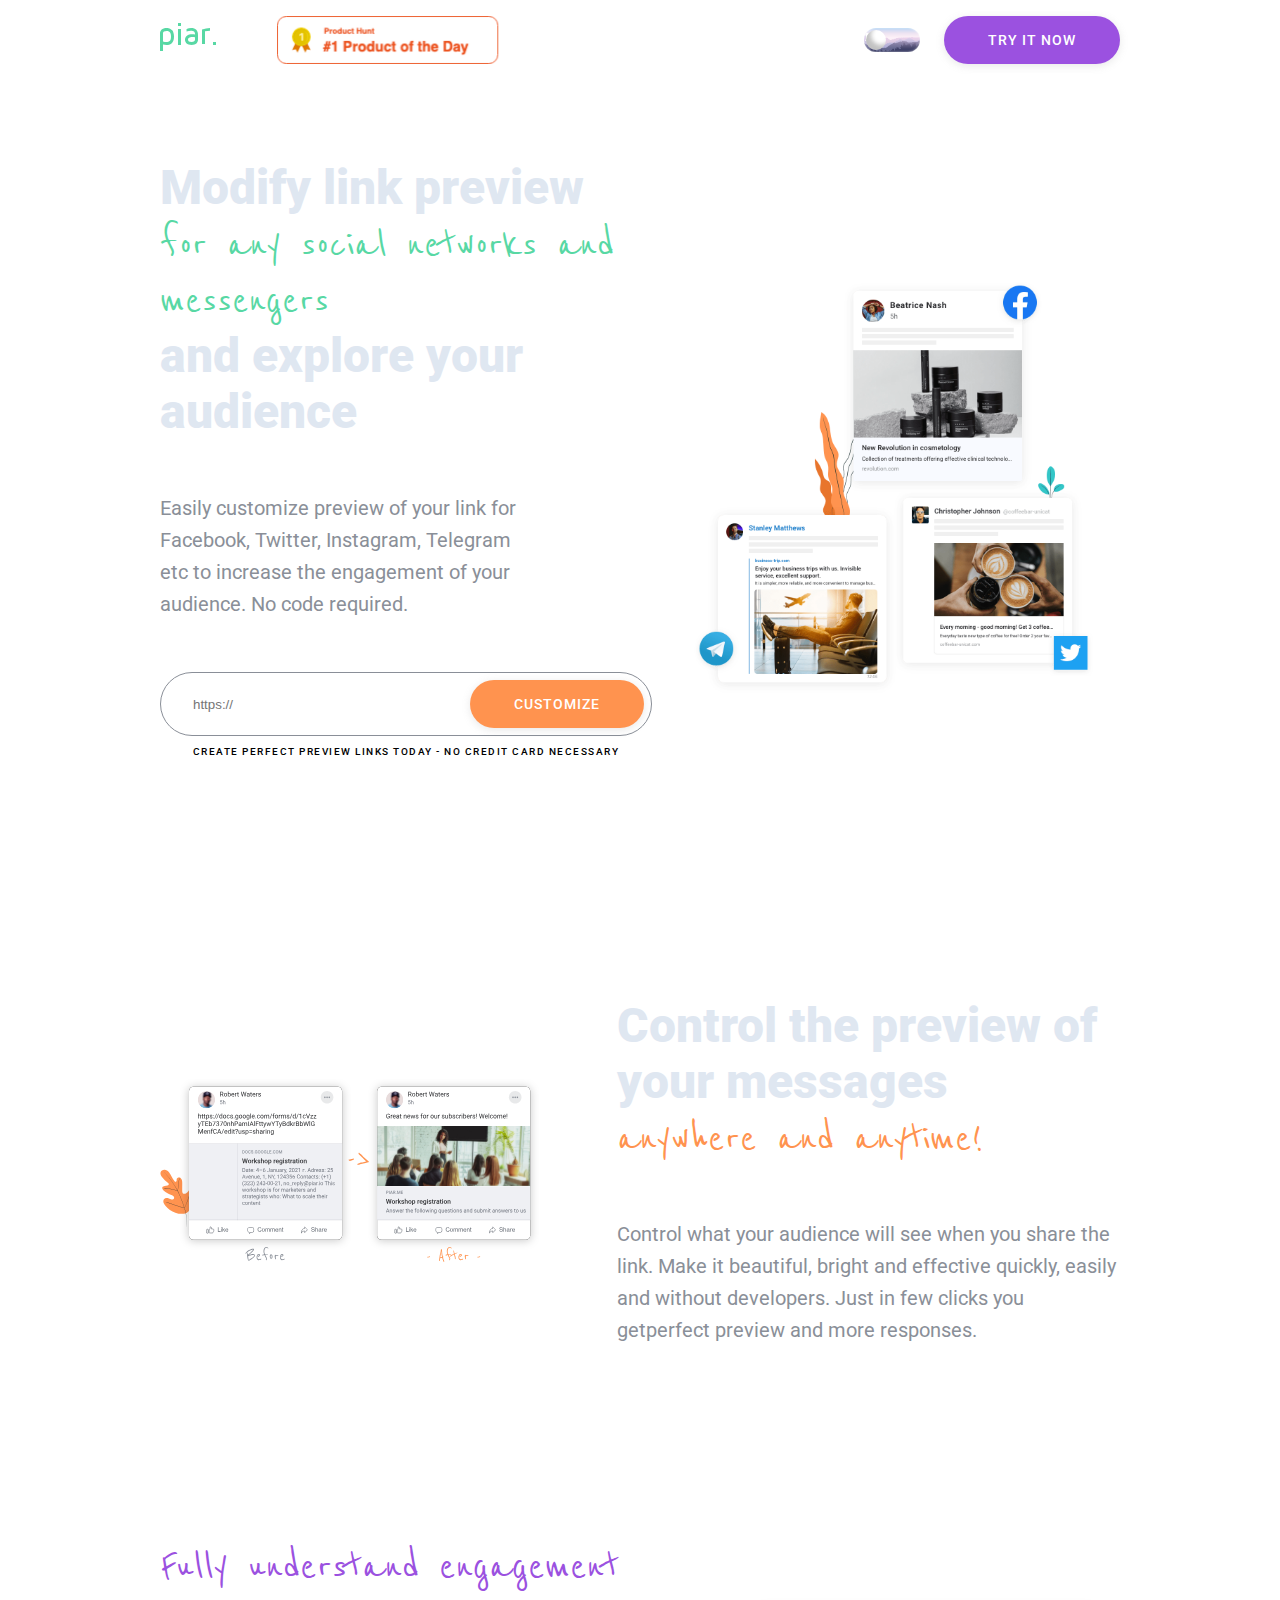
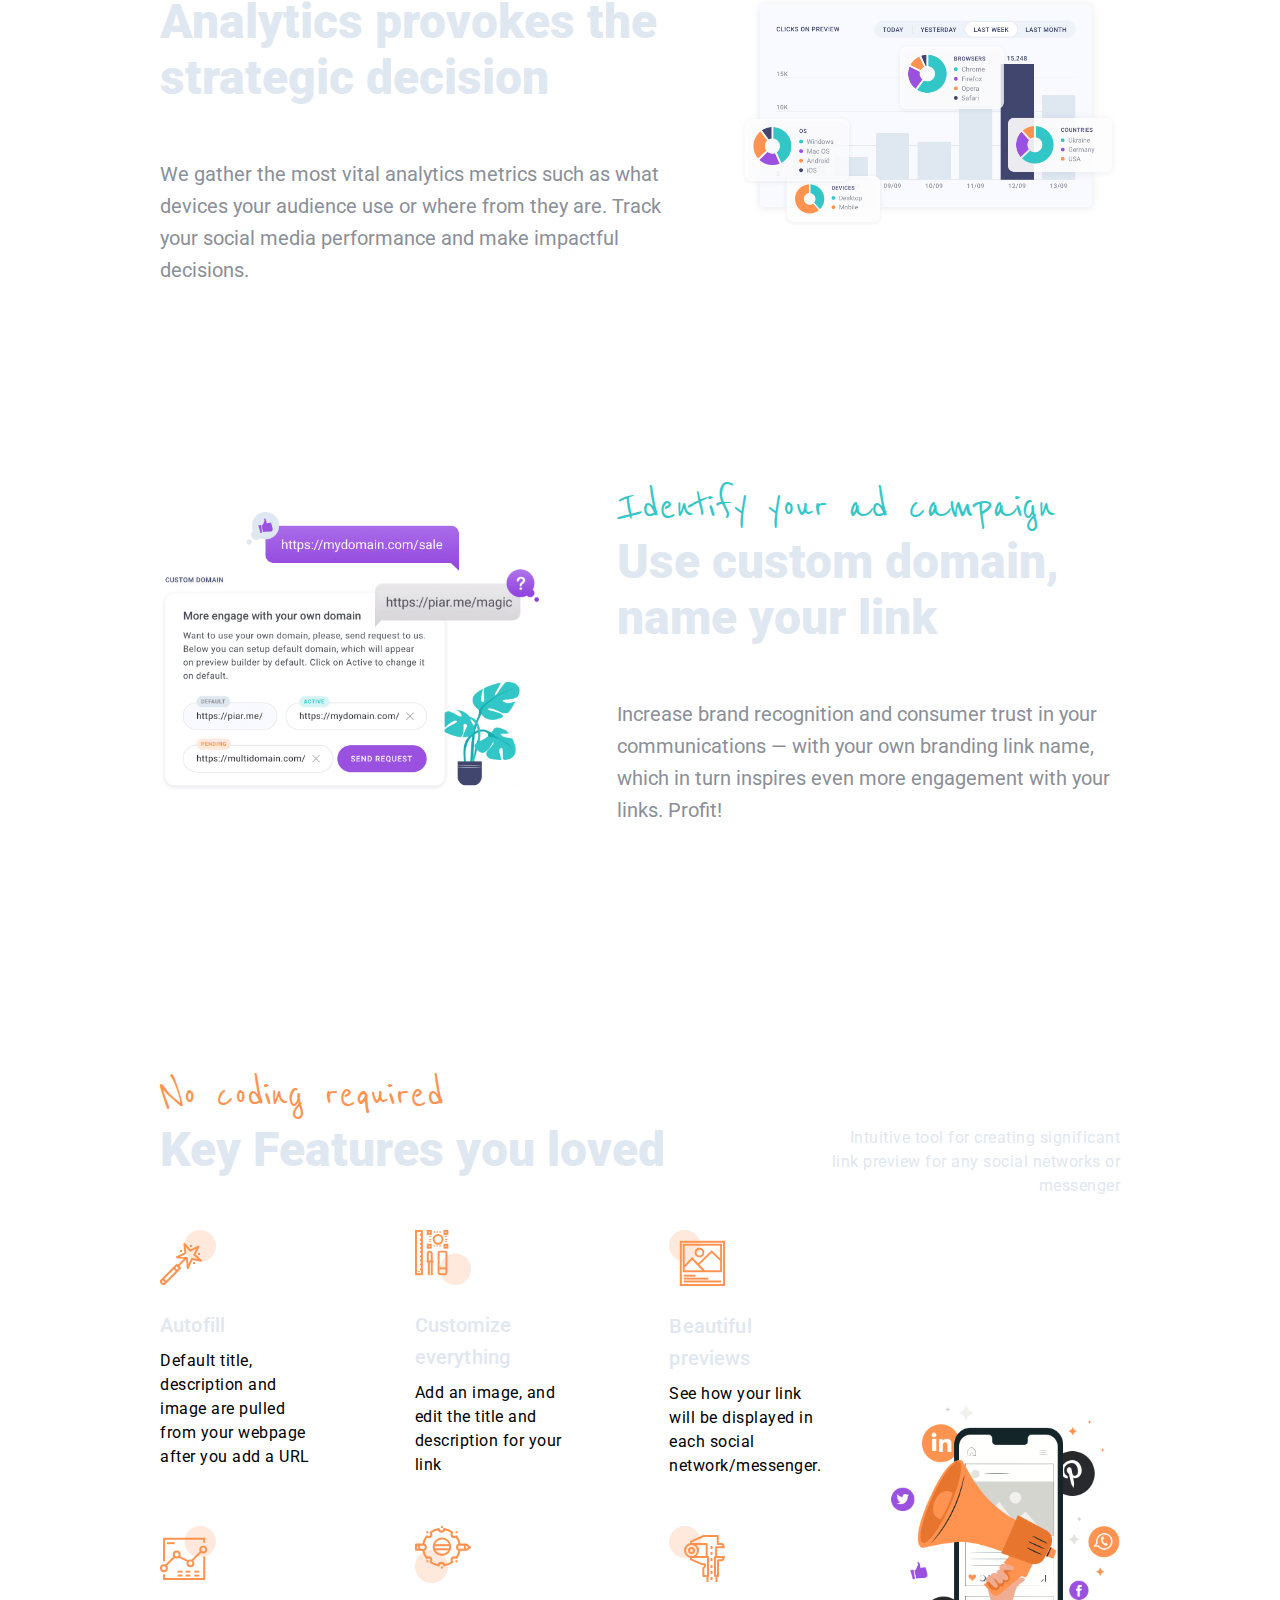
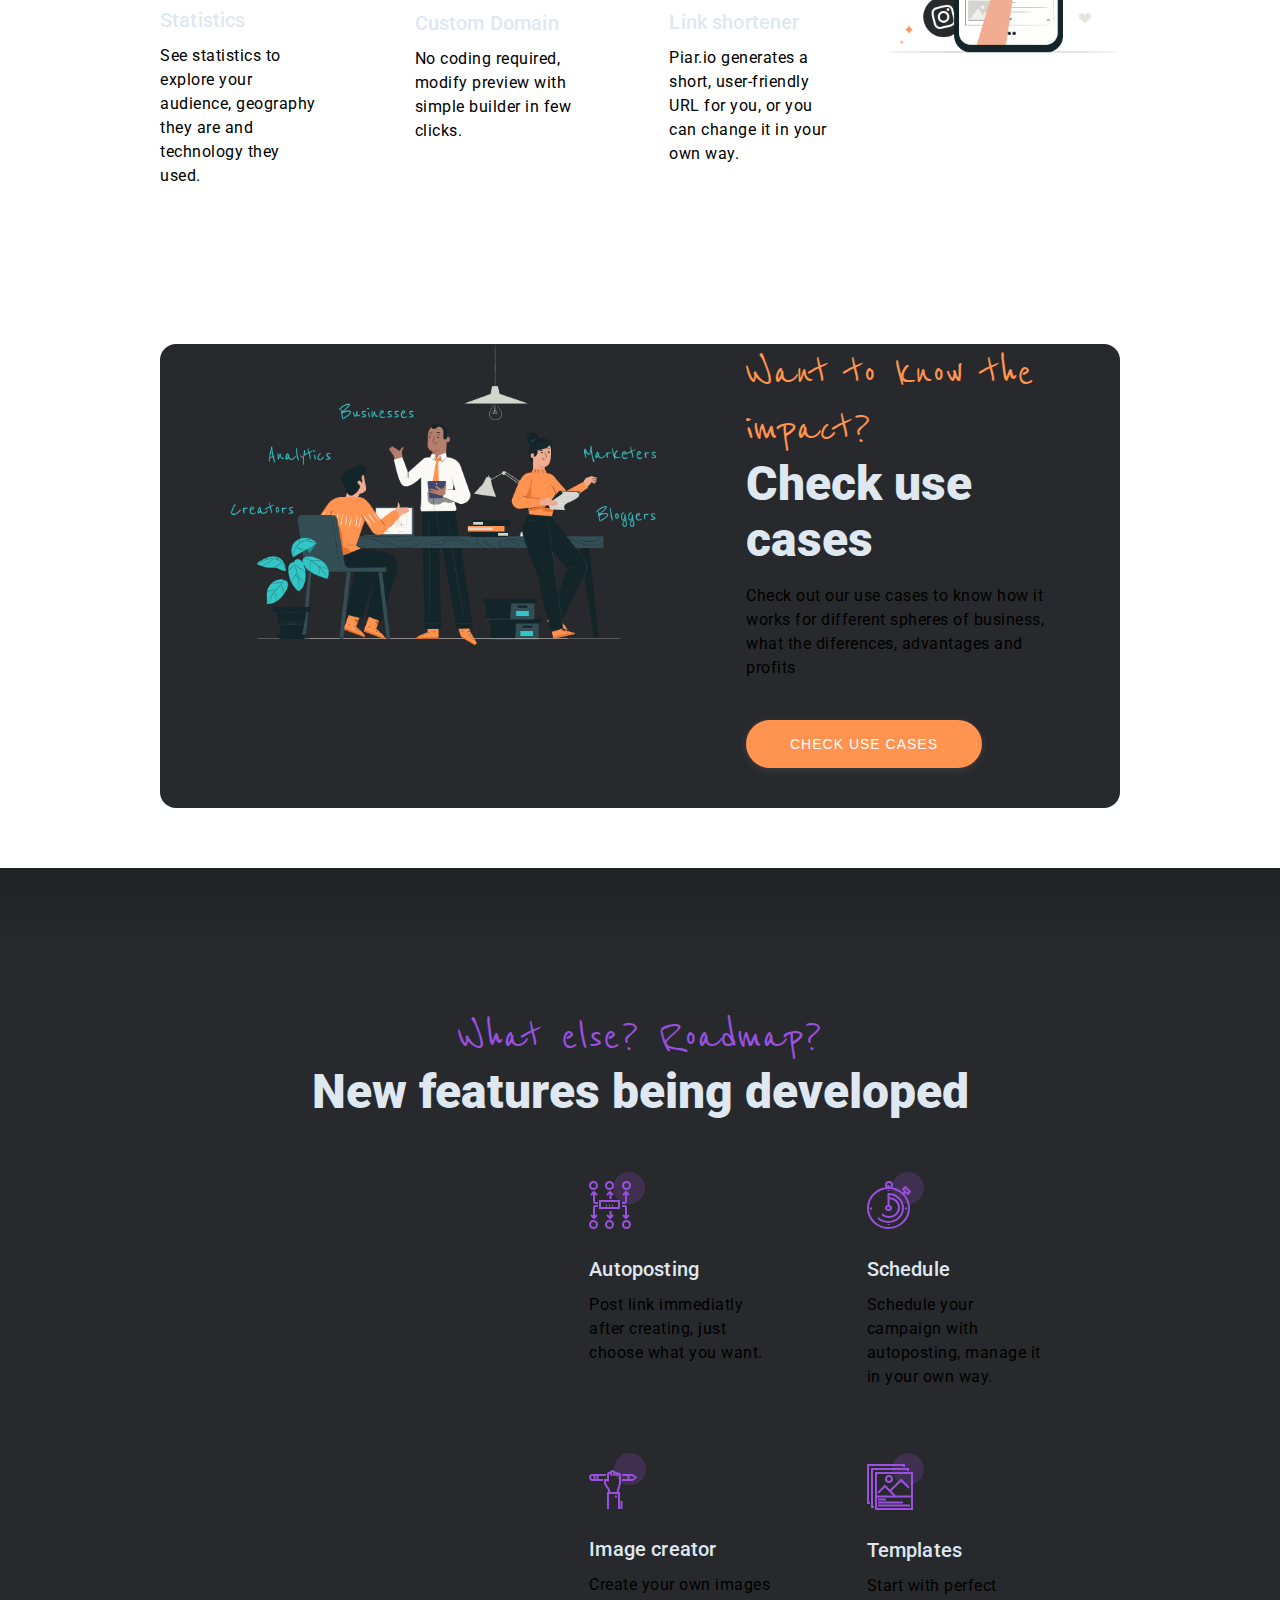
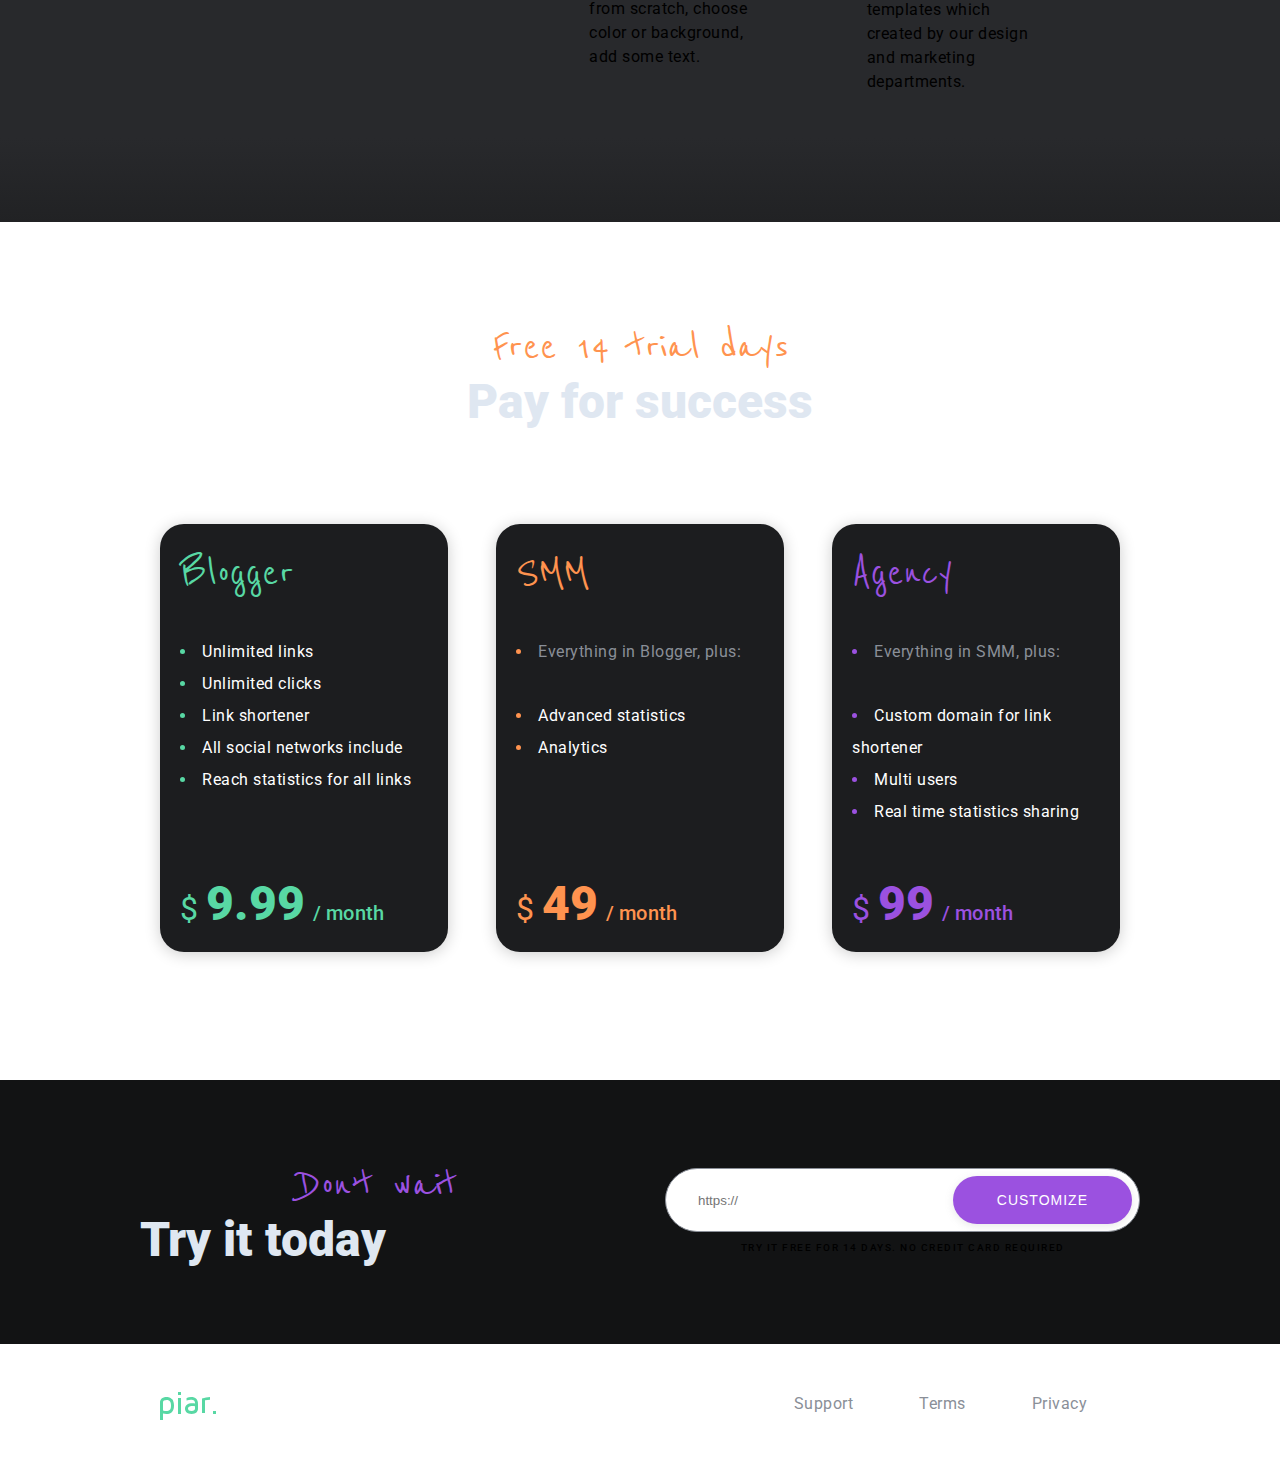
<file: index.html>
<!DOCTYPE html>
<html lang="en">
<head>
  <meta charset="UTF-8">
  <meta name="viewport" content="width=device-width, initial-scale=1.0">
  <title>Piar</title>
  <meta name="Piar" content="Easily customize preview of your link for Facebook, Twitter, Instagram, Telegram etc to increase the engagement of your audience. No code required."/>
  <link href="https://fonts.googleapis.com/css2?family=Reenie+Beanie&display=swap" rel="stylesheet">
  <link rel="stylesheet" href="./css/style.css">
  <link rel="stylesheet" href="./css/style_1440.css">
  <link rel="stylesheet" href="./css/style_1024.css">
  <link rel="stylesheet" href="./css/style_768.css">
  <link href="https://fonts.googleapis.com/css2?family=Reenie+Beanie&display=swap" rel="stylesheet">
  <link href="https://fonts.googleapis.com/css2?family=Reenie+Beanie&family=Roboto:wght@400;500;900&display=swap" rel="stylesheet">
  <link rel="apple-touch-icon" sizes="180x180" href="/img/favicon/">
  <link rel="icon" type="image/png" sizes="32x32" href="/img/favicon/favicon-32x32.png">
  <link rel="icon" type="image/png" sizes="16x16" href="/img/favicon/favicon-16x16.png">
  <link rel="manifest" href="/img/favicon/site.webmanifest">
  <link rel="mask-icon" href="/img/favicon/safari-pinned-tab.svg" color="#5bbad5">
  <meta name="msapplication-TileColor" content="#da532c">
  <meta name="theme-color" content="#ffffff">
  <link rel="stylesheet" href="./libs/font-awesome-4.7.0/css/font-awesome.min.css">
  <meta name="google-site-verification" content="AnuAUTEMCW9qEpk6Dcef-LfuNB17b5WG0xlXiTTq3j4" />
</head>
<body>
  <header class="header" id="piario">
    <div class="container">
      <div class="head">
        <div class="head__pic">
          <a href="/index.html"><svg class="head__pic-logo" aria-label="logotype" width="77" height="28" viewBox="0 0 77 28" fill="none" xmlns="http://www.w3.org/2000/svg">
          <path class="head__pic-logo-1" fill-rule="evenodd" clip-rule="evenodd" d="M21 3V0H18V3H21ZM3.00457 21.5046V28H0V10.3027C0 9.94814 0.0319635 9.59624 0.0958904 9.24702C0.159817 8.8978 0.322298 8.45457 0.583333 7.91731C0.844368 7.38005 1.19863 6.90726 1.64612 6.49895C2.09361 6.09063 2.76484 5.73873 3.65982 5.44324C4.55479 5.14775 5.59361 5 6.77626 5C7.38356 5 7.97755 5.05373 8.55822 5.16118C9.13889 5.26863 9.77283 5.51039 10.46 5.88648C11.1473 6.26256 11.7412 6.75146 12.242 7.35319C12.7428 7.95492 13.161 8.8011 13.4966 9.89173C13.8322 10.9824 14 12.2422 14 13.6713C14 15.3046 13.7789 16.6988 13.3368 17.8539C12.8946 19.009 12.2846 19.8659 11.5068 20.4247C10.7291 20.9834 9.93798 21.3837 9.13356 21.6254C8.32915 21.8672 7.44216 21.9881 6.4726 21.9881C5.26865 21.9881 4.11263 21.8269 3.00457 21.5046ZM3 18.3753C4.13067 18.7918 5.288 19 6.472 19C7.144 19 7.71733 18.9391 8.192 18.8172C8.66667 18.6953 9.13333 18.4617 9.592 18.1163C10.0507 17.771 10.4 17.2301 10.64 16.4938C10.88 15.7574 11 14.8255 11 13.6981C11 12.4894 10.88 11.4864 10.64 10.6891C10.4 9.89174 10.056 9.31025 9.608 8.9446C9.16 8.57895 8.71733 8.3301 8.28 8.19806C7.84267 8.06602 7.34133 8 6.776 8C4.25867 8 3 8.77701 3 10.331V18.3753ZM21 6V22H18V6H21ZM31.5607 22C32.6745 22 33.6565 21.8521 34.507 21.5565C35.3575 21.2608 35.9953 20.9086 36.4206 20.5C36.8458 20.0914 37.1824 19.6129 37.4305 19.0645C37.6785 18.5161 37.8355 18.0672 37.9013 17.7177C37.9671 17.3683 38 17.0161 38 16.6613V11.9032C38 9.67742 37.4128 7.97043 36.2383 6.78226C35.0639 5.59409 33.3984 5 31.2418 5C29.5814 5 28.0171 5.2957 26.5491 5.8871V8.46774C28.0678 7.91935 29.5004 7.64516 30.847 7.64516C32.3353 7.64516 33.406 7.94624 34.059 8.54839C34.712 9.15054 35.0689 10.1452 35.1297 11.5323C34.2185 11.4032 33.2769 11.3387 32.3049 11.3387C30.0269 11.3387 28.2399 11.7984 26.9439 12.7177C25.648 13.6371 25 14.914 25 16.5484C25 16.9032 25.0304 17.2634 25.0911 17.629C25.1519 17.9946 25.3113 18.457 25.5695 19.0161C25.8277 19.5753 26.1745 20.0591 26.6098 20.4677C27.0452 20.8763 27.6931 21.2339 28.5537 21.5403C29.4143 21.8468 30.4167 22 31.5607 22ZM31.58 19H31.6237C33.8746 19 35 18.1956 35 16.5867V14.1879C34.2821 14.0723 33.4186 14.0096 32.4096 14C32.0118 14 31.5946 14.0361 31.158 14.1084C30.7214 14.1806 30.2509 14.2938 29.7464 14.448C29.2419 14.6021 28.8247 14.8574 28.4948 15.2139C28.1649 15.5703 28 15.9942 28 16.4855C28 18.1618 29.1933 19 31.58 19ZM45.0201 21V8.31407C46.7122 7.89274 48.3722 7.6718 50 7.65125V5C47.4083 5 44.7416 5.52408 42 6.57225V21H45.0201ZM53 19H56V22H53V19Z" fill="#58D8A4"/>
          <path class="head__pic-logo-2" fill-rule="evenodd" clip-rule="evenodd" d="M69 2V5H66V2H69ZM69 18.9878V21.9894C68.8357 21.9965 68.6691 22 68.5 22C67.598 22 66.7647 21.8994 66 21.6982V18.4981C66.2599 18.6423 66.5215 18.7485 66.7846 18.8167C67.2564 18.9389 67.8282 19 68.5 19C68.6733 19 68.84 18.9959 69 18.9878ZM69 18.9878C69.4602 18.9644 69.8653 18.9074 70.2154 18.8167C70.6872 18.6944 71.1538 18.45 71.6154 18.0833C72.0769 17.7167 72.4231 17.1539 72.6538 16.3951C72.8846 15.6363 73 14.6713 73 13.5C73 12.3287 72.8846 11.3637 72.6538 10.6049C72.4231 9.84606 72.0769 9.28333 71.6154 8.91667C71.1538 8.55 70.6872 8.30556 70.2154 8.18333C69.7436 8.06111 69.1718 8 68.5 8C67.8282 8 67.2564 8.06111 66.7846 8.18333C66.3128 8.30556 65.8462 8.55 65.3846 8.91667C64.9231 9.28333 64.5744 9.84861 64.3385 10.6125C64.1128 11.3662 64 12.3287 64 13.5C64 14.6713 64.1154 15.6363 64.3462 16.3951C64.5769 17.1539 64.9231 17.7167 65.3846 18.0833C65.5887 18.2455 65.7939 18.3838 66 18.4981V10H69V18.9878ZM66 21.6982V23H69V21.9894C69.7689 21.9563 70.4849 21.8458 71.148 21.6578C71.9528 21.4297 72.7394 21.0418 73.5078 20.4943C74.2762 19.9468 74.8837 19.1229 75.3302 18.0228C75.7767 16.9227 76 15.5817 76 14C76 12.4183 75.7767 11.0773 75.3302 9.97719C74.8837 8.87706 74.2762 8.05323 73.5078 7.5057C72.7394 6.95817 71.9528 6.57034 71.148 6.34221C70.3432 6.11407 69.4605 6 68.5 6C67.5395 6 66.6568 6.11407 65.852 6.34221C65.0472 6.57034 64.2606 6.95817 63.4922 7.5057C62.7238 8.05323 62.1163 8.87706 61.6698 9.97719C61.2233 11.0773 61 12.4183 61 14C61 15.5817 61.2233 16.9252 61.6698 18.0304C62.1163 19.1255 62.7238 19.9468 63.4922 20.4943C64.2606 21.0418 65.0472 21.4297 65.852 21.6578C65.9011 21.6717 65.9504 21.6852 66 21.6982Z" fill="white"/>
          </svg></a>
          <a href="https://www.producthunt.com/" target="_blank"><img class="head__pic-PH" src="./img/ProductHunt1.png" alt="product hunt desk" width="222"></a>
        </div>
        <nav class="head__nav">
          <ul class="head__list">
            <li class="head__item"><a class="js-scroll" href="#use-cases">Use cases</a></li>
            <li class="head__item"><a class="js-scroll" href="#features">Features</a></li>
            <li class="head__item"><a class="js-scroll" href="#pricing">Pricing</a></li>
          </ul>
          <div class="head__switch">
            <label class="visually-hidden" for="switch">switch</label>
            <input type="checkbox" name="checkbox" class="switch" id="switch">
          </div>
          <a class="head__btn" href="#!">Try it now</a>
        </nav>
      </div>
    </div>
  </header>
  
  <main class="main">
    <a class="fixed-btn" href="#!">Try it now</a>
    <a class="back-top" id="back-top" title="up" href="!#"><i class="fa fa-arrow-circle-o-up" aria-hidden="true"></i></a>
    <div class="intro">
      <div class="container">
        <div class="intro__wrap">
          <div class="intro__left">
            <h1 class="h1">Modify link preview <span class="decoration-text">for any social networks and messengers</span> and explore your audience</h1>
            <p class="intro__desc text-lg">Easily customize preview of your link for Facebook, Twitter, Instagram, Telegram etc to increase the engagement of your audience. No code required.</p>
            <div class="intro__form input">
              <form action="#">
                <label class="visually-hidden" for="url">https://</label>
                  <input type="url" name="url" placeholder="https://" id="url">
                <div class="intro__form-btn" >
                  <a class="intro__btn" href="#!">Customize</a>
                </div>
              </form>
              <p>Create perfect preview links Today - No Credit Card Necessary</p>
            </div>
          </div>
          <div class="intro__right">
            <img class="intro__pic" src="./img/intro_pic.png" alt="preview of your link for Facebook, Twitter, Telegram" width="200" loading='lazy'>
          </div>
        </div>
      </div>
    </div>
    <div class="benefits">
      <div class="container">
        <div class="benefits__group">
          <div class="benefits__info">
            <h2 class="h2">Control the preview of your messages <span class="decoration-text">anywhere and anytime!</span></h2>
            <p class="text-lg">Control what your audience will see when you share the link. Make it beautiful, bright and effective quickly, easily and without developers. Just in few clicks you getperfect preview and more responses.</p>
          </div>
          <div class="benefits__pic benefits__pic-reverse">
            <img src="./img/svg/benefit_1.svg" alt="customizing the page before and after" width="200" loading="lazy">
          </div>
        </div>
        <div class="benefits__group">
          <div class="benefits__info">
            <h2 class="h2"><span class="decoration-text">Fully understand engagement</span>Analytics provokes the strategic decision</h2>
            <p class="text-lg">We gather the most vital analytics metrics such as what devices your audience use or where from they are. Track your social media performance and make impactful decisions.</p>
          </div>
          <div class="benefits__pic">
            <img src="./img/benefit_2.png" alt="dashboard analytic everyday" width="200" loading="lazy">
          </div>
        </div>
        <div class="benefits__group">
          <div class="benefits__info">
            <h2 class="h2"><span class="decoration-text">Identify your ad campaign</span>Use custom domain, name your link</h2>
            <p class="text-lg">Increase brand recognition and consumer trust in your communications — with your own branding link name, which in turn inspires even more engagement with your links. Profit!</p>
          </div>
          <div class="benefits__pic benefits__pic-reverse">
            <img src="./img/benefit_3.png" alt="changing the current domain" width="200" loading="lazy">
          </div>
        </div>
      </div>
    </div>
    <div class="features" id="features">
      <div class="container">
        <div class="features__wrap">
          <div class="features__left">
          <h2 class="features__title"><span class="decoration-text">No coding required</span>Key Features you loved</h2>
          <div class="features__tools">
            <div class="features__tool">
              <div class="features__tool-pic">
                <img src="./img/svg/features-1.svg" alt="icon autofill" width="56" loading='lazy' >
              </div>
              <h3 class="h3 features__tool-title">Autofill</h3>
              <p class="featuers__tool-desc">Default title, description and image are pulled from your webpage after you add a URL</p>
            </div>
            <div class="features__tool">
              <div class="features__tool-pic">
                <img src="./img/svg/features-2.svg" alt="icon autofill" width="56" loading='lazy' >
              </div>
              <h3 class="h3 features__tool-title">Customize everything</h3>
              <p class="featuers__tool-desc">Add an image, and edit the title and description for your link</p>
            </div>
            <div class="features__tool">
              <div class="features__tool-pic">
                <img src="./img/svg/features-3.svg" alt="icon autofill" width="56" loading='lazy' >
              </div>
              <h3 class="h3 features__tool-title">Beautiful previews</h3>
              <p class="featuers__tool-desc">See how your link will be displayed in each social network/messenger.</p>
            </div>
            <div class="features__tool">
              <div class="features__tool-pic">
                <img src="./img/svg/features-4.svg" alt="icon autofill" width="56" loading='lazy' >
              </div>
              <h3 class="h3 features__tool-title">Statistics</h3>
              <p class="featuers__tool-desc">See statistics to explore your audience, geography they are and technology they used.</p>
            </div>
            <div class="features__tool">
              <div class="features__tool-pic">
                <img src="./img/svg/features-5.svg" alt="icon autofill" width="56" loading='lazy' >
              </div>
              <h3 class="h3 features__tool-title">Custom Domain</h3>
              <p class="featuers__tool-desc">No coding required, modify preview with simple builder in few clicks.</p>
            </div>
            <div class="features__tool">
              <div class="features__tool-pic">
                <img src="./img/svg/features-6.svg" alt="icon autofill" width="56" loading='lazy' >
              </div>
              <h3 class="h3 features__tool-title">Link shortener</h3>
              <p class="featuers__tool-desc">Piar.io generates a short, user-friendly URL for you, or you can change it in your own way.</p>
            </div>
          </div>
          </div>
          <div class="features__right">
            <p class="features__right-desc">Intuitive tool for creating significant link preview for any social networks or messenger</p>
            <div class="features__right-pic">
              <img class="features__right-pic" src="./img/features.png" alt="megaphone for applications" width="200" loading="lazy">
            </div>
          </div>
        </div>
      </div>
    </div>
    <div class="impact" id="use-cases">
      <div class="container">
        <div class="impact__wrap">
          <img class="impact_pic" src="./img/impact.png" alt="Check use cases" width="200" loading="lazy">
          <div class="impact__info">
            <h2 class="h2"><span class="decoration-text">Want to know the impact?</span>Check use cases</h2>
            <p>Check out our use cases to know how it works for different spheres of business, what the diferences, advantages and profits</p>
            <button class="impact__btn">Check use cases</button>
          </div>
        </div>
      </div>
    </div>
    <section class="development">
      <div class="container">
        <h2 class="h2 development__title"><span class="decoration-text">What else? Roadmap?</span>New features being developed</h2>
        <div class="development__wrap">
          <div class="development__pic">
            <img src="./img/development.png" alt="developer man" width="200" loading="lazy">
          </div>
          <div class="development__map">
            <div class="development__item">
              <div class="development__item-icon">
                <img src="./img/svg/developer_icon-1.svg" alt="icon">
              </div>
              <h3 class="development__item-title">Autoposting</h3>
              <p>Post link immediatly after creating, just choose what you want.</p>
            </div>
            <div class="development__item">
              <div class="development__item-icon">
                <img src="./img/svg/developer_icon-2.svg" alt="icon">
              </div>
              <h3 class="development__item-title">Schedule</h3>
              <p>Schedule your campaign with autoposting, manage it in your own way.</p>
            </div>
            <div class="development__item">
              <div class="development__item-icon">
                <img src="./img/svg/developer_icon-3.svg" alt="icon">
              </div>
              <h3 class="development__item-title">Image creator</h3>
              <p>Create your own images from scratch, choose color or background, add some text.</p>
            </div>
            <div class="development__item">
              <div class="development__item-icon">
                <img src="./img/svg/developer_icon-4.svg" alt="icon">
              </div>
              <h3 class="development__item-title">Templates</h3>
              <p>Start with perfect templates which created by our design and marketing departments.</p>
            </div>
          </div>
        </div>
      </div>
    </section>
    <section class="pricing" id="pricing">
      <div class="container">
        <div class="pricing__wrap">
          <h2 class="h2"><span class="decoration-text">Free 14 trial days</span>Pay for success</h2>
          <div class="pricing__select">
<!--             <span class="decoration-text">- Monthly -</span>
            <input class="pricing__switch" type="checkbox">
            <span class="decoration-text">Annualy -20%</span> -->
          </div>
          <div class="pricing__tariffs">
            <div class="pricing__tariff">
              <div class="pricing__tariff-title">
                <span class="decoration-text">Blogger</span>
                <button class="pricing__btn">Try it</button>
              </div>
              <ul  class="pricing__tariff-list">
                <li>Unlimited links</li>
                <li>Unlimited clicks</li>
                <li>Link shortener</li>
                <li>All social networks include</li>
                <li>Reach statistics for all links</li>
              </ul>
              <div class="pricing__tariff-price"><span class="currency">$</span><span class="price">9.99</span><span class="period">/ month</span></div>
            </div>
            <div class="pricing__tariff">
              <div class="pricing__tariff-title">
                <span class="decoration-text">SMM</span>
                <button class="pricing__btn">Try it</button>
              </div>
              <ul class="pricing__tariff-list">
                <li>Everything in Blogger, plus:</li>
                <li>Advanced statistics</li>
                <li>Analytics</li>
              </ul>
              <div class="pricing__tariff-price"><span class="currency">$</span><span class="price">49</span><span class="period">/ month</span></div>
            </div>
            <div class="pricing__tariff">
              <div class="pricing__tariff-title">
                <span class="decoration-text">Agency</span>
                <button class="pricing__btn">Try it</button>
              </div>
              <ul class="pricing__tariff-list">
                <li>Everything in SMM, plus:</li>
                <li>Custom domain for link shortener</li>
                <li>Multi users</li>
                <li>Real time statistics sharing</li>
              </ul>
              <div class="pricing__tariff-price"><span class="currency">$</span><span class="price">99</span><span class="period">/ month</span></div>
            </div>
          </div>
        </div>
      </div>
    </section>
    <div class="subscription">
      <div class="subscription__wrap">
        <div class="subscription__text">
          <h2 class="h2"><span class="decoration-text">Don’t wait</span>Try it today</h2>
        </div>
        <div class="subscription__form input">
            <form>
              <label class="visually-hidden" for="subscription-url">https://</label>
              <input type="url" name="url" placeholder="https://" id="subscription-url">
              <div class="subscription__form-btn" >
                <button class="subscription__btn" type="submit" >Customize</button>
              </div>
            </form>
          <p>Try it free for 14 days. No Credit Card required</p>
        </div>
      </div>
    </div>
    <div class="null"></div>
  </main>
  
  <footer class="footer">
    <div class="container">
      <div class="footer__wrap">
        <div class="footer__logo">
          <a class="js-scroll" href="#piario"> <svg class="footer__pic-logo" aria-label="logotype" width="77" height="28" viewBox="0 0 77 28" fill="none" xmlns="http://www.w3.org/2000/svg">
              <path class="footer__pic-logo-1" fill-rule="evenodd" clip-rule="evenodd" d="M21 3V0H18V3H21ZM3.00457 21.5046V28H0V10.3027C0 9.94814 0.0319635 9.59624 0.0958904 9.24702C0.159817 8.8978 0.322298 8.45457 0.583333 7.91731C0.844368 7.38005 1.19863 6.90726 1.64612 6.49895C2.09361 6.09063 2.76484 5.73873 3.65982 5.44324C4.55479 5.14775 5.59361 5 6.77626 5C7.38356 5 7.97755 5.05373 8.55822 5.16118C9.13889 5.26863 9.77283 5.51039 10.46 5.88648C11.1473 6.26256 11.7412 6.75146 12.242 7.35319C12.7428 7.95492 13.161 8.8011 13.4966 9.89173C13.8322 10.9824 14 12.2422 14 13.6713C14 15.3046 13.7789 16.6988 13.3368 17.8539C12.8946 19.009 12.2846 19.8659 11.5068 20.4247C10.7291 20.9834 9.93798 21.3837 9.13356 21.6254C8.32915 21.8672 7.44216 21.9881 6.4726 21.9881C5.26865 21.9881 4.11263 21.8269 3.00457 21.5046ZM3 18.3753C4.13067 18.7918 5.288 19 6.472 19C7.144 19 7.71733 18.9391 8.192 18.8172C8.66667 18.6953 9.13333 18.4617 9.592 18.1163C10.0507 17.771 10.4 17.2301 10.64 16.4938C10.88 15.7574 11 14.8255 11 13.6981C11 12.4894 10.88 11.4864 10.64 10.6891C10.4 9.89174 10.056 9.31025 9.608 8.9446C9.16 8.57895 8.71733 8.3301 8.28 8.19806C7.84267 8.06602 7.34133 8 6.776 8C4.25867 8 3 8.77701 3 10.331V18.3753ZM21 6V22H18V6H21ZM31.5607 22C32.6745 22 33.6565 21.8521 34.507 21.5565C35.3575 21.2608 35.9953 20.9086 36.4206 20.5C36.8458 20.0914 37.1824 19.6129 37.4305 19.0645C37.6785 18.5161 37.8355 18.0672 37.9013 17.7177C37.9671 17.3683 38 17.0161 38 16.6613V11.9032C38 9.67742 37.4128 7.97043 36.2383 6.78226C35.0639 5.59409 33.3984 5 31.2418 5C29.5814 5 28.0171 5.2957 26.5491 5.8871V8.46774C28.0678 7.91935 29.5004 7.64516 30.847 7.64516C32.3353 7.64516 33.406 7.94624 34.059 8.54839C34.712 9.15054 35.0689 10.1452 35.1297 11.5323C34.2185 11.4032 33.2769 11.3387 32.3049 11.3387C30.0269 11.3387 28.2399 11.7984 26.9439 12.7177C25.648 13.6371 25 14.914 25 16.5484C25 16.9032 25.0304 17.2634 25.0911 17.629C25.1519 17.9946 25.3113 18.457 25.5695 19.0161C25.8277 19.5753 26.1745 20.0591 26.6098 20.4677C27.0452 20.8763 27.6931 21.2339 28.5537 21.5403C29.4143 21.8468 30.4167 22 31.5607 22ZM31.58 19H31.6237C33.8746 19 35 18.1956 35 16.5867V14.1879C34.2821 14.0723 33.4186 14.0096 32.4096 14C32.0118 14 31.5946 14.0361 31.158 14.1084C30.7214 14.1806 30.2509 14.2938 29.7464 14.448C29.2419 14.6021 28.8247 14.8574 28.4948 15.2139C28.1649 15.5703 28 15.9942 28 16.4855C28 18.1618 29.1933 19 31.58 19ZM45.0201 21V8.31407C46.7122 7.89274 48.3722 7.6718 50 7.65125V5C47.4083 5 44.7416 5.52408 42 6.57225V21H45.0201ZM53 19H56V22H53V19Z" fill="#58D8A4"/>
              <path class="footer__pic-logo-2" fill-rule="evenodd" clip-rule="evenodd" d="M69 2V5H66V2H69ZM69 18.9878V21.9894C68.8357 21.9965 68.6691 22 68.5 22C67.598 22 66.7647 21.8994 66 21.6982V18.4981C66.2599 18.6423 66.5215 18.7485 66.7846 18.8167C67.2564 18.9389 67.8282 19 68.5 19C68.6733 19 68.84 18.9959 69 18.9878ZM69 18.9878C69.4602 18.9644 69.8653 18.9074 70.2154 18.8167C70.6872 18.6944 71.1538 18.45 71.6154 18.0833C72.0769 17.7167 72.4231 17.1539 72.6538 16.3951C72.8846 15.6363 73 14.6713 73 13.5C73 12.3287 72.8846 11.3637 72.6538 10.6049C72.4231 9.84606 72.0769 9.28333 71.6154 8.91667C71.1538 8.55 70.6872 8.30556 70.2154 8.18333C69.7436 8.06111 69.1718 8 68.5 8C67.8282 8 67.2564 8.06111 66.7846 8.18333C66.3128 8.30556 65.8462 8.55 65.3846 8.91667C64.9231 9.28333 64.5744 9.84861 64.3385 10.6125C64.1128 11.3662 64 12.3287 64 13.5C64 14.6713 64.1154 15.6363 64.3462 16.3951C64.5769 17.1539 64.9231 17.7167 65.3846 18.0833C65.5887 18.2455 65.7939 18.3838 66 18.4981V10H69V18.9878ZM66 21.6982V23H69V21.9894C69.7689 21.9563 70.4849 21.8458 71.148 21.6578C71.9528 21.4297 72.7394 21.0418 73.5078 20.4943C74.2762 19.9468 74.8837 19.1229 75.3302 18.0228C75.7767 16.9227 76 15.5817 76 14C76 12.4183 75.7767 11.0773 75.3302 9.97719C74.8837 8.87706 74.2762 8.05323 73.5078 7.5057C72.7394 6.95817 71.9528 6.57034 71.148 6.34221C70.3432 6.11407 69.4605 6 68.5 6C67.5395 6 66.6568 6.11407 65.852 6.34221C65.0472 6.57034 64.2606 6.95817 63.4922 7.5057C62.7238 8.05323 62.1163 8.87706 61.6698 9.97719C61.2233 11.0773 61 12.4183 61 14C61 15.5817 61.2233 16.9252 61.6698 18.0304C62.1163 19.1255 62.7238 19.9468 63.4922 20.4943C64.2606 21.0418 65.0472 21.4297 65.852 21.6578C65.9011 21.6717 65.9504 21.6852 66 21.6982Z" fill="white"/>
              </svg></a>
        </div>
        <nav class="footer__nav">
          <ul class="footer__list">
            <li class="footer__item"><a href="#!">Support</a></li>
            <li class="footer__item"><a href="/terms.html">Terms</a></li>
            <li class="footer__item"><a href="/privacy.html">Privacy</a></li>
          </ul>
        </nav>
      </div>
    </div>
  </footer>
  <script src="./libs/jquery/jquery-3.5.1.min.js"></script>
  <script src="./js/main.js"></script>
</body>
</html>
</file>
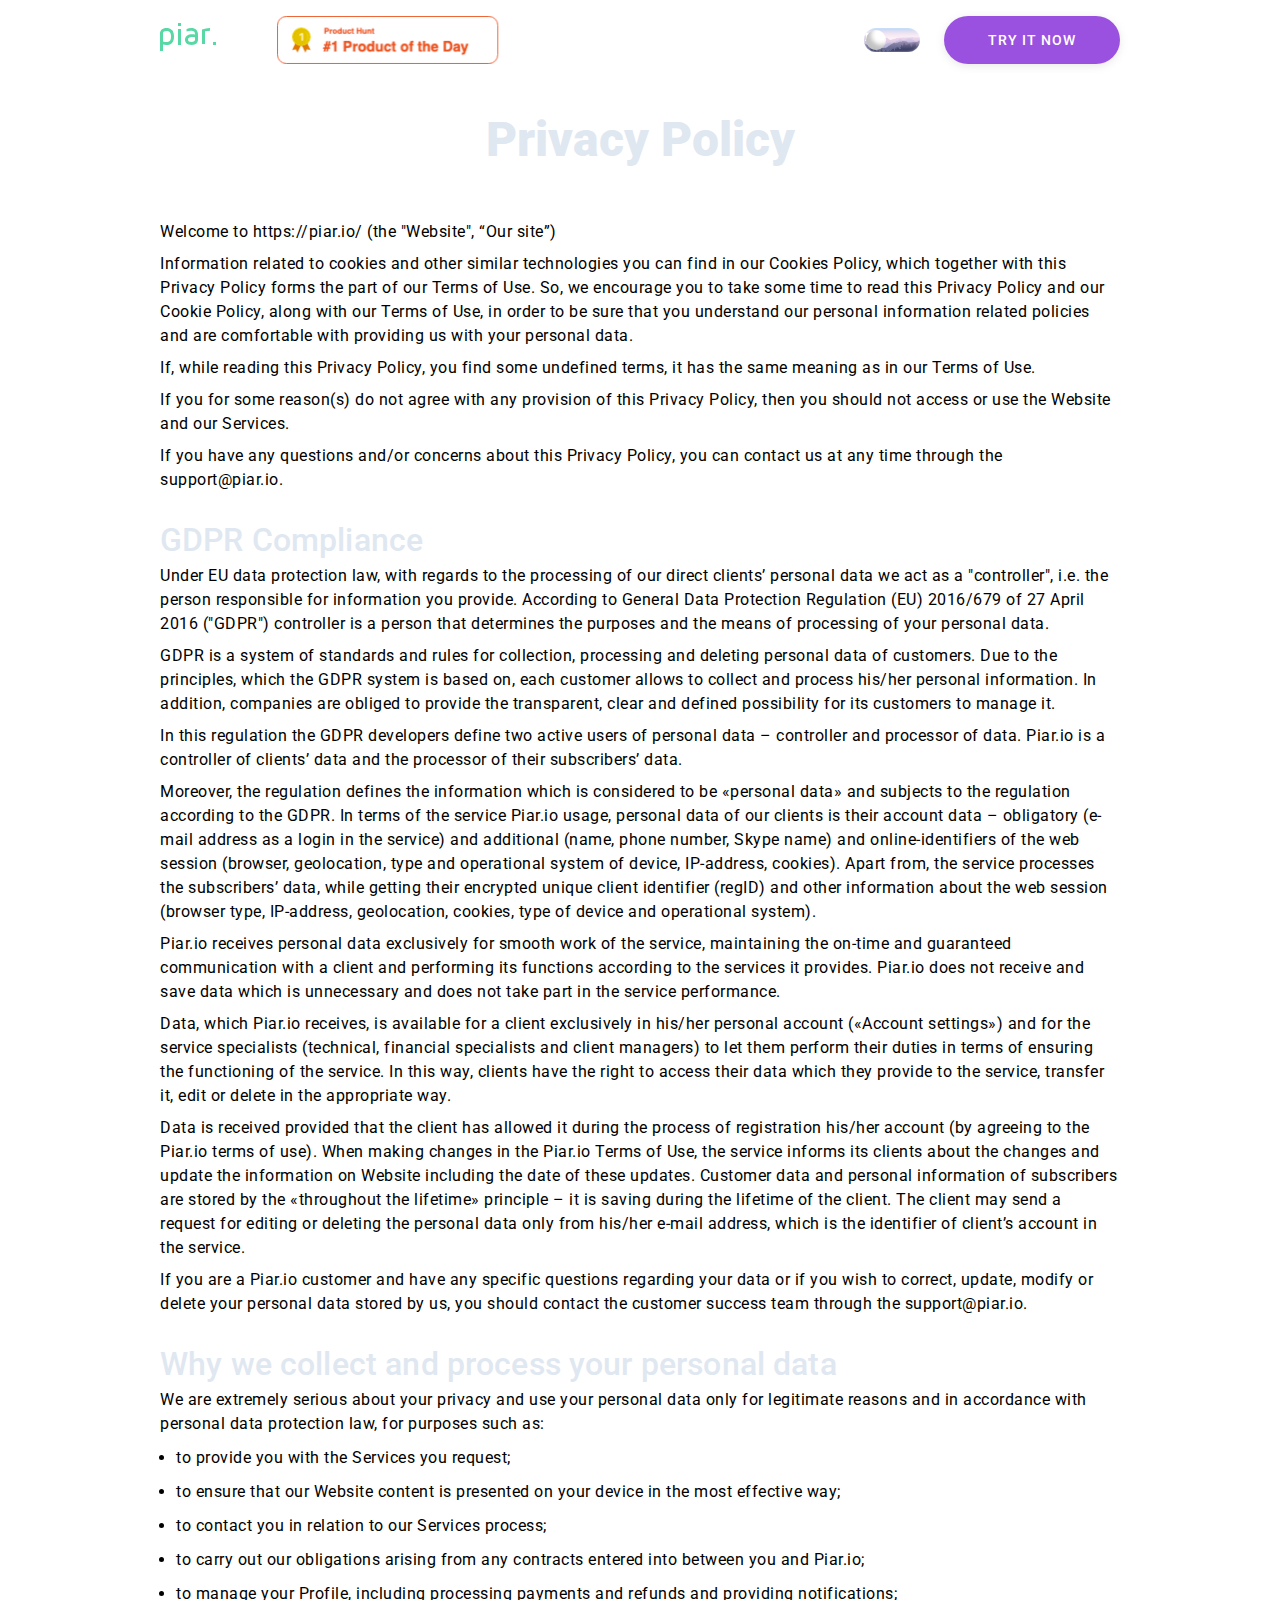
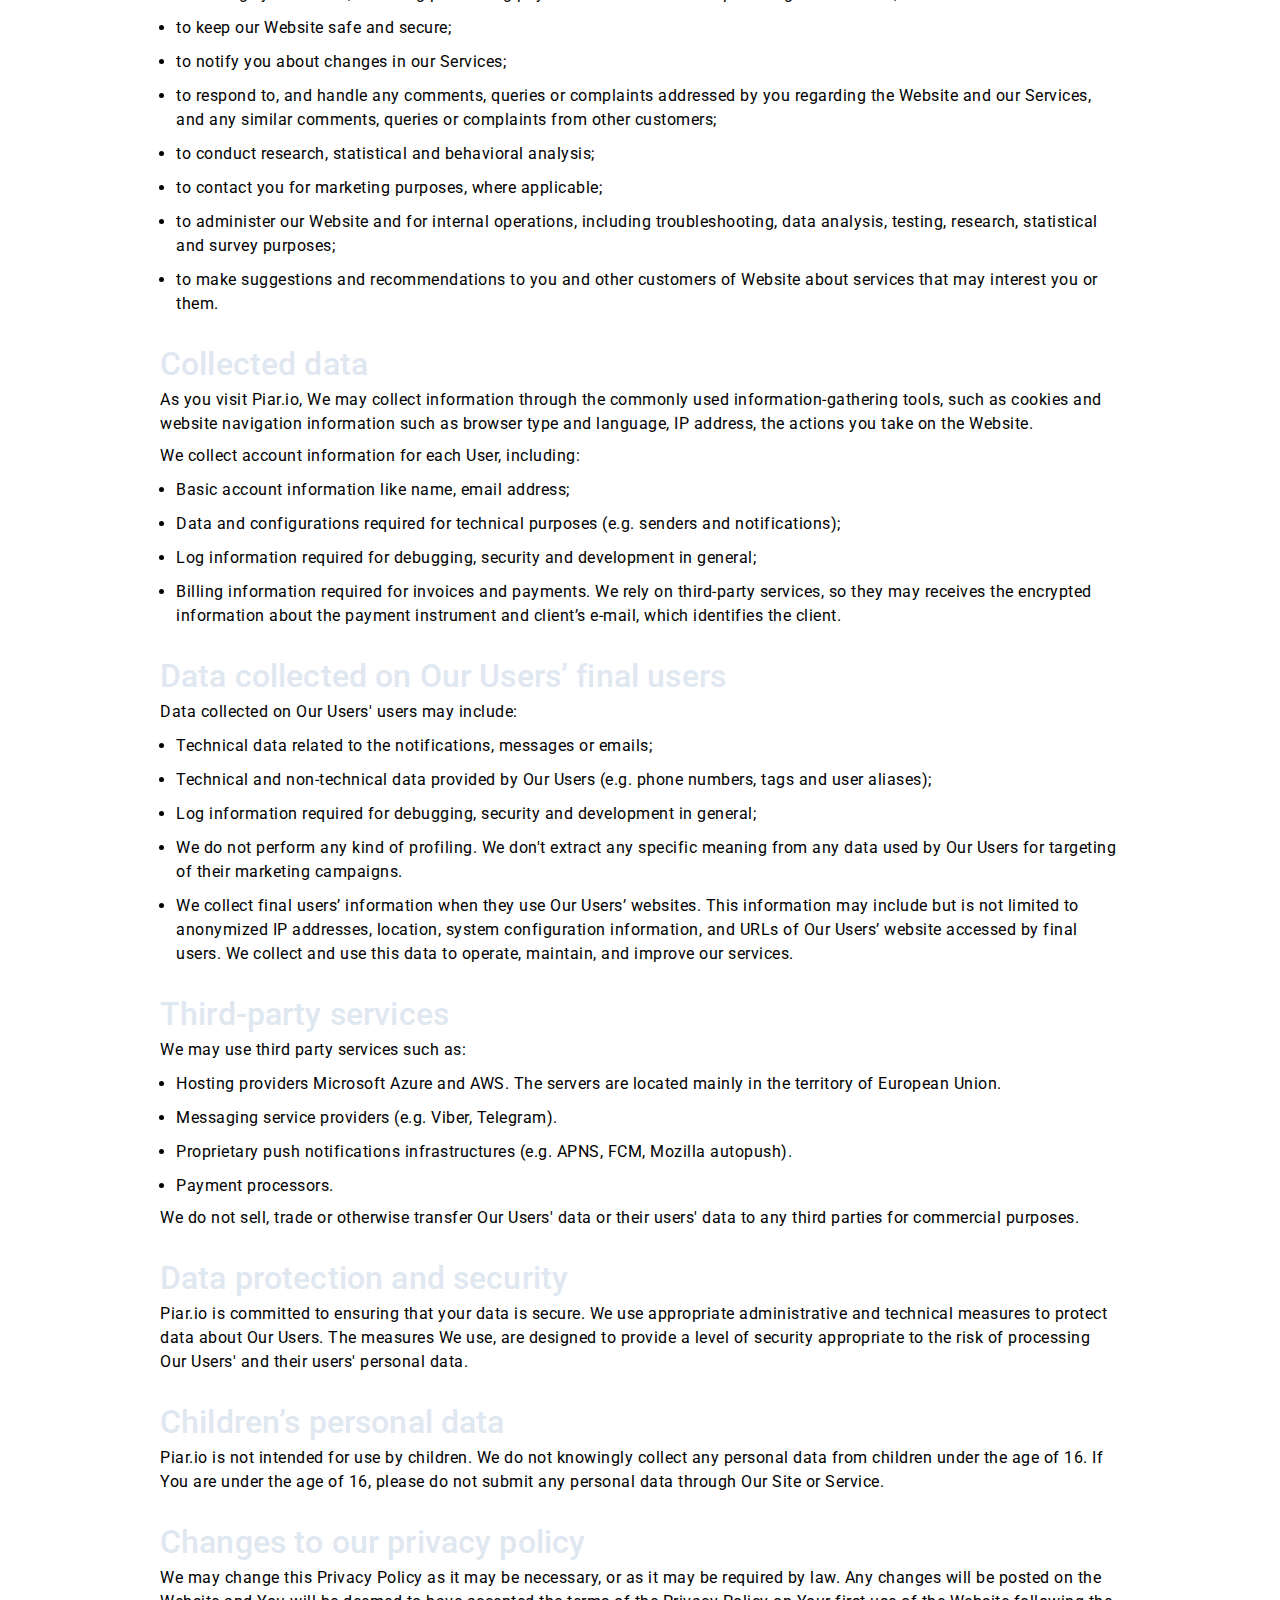
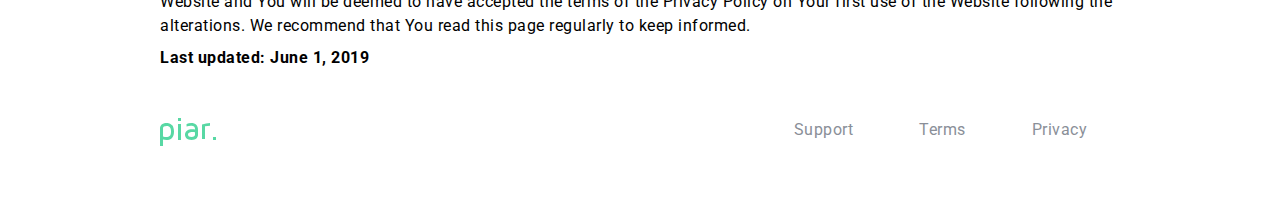
<file: privacy.html>
<!DOCTYPE html>
<html lang="en">
<head>
  <meta charset="UTF-8">
  <meta name="viewport" content="width=device-width, initial-scale=1.0">
  <title>Piar</title>
  <meta name="Piar" content="Easily customize preview of your link for Facebook, Twitter, Instagram, Telegram etc to increase the engagement of your audience. No code required."/>
  <link href="https://fonts.googleapis.com/css2?family=Reenie+Beanie&display=swap" rel="stylesheet">
  <link rel="stylesheet" href="./css/style.css">
  <link rel="stylesheet" href="./css/style_1440.css">
  <link rel="stylesheet" href="./css/style_1024.css">
  <link rel="stylesheet" href="./css/style_768.css">
  <link href="https://fonts.googleapis.com/css2?family=Reenie+Beanie&display=swap" rel="stylesheet">
  <link href="https://fonts.googleapis.com/css2?family=Reenie+Beanie&family=Roboto:wght@400;500;900&display=swap" rel="stylesheet">
  <link rel="apple-touch-icon" sizes="180x180" href="/img/favicon/">
  <link rel="icon" type="image/png" sizes="32x32" href="/img/favicon/favicon-32x32.png">
  <link rel="icon" type="image/png" sizes="16x16" href="/img/favicon/favicon-16x16.png">
  <link rel="manifest" href="/img/favicon/site.webmanifest">
  <link rel="mask-icon" href="/img/favicon/safari-pinned-tab.svg" color="#5bbad5">
  <meta name="msapplication-TileColor" content="#da532c">
  <meta name="theme-color" content="#ffffff">
  <link rel="stylesheet" href="/libs/font-awesome-4.7.0/css/font-awesome.min.css">
</head>
<body>
  <header class="header" id="piario">
    <div class="container">
      <div class="head">
        <div class="head__pic">
          <a href="/index.html"><svg class="head__pic-logo" aria-label="logotype" width="77" height="28" viewBox="0 0 77 28" fill="none" xmlns="http://www.w3.org/2000/svg">
          <path class="head__pic-logo-1" fill-rule="evenodd" clip-rule="evenodd" d="M21 3V0H18V3H21ZM3.00457 21.5046V28H0V10.3027C0 9.94814 0.0319635 9.59624 0.0958904 9.24702C0.159817 8.8978 0.322298 8.45457 0.583333 7.91731C0.844368 7.38005 1.19863 6.90726 1.64612 6.49895C2.09361 6.09063 2.76484 5.73873 3.65982 5.44324C4.55479 5.14775 5.59361 5 6.77626 5C7.38356 5 7.97755 5.05373 8.55822 5.16118C9.13889 5.26863 9.77283 5.51039 10.46 5.88648C11.1473 6.26256 11.7412 6.75146 12.242 7.35319C12.7428 7.95492 13.161 8.8011 13.4966 9.89173C13.8322 10.9824 14 12.2422 14 13.6713C14 15.3046 13.7789 16.6988 13.3368 17.8539C12.8946 19.009 12.2846 19.8659 11.5068 20.4247C10.7291 20.9834 9.93798 21.3837 9.13356 21.6254C8.32915 21.8672 7.44216 21.9881 6.4726 21.9881C5.26865 21.9881 4.11263 21.8269 3.00457 21.5046ZM3 18.3753C4.13067 18.7918 5.288 19 6.472 19C7.144 19 7.71733 18.9391 8.192 18.8172C8.66667 18.6953 9.13333 18.4617 9.592 18.1163C10.0507 17.771 10.4 17.2301 10.64 16.4938C10.88 15.7574 11 14.8255 11 13.6981C11 12.4894 10.88 11.4864 10.64 10.6891C10.4 9.89174 10.056 9.31025 9.608 8.9446C9.16 8.57895 8.71733 8.3301 8.28 8.19806C7.84267 8.06602 7.34133 8 6.776 8C4.25867 8 3 8.77701 3 10.331V18.3753ZM21 6V22H18V6H21ZM31.5607 22C32.6745 22 33.6565 21.8521 34.507 21.5565C35.3575 21.2608 35.9953 20.9086 36.4206 20.5C36.8458 20.0914 37.1824 19.6129 37.4305 19.0645C37.6785 18.5161 37.8355 18.0672 37.9013 17.7177C37.9671 17.3683 38 17.0161 38 16.6613V11.9032C38 9.67742 37.4128 7.97043 36.2383 6.78226C35.0639 5.59409 33.3984 5 31.2418 5C29.5814 5 28.0171 5.2957 26.5491 5.8871V8.46774C28.0678 7.91935 29.5004 7.64516 30.847 7.64516C32.3353 7.64516 33.406 7.94624 34.059 8.54839C34.712 9.15054 35.0689 10.1452 35.1297 11.5323C34.2185 11.4032 33.2769 11.3387 32.3049 11.3387C30.0269 11.3387 28.2399 11.7984 26.9439 12.7177C25.648 13.6371 25 14.914 25 16.5484C25 16.9032 25.0304 17.2634 25.0911 17.629C25.1519 17.9946 25.3113 18.457 25.5695 19.0161C25.8277 19.5753 26.1745 20.0591 26.6098 20.4677C27.0452 20.8763 27.6931 21.2339 28.5537 21.5403C29.4143 21.8468 30.4167 22 31.5607 22ZM31.58 19H31.6237C33.8746 19 35 18.1956 35 16.5867V14.1879C34.2821 14.0723 33.4186 14.0096 32.4096 14C32.0118 14 31.5946 14.0361 31.158 14.1084C30.7214 14.1806 30.2509 14.2938 29.7464 14.448C29.2419 14.6021 28.8247 14.8574 28.4948 15.2139C28.1649 15.5703 28 15.9942 28 16.4855C28 18.1618 29.1933 19 31.58 19ZM45.0201 21V8.31407C46.7122 7.89274 48.3722 7.6718 50 7.65125V5C47.4083 5 44.7416 5.52408 42 6.57225V21H45.0201ZM53 19H56V22H53V19Z" fill="#58D8A4"/>
          <path class="head__pic-logo-2" fill-rule="evenodd" clip-rule="evenodd" d="M69 2V5H66V2H69ZM69 18.9878V21.9894C68.8357 21.9965 68.6691 22 68.5 22C67.598 22 66.7647 21.8994 66 21.6982V18.4981C66.2599 18.6423 66.5215 18.7485 66.7846 18.8167C67.2564 18.9389 67.8282 19 68.5 19C68.6733 19 68.84 18.9959 69 18.9878ZM69 18.9878C69.4602 18.9644 69.8653 18.9074 70.2154 18.8167C70.6872 18.6944 71.1538 18.45 71.6154 18.0833C72.0769 17.7167 72.4231 17.1539 72.6538 16.3951C72.8846 15.6363 73 14.6713 73 13.5C73 12.3287 72.8846 11.3637 72.6538 10.6049C72.4231 9.84606 72.0769 9.28333 71.6154 8.91667C71.1538 8.55 70.6872 8.30556 70.2154 8.18333C69.7436 8.06111 69.1718 8 68.5 8C67.8282 8 67.2564 8.06111 66.7846 8.18333C66.3128 8.30556 65.8462 8.55 65.3846 8.91667C64.9231 9.28333 64.5744 9.84861 64.3385 10.6125C64.1128 11.3662 64 12.3287 64 13.5C64 14.6713 64.1154 15.6363 64.3462 16.3951C64.5769 17.1539 64.9231 17.7167 65.3846 18.0833C65.5887 18.2455 65.7939 18.3838 66 18.4981V10H69V18.9878ZM66 21.6982V23H69V21.9894C69.7689 21.9563 70.4849 21.8458 71.148 21.6578C71.9528 21.4297 72.7394 21.0418 73.5078 20.4943C74.2762 19.9468 74.8837 19.1229 75.3302 18.0228C75.7767 16.9227 76 15.5817 76 14C76 12.4183 75.7767 11.0773 75.3302 9.97719C74.8837 8.87706 74.2762 8.05323 73.5078 7.5057C72.7394 6.95817 71.9528 6.57034 71.148 6.34221C70.3432 6.11407 69.4605 6 68.5 6C67.5395 6 66.6568 6.11407 65.852 6.34221C65.0472 6.57034 64.2606 6.95817 63.4922 7.5057C62.7238 8.05323 62.1163 8.87706 61.6698 9.97719C61.2233 11.0773 61 12.4183 61 14C61 15.5817 61.2233 16.9252 61.6698 18.0304C62.1163 19.1255 62.7238 19.9468 63.4922 20.4943C64.2606 21.0418 65.0472 21.4297 65.852 21.6578C65.9011 21.6717 65.9504 21.6852 66 21.6982Z" fill="white"/>
          </svg></a>
          <a href="https://www.producthunt.com/" target="_blank"><img class="head__pic-PH" src="./img/ProductHunt1.png" alt="product hunt desk" width="222"></a>
        </div>
        <nav class="head__nav">
          <ul class="head__list">
            <li class="head__item"><a class="js-scroll" href="/index.html#use-cases">Use cases</a></li>
            <li class="head__item"><a class="js-scroll" href="/index.html#features">Features</a></li>
            <li class="head__item"><a class="js-scroll" href="/index.html#pricing">Pricing</a></li>
          </ul>
          <div class="head__switch">
            <label class="visually-hidden" for="switch">switch</label>
            <input type="checkbox" name="checkbox" class="switch" id="switch">
          </div>
          <a class="head__btn" href="#!">Try it now</a>
        </nav>
      </div>
    </div>
  </header>

  <main class="main">
    <a class="fixed-btn" href="#">Try it now</a>
    <a class="back-top" id="back-top" title="up" href="!#"><i class="fa fa-arrow-circle-o-up" aria-hidden="true"></i></a>
    <div class="privacy">
      <div class="container">
        <h1 class="privacy__title h1">Privacy Policy</h1>
        <div class="privacy__content">
          <p class="privacy__desc
          ">Welcome to https://piar.io/ (the "Website", “Our site”)</p>
          <p class="privacy__desc
          ">Information related to cookies and other similar technologies you can find in our Cookies Policy, which together with this Privacy Policy forms the part of our Terms of Use. So, we encourage you to take some time to read this Privacy Policy and our Cookie Policy, along with our Terms of Use, in order to be sure that you understand our personal information related policies and are comfortable with providing us with your personal data.</p>
          <p class="privacy__desc
          ">If, while reading this Privacy Policy, you find some undefined terms, it has the same meaning as in our Terms of Use.</p>
          <p class="privacy__desc
          ">If you for some reason(s) do not agree with any provision of this Privacy Policy, then you should not access or use the Website and our Services.</p>
          <p class="privacy__desc
          ">If you have any questions and/or concerns about this Privacy Policy, you can contact us at any time through the support@piar.io.</p>
          <h2 class="privacy__subtitle h4" >GDPR Compliance</h2>
          <p class="privacy__desc">Under EU data protection law, with regards to the processing of our direct clients’ personal data we act as a "controller", i.e. the person responsible for information you provide. According to General Data Protection Regulation (EU) 2016/679 of 27 April 2016 ("GDPR") controller is a person that determines the purposes and the means of processing of your personal data.</p>
          <p class="privacy__desc">GDPR is a system of standards and rules for collection, processing and deleting personal data of customers. Due to the principles, which the GDPR system is based on, each customer allows to collect and process his/her personal information. In addition, companies are obliged to provide the transparent, clear and defined possibility for its customers to manage it.</p>
          <p class="privacy__desc">In this regulation the GDPR developers define two active users of personal data – controller and processor of data. Piar.io is a controller of clients’ data and the processor of their subscribers’ data.</p>
          <p class="privacy__desc">Moreover, the regulation defines the information which is considered to be «personal data» and subjects to the regulation according to the GDPR. In terms of the service Piar.io usage, personal data of our clients is their account data – obligatory (e-mail address as a login in the service) and additional (name, phone number, Skype name) and online-identifiers of the web session (browser, geolocation, type and operational system of device, IP-address, cookies). Apart from, the service processes the subscribers’ data, while getting their encrypted unique client identifier (regID) and other information about the web session (browser type, IP-address, geolocation, cookies, type of device and operational system).</p>
          <p class="privacy__desc">Piar.io receives personal data exclusively for smooth work of the service, maintaining the on-time and guaranteed communication with a client and performing its functions according to the services it provides. Piar.io does not receive and save data which is unnecessary and does not take part in the service performance.</p>
          <p class="privacy__desc">Data, which Piar.io receives, is available for a client exclusively in his/her personal account («Account settings») and for the service specialists (technical, financial specialists and client managers) to let them perform their duties in terms of ensuring the functioning of the service. In this way, clients have the right to access their data which they provide to the service, transfer it, edit or delete in the appropriate way.</p>
          <p class="privacy__desc">Data is received provided that the client has allowed it during the process of registration his/her account (by agreeing to the Piar.io terms of use). When making changes in the Piar.io Terms of Use, the service informs its clients about the changes and update the information on Website including the date of these updates. Customer data and personal information of subscribers are stored by the «throughout the lifetime» principle – it is saving during the lifetime of the client. The client may send a request for editing or deleting the personal data only from his/her e-mail address, which is the identifier of client’s account in the service.</p>
          <p class="privacy__desc">If you are a Piar.io customer and have any specific questions regarding your data or if you wish to correct, update, modify or delete your personal data stored by us, you should contact the customer success team through the support@piar.io.</p>
          <h2 class="privacy__subtitle h4" >Why we collect and process your personal data</h2>
          <p class="privacy__desc">We are extremely serious about your privacy and use your personal data only for legitimate reasons and in accordance with personal data protection law, for purposes such as:</p>
          <ul class="privacy__list">
          <li class="privacy__item">to provide you with the Services you request;</li>
          <li class="privacy__item">to ensure that our Website content is presented on your device in the most effective way;</li>
          <li class="privacy__item">to contact you in relation to our Services process;</li>
          <li class="privacy__item">to carry out our obligations arising from any contracts entered into between you and Piar.io;</li>
          <li class="privacy__item">to manage your Profile, including processing payments and refunds and providing notifications;</li>
          <li class="privacy__item">to keep our Website safe and secure;</li>
          <li class="privacy__item">to notify you about changes in our Services;</li>
          <li class="privacy__item">to respond to, and handle any comments, queries or complaints addressed by you regarding the Website and our Services, and any similar comments, queries or complaints from other customers;</li>
          <li class="privacy__item">to conduct research, statistical and behavioral analysis;</li>
          <li class="privacy__item">to contact you for marketing purposes, where applicable;</li>
          <li class="privacy__item">to administer our Website and for internal operations, including troubleshooting, data analysis, testing, research, statistical and survey purposes;</li>
          <li class="privacy__item">to make suggestions and recommendations to you and other customers of Website about services that may interest you or them.</li>
          </ul>

          <h2 class="privacy__subtitle h4" >Collected data</h2>
          <p class="privacy__desc">As you visit Piar.io, We may collect information through the commonly used information-gathering tools, such as cookies and website navigation information such as browser type and language, IP address, the actions you take on the Website.</p>
          <p class="privacy__desc">We collect account information for each User, including:</p>
          <ul class="privacy__list">
            <li class="privacy__item">Basic account information like name, email address;</li>
            <li class="privacy__item">Data and configurations required for technical purposes (e.g. senders and notifications);</li>
            <li class="privacy__item">Log information required for debugging, security and development in general;</li>
            <li class="privacy__item">Billing information required for invoices and payments. We rely on third-party services, so they may receives the encrypted information about the payment instrument and client’s e-mail, which identifies the client.</li>
          </ul>
          <h2 class="privacy__subtitle h4">Data collected on Our Users’ final users</h2>
          <p class="privacy__desc">Data collected on Our Users' users may include:</p>
          <ul class="privacy__list">
            <li class="privacy__item">Technical data related to the notifications, messages or emails;</li>
            <li class="privacy__item">Technical and non-technical data provided by Our Users (e.g. phone numbers, tags and user aliases);</li>
            <li class="privacy__item">Log information required for debugging, security and development in general;</li>
            <li class="privacy__item">We do not perform any kind of profiling. We don't extract any specific meaning from any data used by Our Users for targeting of their marketing campaigns.</li>
            <li class="privacy__item">We collect final users’ information when they use Our Users’ websites. This information may include but is not limited to anonymized IP addresses, location, system configuration information, and URLs of Our Users’ website accessed by final users. We collect and use this data to operate, maintain, and improve our services.</li>
          </ul>
          <h2 class="privacy__subtitle h4">Third-party services</h2>
          <p class="privacy__desc">We may use third party services such as:</p>
          <ul class="privacy__list">
            <li class="privacy__item">Hosting providers Microsoft Azure and AWS. The servers are located mainly in the territory of European Union.</li>
            <li class="privacy__item">Messaging service providers (e.g. Viber, Telegram).</li>
            <li class="privacy__item">Proprietary push notifications infrastructures (e.g. APNS, FCM, Mozilla autopush).</li>
            <li class="privacy__item">Payment processors.</li>
          </ul>
          <p class="privacy__desc">We do not sell, trade or otherwise transfer Our Users' data or their users' data to any third parties for commercial purposes.</p>
          <h2 class="privacy__subtitle h4" >Data protection and security</h2>
          <p class="privacy__desc">Piar.io is committed to ensuring that your data is secure. We use appropriate administrative and technical measures to protect data about Our Users. The measures We use, are designed to provide a level of security appropriate to the risk of processing Our Users' and their users' personal data.</p>
          <h2 class="privacy__subtitle h4" >Children’s personal data</h2>
          <p class="privacy__desc">Piar.io is not intended for use by children. We do not knowingly collect any personal data from children under the age of 16. If You are under the age of 16, please do not submit any personal data through Our Site or Service.</p>
          <h2 class="privacy__subtitle h4" >Changes to our privacy policy</h2>
          <p class="privacy__desc">We may change this Privacy Policy as it may be necessary, or as it may be required by law. Any changes will be posted on the Website and You will be deemed to have accepted the terms of the Privacy Policy on Your first use of the Website following the alterations. We recommend that You read this page regularly to keep informed.</p>
          <p class="privacy__desc" style="font-weight: 700;">Last updated: June 1, 2019</p>
        </div>
      </div>
    </div>
  </main>
  
  <footer class="footer">
    <div class="container">
      <div class="footer__wrap">
        <div class="footer__logo">
          <a class="js-scroll" href="#piario"> <svg class="footer__pic-logo" aria-label="logotype" width="77" height="28" viewBox="0 0 77 28" fill="none" xmlns="http://www.w3.org/2000/svg">
              <path class="footer__pic-logo-1" fill-rule="evenodd" clip-rule="evenodd" d="M21 3V0H18V3H21ZM3.00457 21.5046V28H0V10.3027C0 9.94814 0.0319635 9.59624 0.0958904 9.24702C0.159817 8.8978 0.322298 8.45457 0.583333 7.91731C0.844368 7.38005 1.19863 6.90726 1.64612 6.49895C2.09361 6.09063 2.76484 5.73873 3.65982 5.44324C4.55479 5.14775 5.59361 5 6.77626 5C7.38356 5 7.97755 5.05373 8.55822 5.16118C9.13889 5.26863 9.77283 5.51039 10.46 5.88648C11.1473 6.26256 11.7412 6.75146 12.242 7.35319C12.7428 7.95492 13.161 8.8011 13.4966 9.89173C13.8322 10.9824 14 12.2422 14 13.6713C14 15.3046 13.7789 16.6988 13.3368 17.8539C12.8946 19.009 12.2846 19.8659 11.5068 20.4247C10.7291 20.9834 9.93798 21.3837 9.13356 21.6254C8.32915 21.8672 7.44216 21.9881 6.4726 21.9881C5.26865 21.9881 4.11263 21.8269 3.00457 21.5046ZM3 18.3753C4.13067 18.7918 5.288 19 6.472 19C7.144 19 7.71733 18.9391 8.192 18.8172C8.66667 18.6953 9.13333 18.4617 9.592 18.1163C10.0507 17.771 10.4 17.2301 10.64 16.4938C10.88 15.7574 11 14.8255 11 13.6981C11 12.4894 10.88 11.4864 10.64 10.6891C10.4 9.89174 10.056 9.31025 9.608 8.9446C9.16 8.57895 8.71733 8.3301 8.28 8.19806C7.84267 8.06602 7.34133 8 6.776 8C4.25867 8 3 8.77701 3 10.331V18.3753ZM21 6V22H18V6H21ZM31.5607 22C32.6745 22 33.6565 21.8521 34.507 21.5565C35.3575 21.2608 35.9953 20.9086 36.4206 20.5C36.8458 20.0914 37.1824 19.6129 37.4305 19.0645C37.6785 18.5161 37.8355 18.0672 37.9013 17.7177C37.9671 17.3683 38 17.0161 38 16.6613V11.9032C38 9.67742 37.4128 7.97043 36.2383 6.78226C35.0639 5.59409 33.3984 5 31.2418 5C29.5814 5 28.0171 5.2957 26.5491 5.8871V8.46774C28.0678 7.91935 29.5004 7.64516 30.847 7.64516C32.3353 7.64516 33.406 7.94624 34.059 8.54839C34.712 9.15054 35.0689 10.1452 35.1297 11.5323C34.2185 11.4032 33.2769 11.3387 32.3049 11.3387C30.0269 11.3387 28.2399 11.7984 26.9439 12.7177C25.648 13.6371 25 14.914 25 16.5484C25 16.9032 25.0304 17.2634 25.0911 17.629C25.1519 17.9946 25.3113 18.457 25.5695 19.0161C25.8277 19.5753 26.1745 20.0591 26.6098 20.4677C27.0452 20.8763 27.6931 21.2339 28.5537 21.5403C29.4143 21.8468 30.4167 22 31.5607 22ZM31.58 19H31.6237C33.8746 19 35 18.1956 35 16.5867V14.1879C34.2821 14.0723 33.4186 14.0096 32.4096 14C32.0118 14 31.5946 14.0361 31.158 14.1084C30.7214 14.1806 30.2509 14.2938 29.7464 14.448C29.2419 14.6021 28.8247 14.8574 28.4948 15.2139C28.1649 15.5703 28 15.9942 28 16.4855C28 18.1618 29.1933 19 31.58 19ZM45.0201 21V8.31407C46.7122 7.89274 48.3722 7.6718 50 7.65125V5C47.4083 5 44.7416 5.52408 42 6.57225V21H45.0201ZM53 19H56V22H53V19Z" fill="#58D8A4"/>
              <path class="footer__pic-logo-2" fill-rule="evenodd" clip-rule="evenodd" d="M69 2V5H66V2H69ZM69 18.9878V21.9894C68.8357 21.9965 68.6691 22 68.5 22C67.598 22 66.7647 21.8994 66 21.6982V18.4981C66.2599 18.6423 66.5215 18.7485 66.7846 18.8167C67.2564 18.9389 67.8282 19 68.5 19C68.6733 19 68.84 18.9959 69 18.9878ZM69 18.9878C69.4602 18.9644 69.8653 18.9074 70.2154 18.8167C70.6872 18.6944 71.1538 18.45 71.6154 18.0833C72.0769 17.7167 72.4231 17.1539 72.6538 16.3951C72.8846 15.6363 73 14.6713 73 13.5C73 12.3287 72.8846 11.3637 72.6538 10.6049C72.4231 9.84606 72.0769 9.28333 71.6154 8.91667C71.1538 8.55 70.6872 8.30556 70.2154 8.18333C69.7436 8.06111 69.1718 8 68.5 8C67.8282 8 67.2564 8.06111 66.7846 8.18333C66.3128 8.30556 65.8462 8.55 65.3846 8.91667C64.9231 9.28333 64.5744 9.84861 64.3385 10.6125C64.1128 11.3662 64 12.3287 64 13.5C64 14.6713 64.1154 15.6363 64.3462 16.3951C64.5769 17.1539 64.9231 17.7167 65.3846 18.0833C65.5887 18.2455 65.7939 18.3838 66 18.4981V10H69V18.9878ZM66 21.6982V23H69V21.9894C69.7689 21.9563 70.4849 21.8458 71.148 21.6578C71.9528 21.4297 72.7394 21.0418 73.5078 20.4943C74.2762 19.9468 74.8837 19.1229 75.3302 18.0228C75.7767 16.9227 76 15.5817 76 14C76 12.4183 75.7767 11.0773 75.3302 9.97719C74.8837 8.87706 74.2762 8.05323 73.5078 7.5057C72.7394 6.95817 71.9528 6.57034 71.148 6.34221C70.3432 6.11407 69.4605 6 68.5 6C67.5395 6 66.6568 6.11407 65.852 6.34221C65.0472 6.57034 64.2606 6.95817 63.4922 7.5057C62.7238 8.05323 62.1163 8.87706 61.6698 9.97719C61.2233 11.0773 61 12.4183 61 14C61 15.5817 61.2233 16.9252 61.6698 18.0304C62.1163 19.1255 62.7238 19.9468 63.4922 20.4943C64.2606 21.0418 65.0472 21.4297 65.852 21.6578C65.9011 21.6717 65.9504 21.6852 66 21.6982Z" fill="white"/>
              </svg></a>
        </div>
        <nav class="footer__nav">
          <ul class="footer__list">
            <li class="footer__item"><a href="#!">Support</a></li>
            <li class="footer__item"><a href="/terms.html">Terms</a></li>
            <li class="footer__item"><a href="/privacy.html">Privacy</a></li>
          </ul>
        </nav>
      </div>
    </div>
  </footer>
  <script src="/libs/jquery/jquery-3.5.1.min.js"></script>
  <script src="/js/main.js"></script>
</body>
</html>
</file>
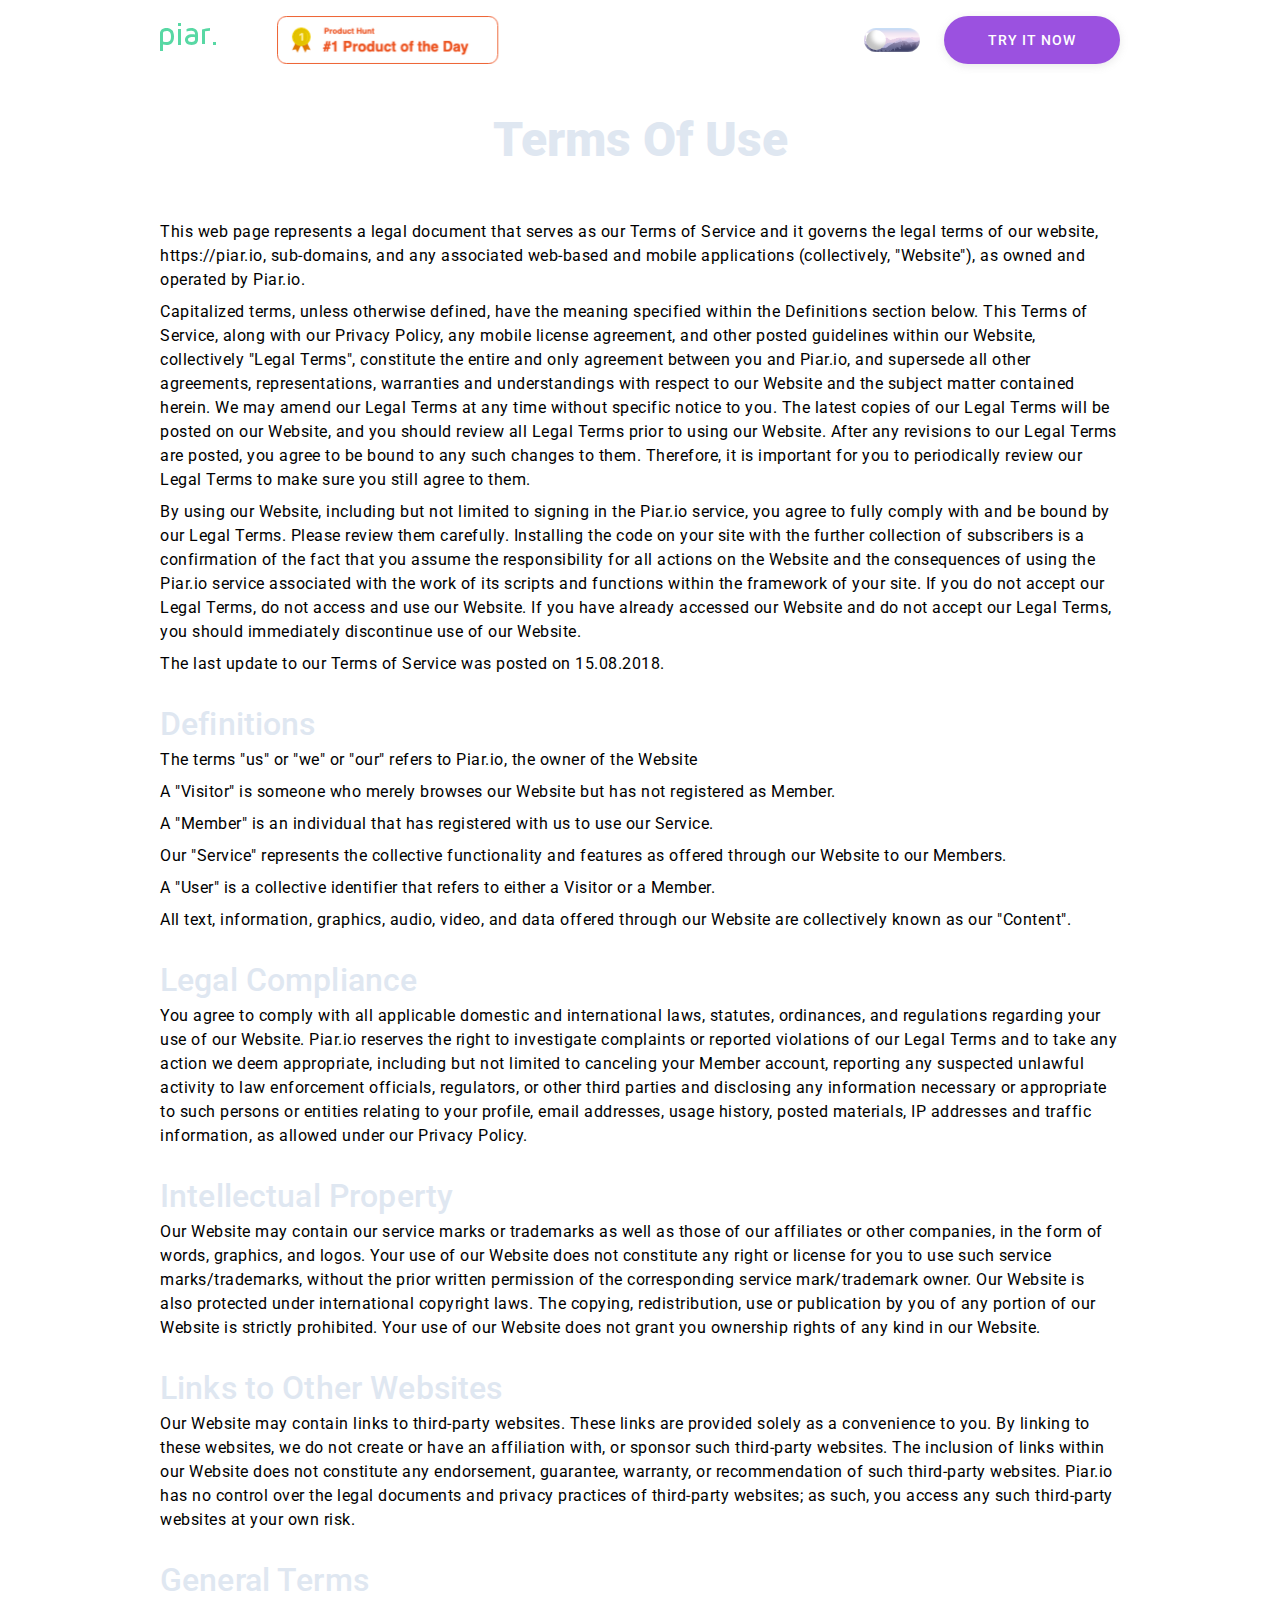
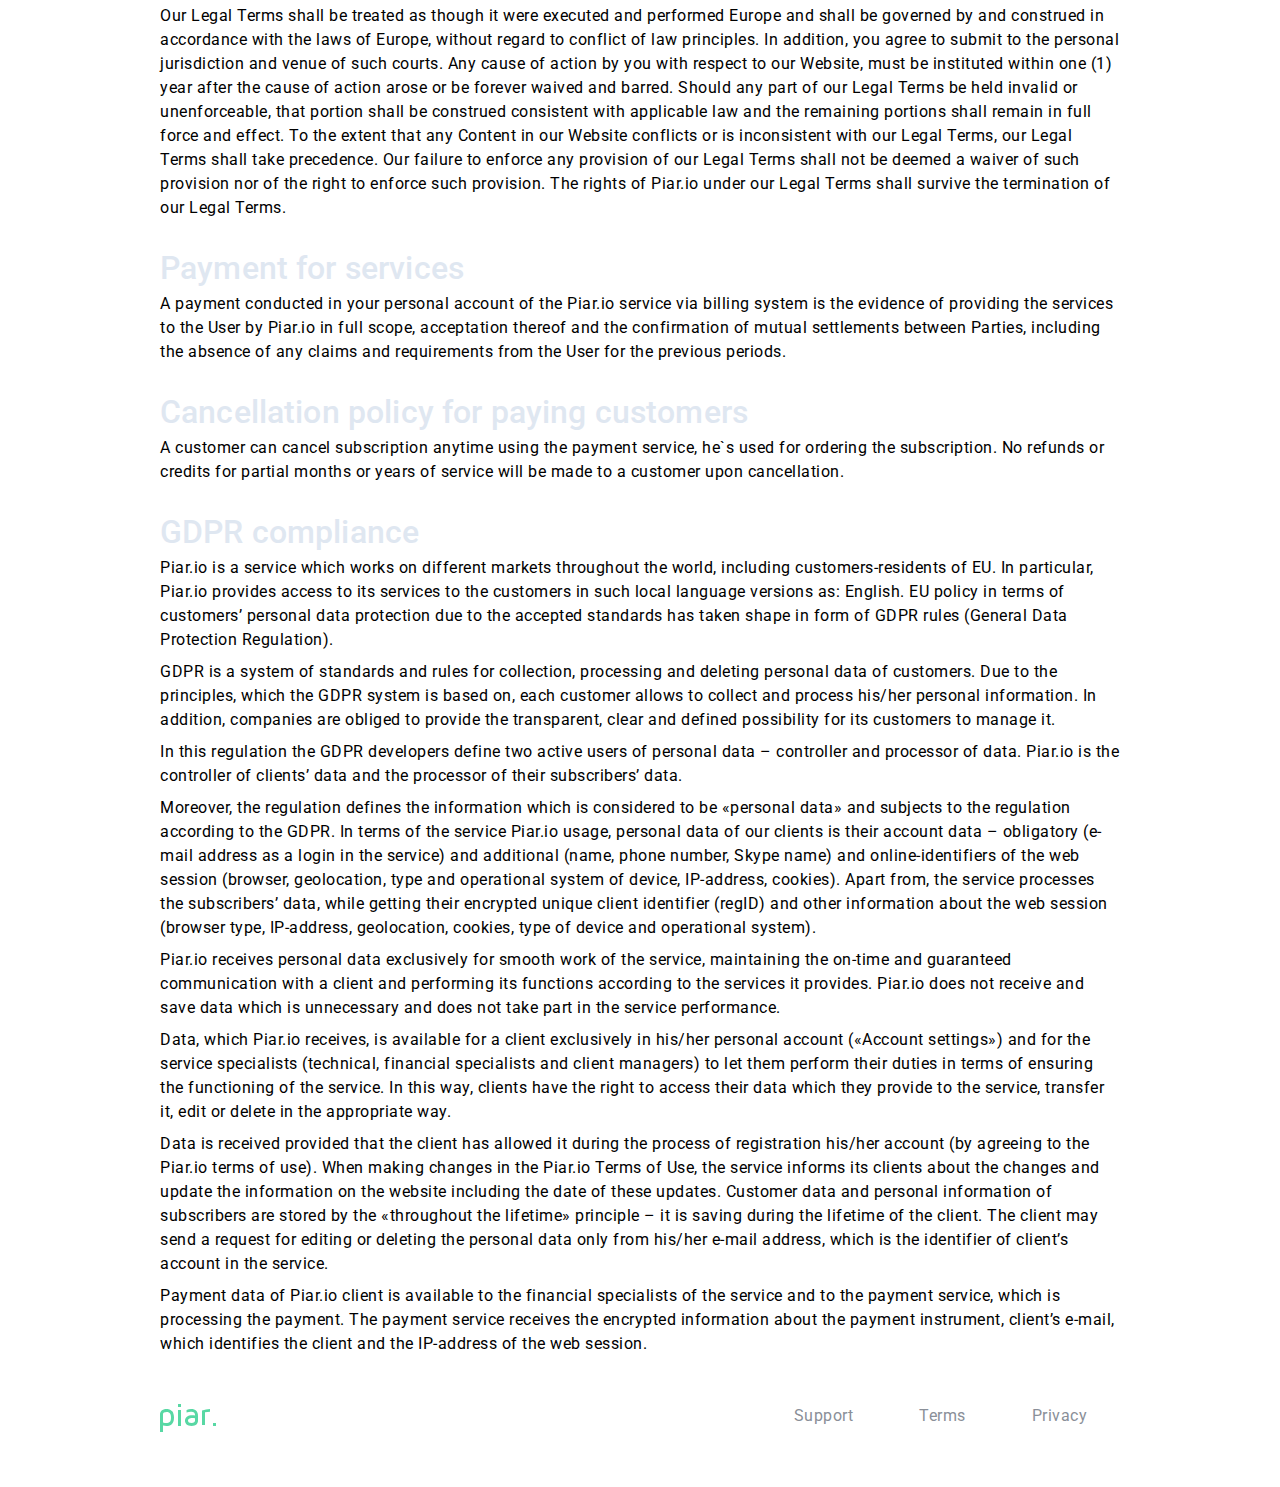
<file: terms.html>
<!DOCTYPE html>
<html lang="en">
<head>
  <meta charset="UTF-8">
  <meta name="viewport" content="width=device-width, initial-scale=1.0">
  <title>Piar</title>
  <meta name="Piar" content="Easily customize preview of your link for Facebook, Twitter, Instagram, Telegram etc to increase the engagement of your audience. No code required."/>
  <link href="https://fonts.googleapis.com/css2?family=Reenie+Beanie&display=swap" rel="stylesheet">
  <link rel="stylesheet" href="./css/style.css">
  <link rel="stylesheet" href="./css/style_1440.css">
  <link rel="stylesheet" href="./css/style_1024.css">
  <link rel="stylesheet" href="./css/style_768.css">
  <link href="https://fonts.googleapis.com/css2?family=Reenie+Beanie&display=swap" rel="stylesheet">
  <link href="https://fonts.googleapis.com/css2?family=Reenie+Beanie&family=Roboto:wght@400;500;900&display=swap" rel="stylesheet">
  <link rel="apple-touch-icon" sizes="180x180" href="/img/favicon/">
  <link rel="icon" type="image/png" sizes="32x32" href="/img/favicon/favicon-32x32.png">
  <link rel="icon" type="image/png" sizes="16x16" href="/img/favicon/favicon-32x32.png">
  <link rel="manifest" href="/img/favicon/site.webmanifest">
  <link rel="mask-icon" href="/img/favicon/safari-pinned-tab.svg" color="#5bbad5">
  <meta name="msapplication-TileColor" content="#da532c">
  <meta name="theme-color" content="#ffffff">
  <link rel="stylesheet" href="/libs/font-awesome-4.7.0/css/font-awesome.min.css">
</head>
<body>
  <header class="header" id="piario">
    <div class="container">
      <div class="head">
        <div class="head__pic">
          <a href="/index.html"><svg class="head__pic-logo" aria-label="logotype" width="77" height="28" viewBox="0 0 77 28" fill="none" xmlns="http://www.w3.org/2000/svg">
          <path class="head__pic-logo-1" fill-rule="evenodd" clip-rule="evenodd" d="M21 3V0H18V3H21ZM3.00457 21.5046V28H0V10.3027C0 9.94814 0.0319635 9.59624 0.0958904 9.24702C0.159817 8.8978 0.322298 8.45457 0.583333 7.91731C0.844368 7.38005 1.19863 6.90726 1.64612 6.49895C2.09361 6.09063 2.76484 5.73873 3.65982 5.44324C4.55479 5.14775 5.59361 5 6.77626 5C7.38356 5 7.97755 5.05373 8.55822 5.16118C9.13889 5.26863 9.77283 5.51039 10.46 5.88648C11.1473 6.26256 11.7412 6.75146 12.242 7.35319C12.7428 7.95492 13.161 8.8011 13.4966 9.89173C13.8322 10.9824 14 12.2422 14 13.6713C14 15.3046 13.7789 16.6988 13.3368 17.8539C12.8946 19.009 12.2846 19.8659 11.5068 20.4247C10.7291 20.9834 9.93798 21.3837 9.13356 21.6254C8.32915 21.8672 7.44216 21.9881 6.4726 21.9881C5.26865 21.9881 4.11263 21.8269 3.00457 21.5046ZM3 18.3753C4.13067 18.7918 5.288 19 6.472 19C7.144 19 7.71733 18.9391 8.192 18.8172C8.66667 18.6953 9.13333 18.4617 9.592 18.1163C10.0507 17.771 10.4 17.2301 10.64 16.4938C10.88 15.7574 11 14.8255 11 13.6981C11 12.4894 10.88 11.4864 10.64 10.6891C10.4 9.89174 10.056 9.31025 9.608 8.9446C9.16 8.57895 8.71733 8.3301 8.28 8.19806C7.84267 8.06602 7.34133 8 6.776 8C4.25867 8 3 8.77701 3 10.331V18.3753ZM21 6V22H18V6H21ZM31.5607 22C32.6745 22 33.6565 21.8521 34.507 21.5565C35.3575 21.2608 35.9953 20.9086 36.4206 20.5C36.8458 20.0914 37.1824 19.6129 37.4305 19.0645C37.6785 18.5161 37.8355 18.0672 37.9013 17.7177C37.9671 17.3683 38 17.0161 38 16.6613V11.9032C38 9.67742 37.4128 7.97043 36.2383 6.78226C35.0639 5.59409 33.3984 5 31.2418 5C29.5814 5 28.0171 5.2957 26.5491 5.8871V8.46774C28.0678 7.91935 29.5004 7.64516 30.847 7.64516C32.3353 7.64516 33.406 7.94624 34.059 8.54839C34.712 9.15054 35.0689 10.1452 35.1297 11.5323C34.2185 11.4032 33.2769 11.3387 32.3049 11.3387C30.0269 11.3387 28.2399 11.7984 26.9439 12.7177C25.648 13.6371 25 14.914 25 16.5484C25 16.9032 25.0304 17.2634 25.0911 17.629C25.1519 17.9946 25.3113 18.457 25.5695 19.0161C25.8277 19.5753 26.1745 20.0591 26.6098 20.4677C27.0452 20.8763 27.6931 21.2339 28.5537 21.5403C29.4143 21.8468 30.4167 22 31.5607 22ZM31.58 19H31.6237C33.8746 19 35 18.1956 35 16.5867V14.1879C34.2821 14.0723 33.4186 14.0096 32.4096 14C32.0118 14 31.5946 14.0361 31.158 14.1084C30.7214 14.1806 30.2509 14.2938 29.7464 14.448C29.2419 14.6021 28.8247 14.8574 28.4948 15.2139C28.1649 15.5703 28 15.9942 28 16.4855C28 18.1618 29.1933 19 31.58 19ZM45.0201 21V8.31407C46.7122 7.89274 48.3722 7.6718 50 7.65125V5C47.4083 5 44.7416 5.52408 42 6.57225V21H45.0201ZM53 19H56V22H53V19Z" fill="#58D8A4"/>
          <path class="head__pic-logo-2" fill-rule="evenodd" clip-rule="evenodd" d="M69 2V5H66V2H69ZM69 18.9878V21.9894C68.8357 21.9965 68.6691 22 68.5 22C67.598 22 66.7647 21.8994 66 21.6982V18.4981C66.2599 18.6423 66.5215 18.7485 66.7846 18.8167C67.2564 18.9389 67.8282 19 68.5 19C68.6733 19 68.84 18.9959 69 18.9878ZM69 18.9878C69.4602 18.9644 69.8653 18.9074 70.2154 18.8167C70.6872 18.6944 71.1538 18.45 71.6154 18.0833C72.0769 17.7167 72.4231 17.1539 72.6538 16.3951C72.8846 15.6363 73 14.6713 73 13.5C73 12.3287 72.8846 11.3637 72.6538 10.6049C72.4231 9.84606 72.0769 9.28333 71.6154 8.91667C71.1538 8.55 70.6872 8.30556 70.2154 8.18333C69.7436 8.06111 69.1718 8 68.5 8C67.8282 8 67.2564 8.06111 66.7846 8.18333C66.3128 8.30556 65.8462 8.55 65.3846 8.91667C64.9231 9.28333 64.5744 9.84861 64.3385 10.6125C64.1128 11.3662 64 12.3287 64 13.5C64 14.6713 64.1154 15.6363 64.3462 16.3951C64.5769 17.1539 64.9231 17.7167 65.3846 18.0833C65.5887 18.2455 65.7939 18.3838 66 18.4981V10H69V18.9878ZM66 21.6982V23H69V21.9894C69.7689 21.9563 70.4849 21.8458 71.148 21.6578C71.9528 21.4297 72.7394 21.0418 73.5078 20.4943C74.2762 19.9468 74.8837 19.1229 75.3302 18.0228C75.7767 16.9227 76 15.5817 76 14C76 12.4183 75.7767 11.0773 75.3302 9.97719C74.8837 8.87706 74.2762 8.05323 73.5078 7.5057C72.7394 6.95817 71.9528 6.57034 71.148 6.34221C70.3432 6.11407 69.4605 6 68.5 6C67.5395 6 66.6568 6.11407 65.852 6.34221C65.0472 6.57034 64.2606 6.95817 63.4922 7.5057C62.7238 8.05323 62.1163 8.87706 61.6698 9.97719C61.2233 11.0773 61 12.4183 61 14C61 15.5817 61.2233 16.9252 61.6698 18.0304C62.1163 19.1255 62.7238 19.9468 63.4922 20.4943C64.2606 21.0418 65.0472 21.4297 65.852 21.6578C65.9011 21.6717 65.9504 21.6852 66 21.6982Z" fill="white"/>
          </svg></a>
          <a href="https://www.producthunt.com/" target="_blank"><img class="head__pic-PH" src="./img/ProductHunt1.png" alt="product hunt desk" width="222"></a>
        </div>
        
        <nav class="head__nav">
          <ul class="head__list">
            <li class="head__item"><a class="js-scroll" href="/index.html#use-cases">Use cases</a></li>
            <li class="head__item"><a class="js-scroll" href="/index.html#features">Features</a></li>
            <li class="head__item"><a class="js-scroll" href="/index.html#pricing">Pricing</a></li>
          </ul>
          <div class="head__switch">
            <label class="visually-hidden" for="switch">switch</label>
            <input type="checkbox" name="checkbox" class="switch" id="switch">
          </div>
          <a class="head__btn" href="#!">Try it now</a>
        </nav>
      </div>
    </div>
  </header>

  <main class="main">
    <a class="fixed-btn" href="#">Try it now</a>
    <a class="back-top" id="back-top" title="up" href="!#"><i class="fa fa-arrow-circle-o-up" aria-hidden="true"></i></a>
    <div class="terms">
      <div class="container">
        <h1 class="terms__title h1">Terms Of Use</h1>
        <div class="terms__content">
          <p class="terms__desc
          ">This web page represents a legal document that serves as our Terms of Service and it governs the legal terms of our website, https://piar.io, sub-domains, and any associated web-based and mobile applications (collectively, "Website"), as owned and operated by Piar.io.</p>
          <p class="terms__desc
          ">Capitalized terms, unless otherwise defined, have the meaning specified within the Definitions section below. This Terms of Service, along with our Privacy Policy, any mobile license agreement, and other posted guidelines within our Website, collectively "Legal Terms", constitute the entire and only agreement between you and Piar.io, and supersede all other agreements, representations, warranties and understandings with respect to our Website and the subject matter contained herein. We may amend our Legal Terms at any time without specific notice to you. The latest copies of our Legal Terms will be posted on our Website, and you should review all Legal Terms prior to using our Website. After any revisions to our Legal Terms are posted, you agree to be bound to any such changes to them. Therefore, it is important for you to periodically review our Legal Terms to make sure you still agree to them.</p>
          <p class="terms__desc
          ">By using our Website, including but not limited to signing in the Piar.io service, you agree to fully comply with and be bound by our Legal Terms. Please review them carefully. Installing the code on your site with the further collection of subscribers is a confirmation of the fact that you assume the responsibility for all actions on the Website and the consequences of using the Piar.io service associated with the work of its scripts and functions within the framework of your site. If you do not accept our Legal Terms, do not access and use our Website. If you have already accessed our Website and do not accept our Legal Terms, you should immediately discontinue use of our Website.</p>
          <p class="terms__desc
          ">The last update to our Terms of Service was posted on 15.08.2018.</p>
          <h2 class="terms__subtitle h4" >Definitions</h2>
          <p class="terms__desc
          ">The terms "us" or "we" or "our" refers to Piar.io, the owner of the Website</p>
          <p class="terms__desc
          ">A "Visitor" is someone who merely browses our Website but has not registered as Member.</p>
          <p class="terms__desc
          ">A "Member" is an individual that has registered with us to use our Service.</p>
          <p class="terms__desc
          ">Our "Service" represents the collective functionality and features as offered through our Website to our Members.</p>
          <p class="terms__desc
          ">A "User" is a collective identifier that refers to either a Visitor or a Member.</p>
          <p class="terms__desc
          ">All text, information, graphics, audio, video, and data offered through our Website are collectively known as our "Content".</p>
          <h2 class="terms__subtitle h4" >Legal Compliance</h2>
          <p class="terms__desc
          ">You agree to comply with all applicable domestic and international laws, statutes, ordinances, and regulations regarding your use of our Website. Piar.io reserves the right to investigate complaints or reported violations of our Legal Terms and to take any action we deem appropriate, including but not limited to canceling your Member account, reporting any suspected unlawful activity to law enforcement officials, regulators, or other third parties and disclosing any information necessary or appropriate to such persons or entities relating to your profile, email addresses, usage history, posted materials, IP addresses and traffic information, as allowed under our Privacy Policy.</p>
          <h2 class="terms__subtitle h4" >Intellectual Property</h2>
          <p class="terms__desc
          ">Our Website may contain our service marks or trademarks as well as those of our affiliates or other companies, in the form of words, graphics, and logos. Your use of our Website does not constitute any right or license for you to use such service marks/trademarks, without the prior written permission of the corresponding service mark/trademark owner. Our Website is also protected under international copyright laws. The copying, redistribution, use or publication by you of any portion of our Website is strictly prohibited. Your use of our Website does not grant you ownership rights of any kind in our Website.</p>
          <h2 class="terms__subtitle h4" >Links to Other Websites</h2>
          <p class="terms__desc
          ">Our Website may contain links to third-party websites. These links are provided solely as a convenience to you. By linking to these websites, we do not create or have an affiliation with, or sponsor such third-party websites. The inclusion of links within our Website does not constitute any endorsement, guarantee, warranty, or recommendation of such third-party websites. Piar.io has no control over the legal documents and privacy practices of third-party websites; as such, you access any such third-party websites at your own risk.</p>
          <h2 class="terms__subtitle h4" >General Terms</h2>
          <p class="terms__desc
          ">Our Legal Terms shall be treated as though it were executed and performed Europe and shall be governed by and construed in accordance with the laws of Europe, without regard to conflict of law principles. In addition, you agree to submit to the personal jurisdiction and venue of such courts. Any cause of action by you with respect to our Website, must be instituted within one (1) year after the cause of action arose or be forever waived and barred. Should any part of our Legal Terms be held invalid or unenforceable, that portion shall be construed consistent with applicable law and the remaining portions shall remain in full force and effect. To the extent that any Content in our Website conflicts or is inconsistent with our Legal Terms, our Legal Terms shall take precedence. Our failure to enforce any provision of our Legal Terms shall not be deemed a waiver of such provision nor of the right to enforce such provision. The rights of Piar.io under our Legal Terms shall survive the termination of our Legal Terms.</p>
          <h2 class="terms__subtitle h4" >Payment for services</h2>
          <p class="terms__desc
          ">A payment conducted in your personal account of the Piar.io service via billing system is the evidence of providing the services to the User by Piar.io in full scope, acceptation thereof and the confirmation of mutual settlements between Parties, including the absence of any claims and requirements from the User for the previous periods.</p>
          <h2 class="terms__subtitle h4" >Cancellation policy for paying customers</h2>
          <p class="terms__desc
          ">A customer can cancel subscription anytime using the payment service, he`s used for ordering the subscription. No refunds or credits for partial months or years of service will be made to a customer upon cancellation.</p>
          <h2 class="terms__subtitle h4" >GDPR compliance</h2>
          <p class="terms__desc
          ">Piar.io is a service which works on different markets throughout the world, including customers-residents of EU. In particular, Piar.io provides access to its services to the customers in such local language versions as: English. EU policy in terms of customers’ personal data protection due to the accepted standards has taken shape in form of GDPR rules (General Data Protection Regulation).</p>
          <p class="terms__desc
          ">GDPR is a system of standards and rules for collection, processing and deleting personal data of customers. Due to the principles, which the GDPR system is based on, each customer allows to collect and process his/her personal information. In addition, companies are obliged to provide the transparent, clear and defined possibility for its customers to manage it.</p>
          <p class="terms__desc
          ">In this regulation the GDPR developers define two active users of personal data – controller and processor of data. Piar.io is the controller of clients’ data and the processor of their subscribers’ data.</p>
          <p class="terms__desc
          ">Moreover, the regulation defines the information which is considered to be «personal data» and subjects to the regulation according to the GDPR. In terms of the service Piar.io usage, personal data of our clients is their account data – obligatory (e-mail address as a login in the service) and additional (name, phone number, Skype name) and online-identifiers of the web session (browser, geolocation, type and operational system of device, IP-address, cookies). Apart from, the service processes the subscribers’ data, while getting their encrypted unique client identifier (regID) and other information about the web session (browser type, IP-address, geolocation, cookies, type of device and operational system).</p>
          <p class="terms__desc
          ">Piar.io receives personal data exclusively for smooth work of the service, maintaining the on-time and guaranteed communication with a client and performing its functions according to the services it provides. Piar.io does not receive and save data which is unnecessary and does not take part in the service performance.</p>
          <p class="terms__desc
          ">Data, which Piar.io receives, is available for a client exclusively in his/her personal account («Account settings») and for the service specialists (technical, financial specialists and client managers) to let them perform their duties in terms of ensuring the functioning of the service. In this way, clients have the right to access their data which they provide to the service, transfer it, edit or delete in the appropriate way.</p>
          <p class="terms__desc
          ">Data is received provided that the client has allowed it during the process of registration his/her account (by agreeing to the Piar.io terms of use). When making changes in the Piar.io Terms of Use, the service informs its clients about the changes and update the information on the website including the date of these updates. Customer data and personal information of subscribers are stored by the «throughout the lifetime» principle – it is saving during the lifetime of the client. The client may send a request for editing or deleting the personal data only from his/her e-mail address, which is the identifier of client’s account in the service.</p>
          <p class="terms__desc
          ">Payment data of Piar.io client is available to the financial specialists of the service and to the payment service, which is processing the payment. The payment service receives the encrypted information about the payment instrument, client’s e-mail, which identifies the client and the IP-address of the web session.</p>
        </div>
      </div>
    </div>
  </main>
  
  <footer class="footer">
    <div class="container">
      <div class="footer__wrap">
        <div class="footer__logo">
          <a class="js-scroll" href="#piario"> <svg class="footer__pic-logo" aria-label="logotype" width="77" height="28" viewBox="0 0 77 28" fill="none" xmlns="http://www.w3.org/2000/svg">
              <path class="footer__pic-logo-1" fill-rule="evenodd" clip-rule="evenodd" d="M21 3V0H18V3H21ZM3.00457 21.5046V28H0V10.3027C0 9.94814 0.0319635 9.59624 0.0958904 9.24702C0.159817 8.8978 0.322298 8.45457 0.583333 7.91731C0.844368 7.38005 1.19863 6.90726 1.64612 6.49895C2.09361 6.09063 2.76484 5.73873 3.65982 5.44324C4.55479 5.14775 5.59361 5 6.77626 5C7.38356 5 7.97755 5.05373 8.55822 5.16118C9.13889 5.26863 9.77283 5.51039 10.46 5.88648C11.1473 6.26256 11.7412 6.75146 12.242 7.35319C12.7428 7.95492 13.161 8.8011 13.4966 9.89173C13.8322 10.9824 14 12.2422 14 13.6713C14 15.3046 13.7789 16.6988 13.3368 17.8539C12.8946 19.009 12.2846 19.8659 11.5068 20.4247C10.7291 20.9834 9.93798 21.3837 9.13356 21.6254C8.32915 21.8672 7.44216 21.9881 6.4726 21.9881C5.26865 21.9881 4.11263 21.8269 3.00457 21.5046ZM3 18.3753C4.13067 18.7918 5.288 19 6.472 19C7.144 19 7.71733 18.9391 8.192 18.8172C8.66667 18.6953 9.13333 18.4617 9.592 18.1163C10.0507 17.771 10.4 17.2301 10.64 16.4938C10.88 15.7574 11 14.8255 11 13.6981C11 12.4894 10.88 11.4864 10.64 10.6891C10.4 9.89174 10.056 9.31025 9.608 8.9446C9.16 8.57895 8.71733 8.3301 8.28 8.19806C7.84267 8.06602 7.34133 8 6.776 8C4.25867 8 3 8.77701 3 10.331V18.3753ZM21 6V22H18V6H21ZM31.5607 22C32.6745 22 33.6565 21.8521 34.507 21.5565C35.3575 21.2608 35.9953 20.9086 36.4206 20.5C36.8458 20.0914 37.1824 19.6129 37.4305 19.0645C37.6785 18.5161 37.8355 18.0672 37.9013 17.7177C37.9671 17.3683 38 17.0161 38 16.6613V11.9032C38 9.67742 37.4128 7.97043 36.2383 6.78226C35.0639 5.59409 33.3984 5 31.2418 5C29.5814 5 28.0171 5.2957 26.5491 5.8871V8.46774C28.0678 7.91935 29.5004 7.64516 30.847 7.64516C32.3353 7.64516 33.406 7.94624 34.059 8.54839C34.712 9.15054 35.0689 10.1452 35.1297 11.5323C34.2185 11.4032 33.2769 11.3387 32.3049 11.3387C30.0269 11.3387 28.2399 11.7984 26.9439 12.7177C25.648 13.6371 25 14.914 25 16.5484C25 16.9032 25.0304 17.2634 25.0911 17.629C25.1519 17.9946 25.3113 18.457 25.5695 19.0161C25.8277 19.5753 26.1745 20.0591 26.6098 20.4677C27.0452 20.8763 27.6931 21.2339 28.5537 21.5403C29.4143 21.8468 30.4167 22 31.5607 22ZM31.58 19H31.6237C33.8746 19 35 18.1956 35 16.5867V14.1879C34.2821 14.0723 33.4186 14.0096 32.4096 14C32.0118 14 31.5946 14.0361 31.158 14.1084C30.7214 14.1806 30.2509 14.2938 29.7464 14.448C29.2419 14.6021 28.8247 14.8574 28.4948 15.2139C28.1649 15.5703 28 15.9942 28 16.4855C28 18.1618 29.1933 19 31.58 19ZM45.0201 21V8.31407C46.7122 7.89274 48.3722 7.6718 50 7.65125V5C47.4083 5 44.7416 5.52408 42 6.57225V21H45.0201ZM53 19H56V22H53V19Z" fill="#58D8A4"/>
              <path class="footer__pic-logo-2" fill-rule="evenodd" clip-rule="evenodd" d="M69 2V5H66V2H69ZM69 18.9878V21.9894C68.8357 21.9965 68.6691 22 68.5 22C67.598 22 66.7647 21.8994 66 21.6982V18.4981C66.2599 18.6423 66.5215 18.7485 66.7846 18.8167C67.2564 18.9389 67.8282 19 68.5 19C68.6733 19 68.84 18.9959 69 18.9878ZM69 18.9878C69.4602 18.9644 69.8653 18.9074 70.2154 18.8167C70.6872 18.6944 71.1538 18.45 71.6154 18.0833C72.0769 17.7167 72.4231 17.1539 72.6538 16.3951C72.8846 15.6363 73 14.6713 73 13.5C73 12.3287 72.8846 11.3637 72.6538 10.6049C72.4231 9.84606 72.0769 9.28333 71.6154 8.91667C71.1538 8.55 70.6872 8.30556 70.2154 8.18333C69.7436 8.06111 69.1718 8 68.5 8C67.8282 8 67.2564 8.06111 66.7846 8.18333C66.3128 8.30556 65.8462 8.55 65.3846 8.91667C64.9231 9.28333 64.5744 9.84861 64.3385 10.6125C64.1128 11.3662 64 12.3287 64 13.5C64 14.6713 64.1154 15.6363 64.3462 16.3951C64.5769 17.1539 64.9231 17.7167 65.3846 18.0833C65.5887 18.2455 65.7939 18.3838 66 18.4981V10H69V18.9878ZM66 21.6982V23H69V21.9894C69.7689 21.9563 70.4849 21.8458 71.148 21.6578C71.9528 21.4297 72.7394 21.0418 73.5078 20.4943C74.2762 19.9468 74.8837 19.1229 75.3302 18.0228C75.7767 16.9227 76 15.5817 76 14C76 12.4183 75.7767 11.0773 75.3302 9.97719C74.8837 8.87706 74.2762 8.05323 73.5078 7.5057C72.7394 6.95817 71.9528 6.57034 71.148 6.34221C70.3432 6.11407 69.4605 6 68.5 6C67.5395 6 66.6568 6.11407 65.852 6.34221C65.0472 6.57034 64.2606 6.95817 63.4922 7.5057C62.7238 8.05323 62.1163 8.87706 61.6698 9.97719C61.2233 11.0773 61 12.4183 61 14C61 15.5817 61.2233 16.9252 61.6698 18.0304C62.1163 19.1255 62.7238 19.9468 63.4922 20.4943C64.2606 21.0418 65.0472 21.4297 65.852 21.6578C65.9011 21.6717 65.9504 21.6852 66 21.6982Z" fill="white"/>
              </svg></a>
        </div>
        <nav class="footer__nav">
          <ul class="footer__list">
            <li class="footer__item"><a href="#!">Support</a></li>
            <li class="footer__item"><a href="/terms.html">Terms</a></li>
            <li class="footer__item"><a href="/privacy.html">Privacy</a></li>
          </ul>
        </nav>
      </div>
    </div>
  </footer>
  <script src="/libs/jquery/jquery-3.5.1.min.js"></script>
  <script src="/js/main.js"></script>
</body>
</html>
</file>
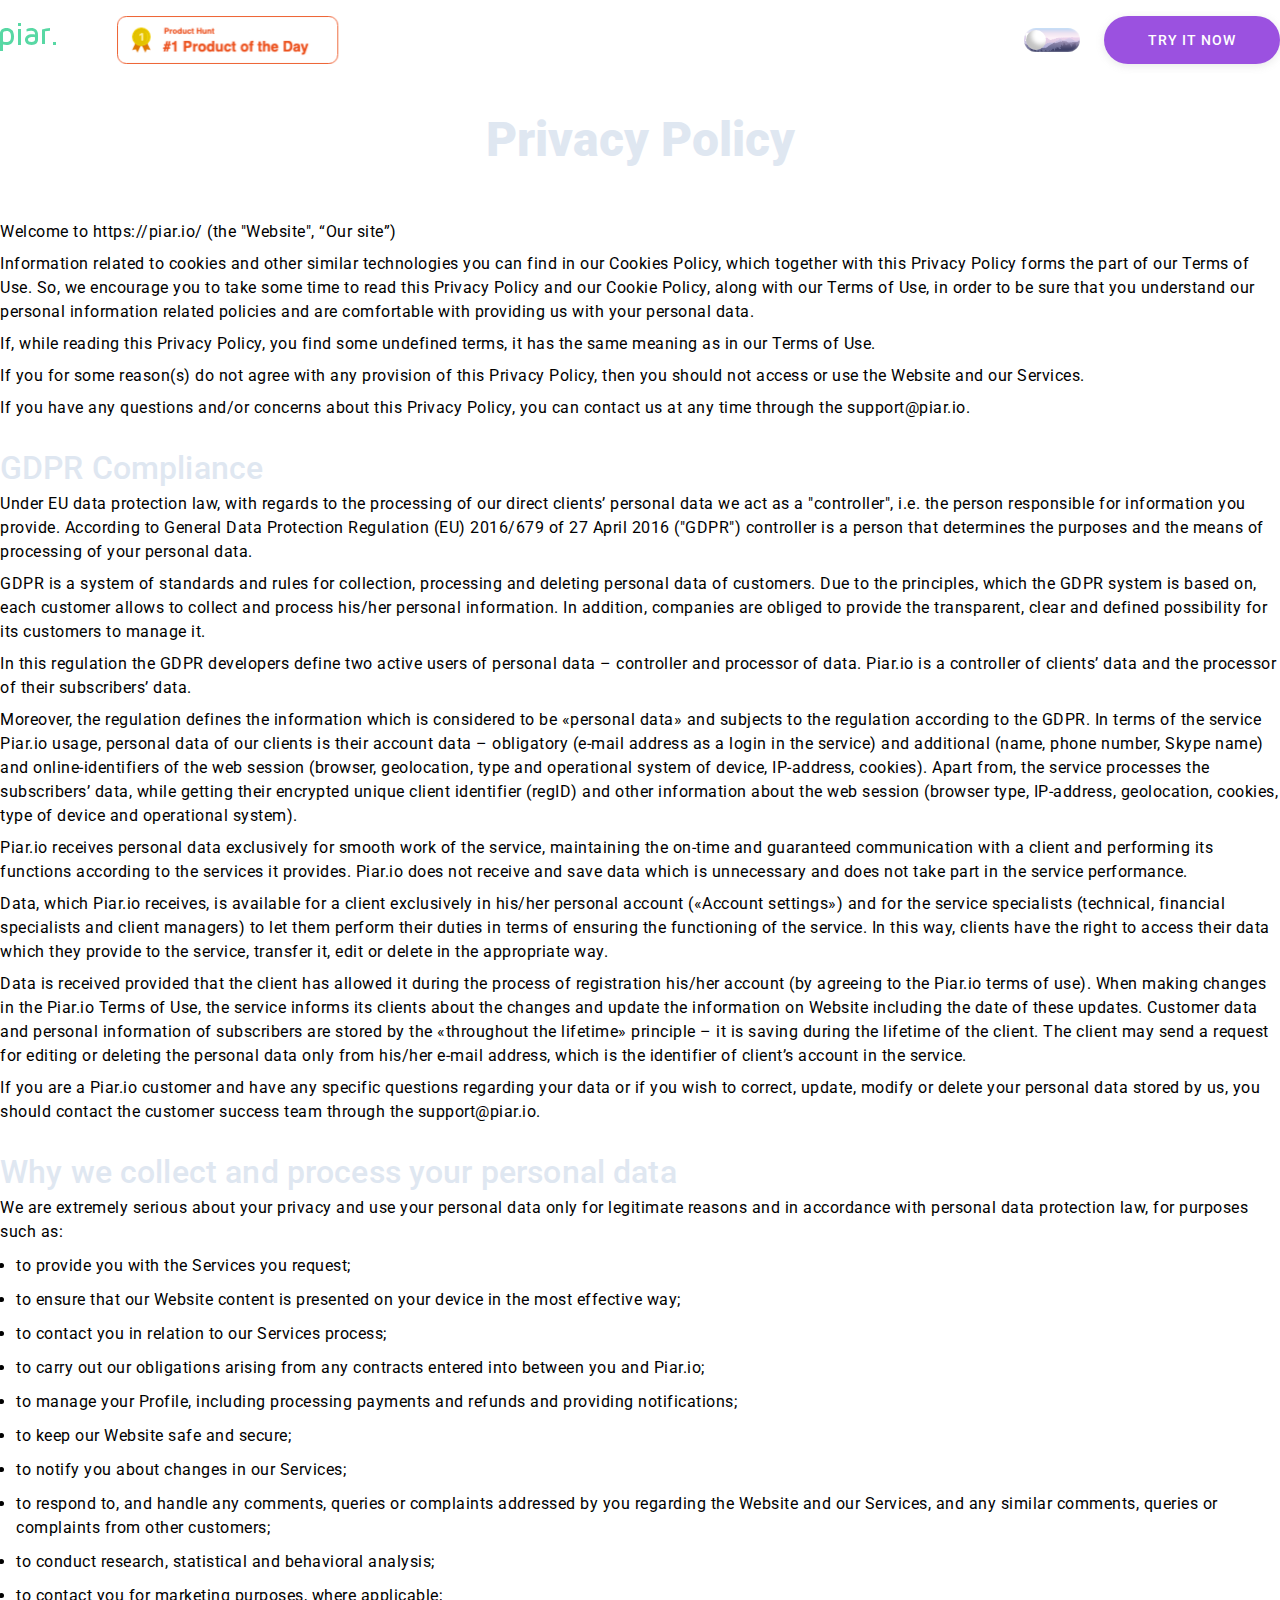
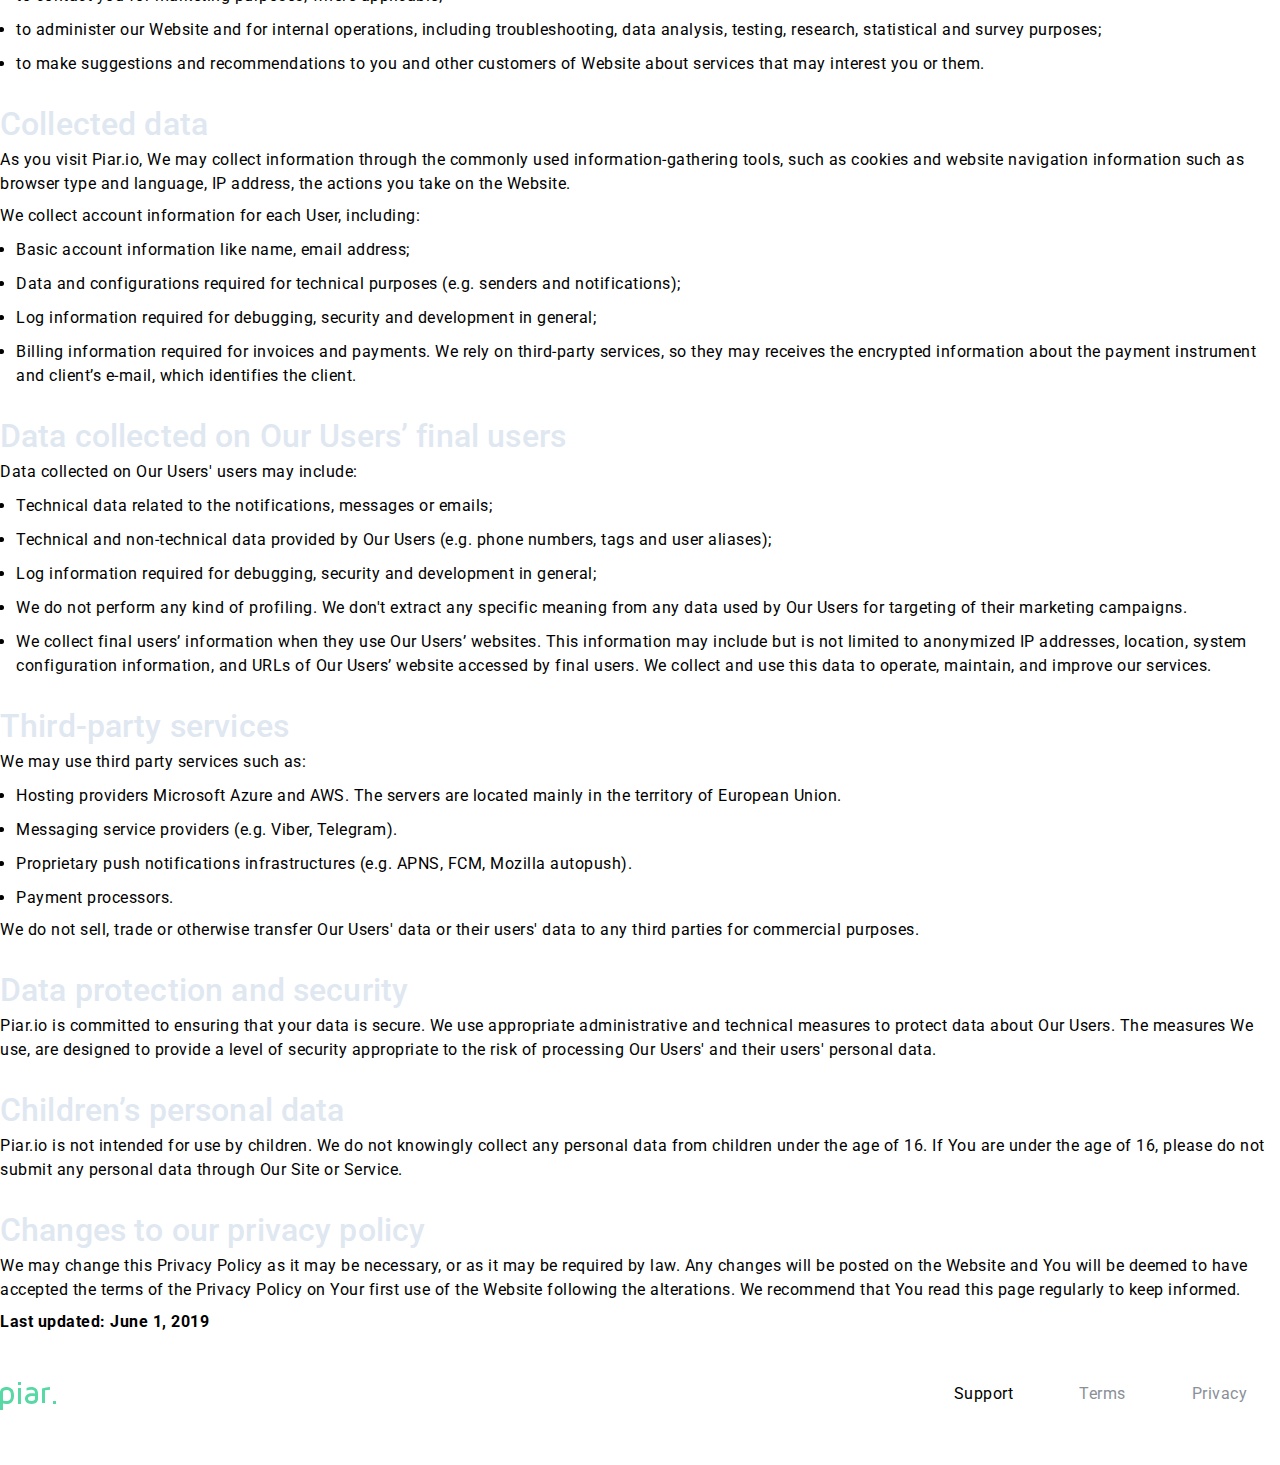
<file: page/privacy/privacy.html>
<!DOCTYPE html>
<html lang="en">
<head>
  <meta charset="UTF-8">
  <meta name="viewport" content="width=device-width, initial-scale=1.0">
  <title>Piar</title>
  <link href="https://fonts.googleapis.com/css2?family=Reenie+Beanie&display=swap" rel="stylesheet">
  <link rel="stylesheet" href="/css/style.css">
  <link href="https://fonts.googleapis.com/css2?family=Reenie+Beanie&display=swap" rel="stylesheet">
  <link href="https://fonts.googleapis.com/css2?family=Reenie+Beanie&family=Roboto:wght@400;500;900&display=swap" rel="stylesheet">
  <link rel="apple-touch-icon" sizes="180x180" href="/img/favicon/">
  <link rel="icon" type="image/png" sizes="32x32" href="/img/favicon/favicon-32x32.png">
  <link rel="icon" type="image/png" sizes="16x16" href="/img/favicon/favicon-16x16.png">
  <link rel="manifest" href="/img/favicon/site.webmanifest">
  <link rel="mask-icon" href="/img/favicon/safari-pinned-tab.svg" color="#5bbad5">
  <meta name="msapplication-TileColor" content="#da532c">
  <meta name="theme-color" content="#ffffff">
  <link rel="stylesheet" href="/libs/font-awesome-4.7.0/css/font-awesome.min.css">
</head>
<body>
  <header class="header" id="piario">
    <div class="container">
      <div class="head">
        <div class="head__pic">
          <a href="/index.html"><svg class="head__pic-logo" width="77" height="28" viewBox="0 0 77 28" fill="none" xmlns="http://www.w3.org/2000/svg">
          <path class="head__pic-logo-1" fill-rule="evenodd" clip-rule="evenodd" d="M21 3V0H18V3H21ZM3.00457 21.5046V28H0V10.3027C0 9.94814 0.0319635 9.59624 0.0958904 9.24702C0.159817 8.8978 0.322298 8.45457 0.583333 7.91731C0.844368 7.38005 1.19863 6.90726 1.64612 6.49895C2.09361 6.09063 2.76484 5.73873 3.65982 5.44324C4.55479 5.14775 5.59361 5 6.77626 5C7.38356 5 7.97755 5.05373 8.55822 5.16118C9.13889 5.26863 9.77283 5.51039 10.46 5.88648C11.1473 6.26256 11.7412 6.75146 12.242 7.35319C12.7428 7.95492 13.161 8.8011 13.4966 9.89173C13.8322 10.9824 14 12.2422 14 13.6713C14 15.3046 13.7789 16.6988 13.3368 17.8539C12.8946 19.009 12.2846 19.8659 11.5068 20.4247C10.7291 20.9834 9.93798 21.3837 9.13356 21.6254C8.32915 21.8672 7.44216 21.9881 6.4726 21.9881C5.26865 21.9881 4.11263 21.8269 3.00457 21.5046ZM3 18.3753C4.13067 18.7918 5.288 19 6.472 19C7.144 19 7.71733 18.9391 8.192 18.8172C8.66667 18.6953 9.13333 18.4617 9.592 18.1163C10.0507 17.771 10.4 17.2301 10.64 16.4938C10.88 15.7574 11 14.8255 11 13.6981C11 12.4894 10.88 11.4864 10.64 10.6891C10.4 9.89174 10.056 9.31025 9.608 8.9446C9.16 8.57895 8.71733 8.3301 8.28 8.19806C7.84267 8.06602 7.34133 8 6.776 8C4.25867 8 3 8.77701 3 10.331V18.3753ZM21 6V22H18V6H21ZM31.5607 22C32.6745 22 33.6565 21.8521 34.507 21.5565C35.3575 21.2608 35.9953 20.9086 36.4206 20.5C36.8458 20.0914 37.1824 19.6129 37.4305 19.0645C37.6785 18.5161 37.8355 18.0672 37.9013 17.7177C37.9671 17.3683 38 17.0161 38 16.6613V11.9032C38 9.67742 37.4128 7.97043 36.2383 6.78226C35.0639 5.59409 33.3984 5 31.2418 5C29.5814 5 28.0171 5.2957 26.5491 5.8871V8.46774C28.0678 7.91935 29.5004 7.64516 30.847 7.64516C32.3353 7.64516 33.406 7.94624 34.059 8.54839C34.712 9.15054 35.0689 10.1452 35.1297 11.5323C34.2185 11.4032 33.2769 11.3387 32.3049 11.3387C30.0269 11.3387 28.2399 11.7984 26.9439 12.7177C25.648 13.6371 25 14.914 25 16.5484C25 16.9032 25.0304 17.2634 25.0911 17.629C25.1519 17.9946 25.3113 18.457 25.5695 19.0161C25.8277 19.5753 26.1745 20.0591 26.6098 20.4677C27.0452 20.8763 27.6931 21.2339 28.5537 21.5403C29.4143 21.8468 30.4167 22 31.5607 22ZM31.58 19H31.6237C33.8746 19 35 18.1956 35 16.5867V14.1879C34.2821 14.0723 33.4186 14.0096 32.4096 14C32.0118 14 31.5946 14.0361 31.158 14.1084C30.7214 14.1806 30.2509 14.2938 29.7464 14.448C29.2419 14.6021 28.8247 14.8574 28.4948 15.2139C28.1649 15.5703 28 15.9942 28 16.4855C28 18.1618 29.1933 19 31.58 19ZM45.0201 21V8.31407C46.7122 7.89274 48.3722 7.6718 50 7.65125V5C47.4083 5 44.7416 5.52408 42 6.57225V21H45.0201ZM53 19H56V22H53V19Z" fill="#58D8A4"/>
          <path class="head__pic-logo-2" fill-rule="evenodd" clip-rule="evenodd" d="M69 2V5H66V2H69ZM69 18.9878V21.9894C68.8357 21.9965 68.6691 22 68.5 22C67.598 22 66.7647 21.8994 66 21.6982V18.4981C66.2599 18.6423 66.5215 18.7485 66.7846 18.8167C67.2564 18.9389 67.8282 19 68.5 19C68.6733 19 68.84 18.9959 69 18.9878ZM69 18.9878C69.4602 18.9644 69.8653 18.9074 70.2154 18.8167C70.6872 18.6944 71.1538 18.45 71.6154 18.0833C72.0769 17.7167 72.4231 17.1539 72.6538 16.3951C72.8846 15.6363 73 14.6713 73 13.5C73 12.3287 72.8846 11.3637 72.6538 10.6049C72.4231 9.84606 72.0769 9.28333 71.6154 8.91667C71.1538 8.55 70.6872 8.30556 70.2154 8.18333C69.7436 8.06111 69.1718 8 68.5 8C67.8282 8 67.2564 8.06111 66.7846 8.18333C66.3128 8.30556 65.8462 8.55 65.3846 8.91667C64.9231 9.28333 64.5744 9.84861 64.3385 10.6125C64.1128 11.3662 64 12.3287 64 13.5C64 14.6713 64.1154 15.6363 64.3462 16.3951C64.5769 17.1539 64.9231 17.7167 65.3846 18.0833C65.5887 18.2455 65.7939 18.3838 66 18.4981V10H69V18.9878ZM66 21.6982V23H69V21.9894C69.7689 21.9563 70.4849 21.8458 71.148 21.6578C71.9528 21.4297 72.7394 21.0418 73.5078 20.4943C74.2762 19.9468 74.8837 19.1229 75.3302 18.0228C75.7767 16.9227 76 15.5817 76 14C76 12.4183 75.7767 11.0773 75.3302 9.97719C74.8837 8.87706 74.2762 8.05323 73.5078 7.5057C72.7394 6.95817 71.9528 6.57034 71.148 6.34221C70.3432 6.11407 69.4605 6 68.5 6C67.5395 6 66.6568 6.11407 65.852 6.34221C65.0472 6.57034 64.2606 6.95817 63.4922 7.5057C62.7238 8.05323 62.1163 8.87706 61.6698 9.97719C61.2233 11.0773 61 12.4183 61 14C61 15.5817 61.2233 16.9252 61.6698 18.0304C62.1163 19.1255 62.7238 19.9468 63.4922 20.4943C64.2606 21.0418 65.0472 21.4297 65.852 21.6578C65.9011 21.6717 65.9504 21.6852 66 21.6982Z" fill="white"/>
          </svg></a>
          <a href="https://www.producthunt.com/" target="_blank"><img class="head__pic-PH" src="/img/ProductHunt1.png" alt="product hunt desk" width="222"></a>
        </div>
        
        <nav class="head__nav">
          <ul class="head__list">
            <li class="head__item js-scroll"><a class="js-scroll" href="/index.html#use-cases">Use cases</a></li>
            <li class="head__item js-scroll"><a class="js-scroll" href="/index.html#features">Features</a></li>
            <li class="head__item js-scroll"><a class="js-scroll" href="/index.html#pricing">Pricing</a></li>
          </ul>
          <div class="head__switch">
            <input type="checkbox" name="checkbox" class="switch" id="switch">
          </div>
          <a class="head__btn" href="#">Try it now</a>
        </nav>
      </div>
    </div>
  </header>

  <main class="main">
    <a class="fixed-btn" href="#">Try it now</a>
    <a class="back-top" id="back-top" title="up" href="!#"><i class="fa fa-arrow-circle-o-up" aria-hidden="true"></i></a>
    <div class="privacy">
      <div class="container">
        <h1 class="privacy__title h1">Privacy Policy</h1>
        <div class="privacy__content">
          <p class="privacy__desc
          ">Welcome to https://piar.io/ (the "Website", “Our site”)</p>
          <p class="privacy__desc
          ">Information related to cookies and other similar technologies you can find in our Cookies Policy, which together with this Privacy Policy forms the part of our Terms of Use. So, we encourage you to take some time to read this Privacy Policy and our Cookie Policy, along with our Terms of Use, in order to be sure that you understand our personal information related policies and are comfortable with providing us with your personal data.</p>
          <p class="privacy__desc
          ">If, while reading this Privacy Policy, you find some undefined terms, it has the same meaning as in our Terms of Use.</p>
          <p class="privacy__desc
          ">If you for some reason(s) do not agree with any provision of this Privacy Policy, then you should not access or use the Website and our Services.</p>
          <p class="privacy__desc
          ">If you have any questions and/or concerns about this Privacy Policy, you can contact us at any time through the support@piar.io.</p>
          <h2 class="privacy__subtitle h4" >GDPR Compliance</h2>
          <p class="privacy__desc">Under EU data protection law, with regards to the processing of our direct clients’ personal data we act as a "controller", i.e. the person responsible for information you provide. According to General Data Protection Regulation (EU) 2016/679 of 27 April 2016 ("GDPR") controller is a person that determines the purposes and the means of processing of your personal data.</p>
          <p class="privacy__desc">GDPR is a system of standards and rules for collection, processing and deleting personal data of customers. Due to the principles, which the GDPR system is based on, each customer allows to collect and process his/her personal information. In addition, companies are obliged to provide the transparent, clear and defined possibility for its customers to manage it.</p>
          <p class="privacy__desc">In this regulation the GDPR developers define two active users of personal data – controller and processor of data. Piar.io is a controller of clients’ data and the processor of their subscribers’ data.</p>
          <p class="privacy__desc">Moreover, the regulation defines the information which is considered to be «personal data» and subjects to the regulation according to the GDPR. In terms of the service Piar.io usage, personal data of our clients is their account data – obligatory (e-mail address as a login in the service) and additional (name, phone number, Skype name) and online-identifiers of the web session (browser, geolocation, type and operational system of device, IP-address, cookies). Apart from, the service processes the subscribers’ data, while getting their encrypted unique client identifier (regID) and other information about the web session (browser type, IP-address, geolocation, cookies, type of device and operational system).</p>
          <p class="privacy__desc">Piar.io receives personal data exclusively for smooth work of the service, maintaining the on-time and guaranteed communication with a client and performing its functions according to the services it provides. Piar.io does not receive and save data which is unnecessary and does not take part in the service performance.</p>
          <p class="privacy__desc">Data, which Piar.io receives, is available for a client exclusively in his/her personal account («Account settings») and for the service specialists (technical, financial specialists and client managers) to let them perform their duties in terms of ensuring the functioning of the service. In this way, clients have the right to access their data which they provide to the service, transfer it, edit or delete in the appropriate way.</p>
          <p class="privacy__desc">Data is received provided that the client has allowed it during the process of registration his/her account (by agreeing to the Piar.io terms of use). When making changes in the Piar.io Terms of Use, the service informs its clients about the changes and update the information on Website including the date of these updates. Customer data and personal information of subscribers are stored by the «throughout the lifetime» principle – it is saving during the lifetime of the client. The client may send a request for editing or deleting the personal data only from his/her e-mail address, which is the identifier of client’s account in the service.</p>
          <p class="privacy__desc">If you are a Piar.io customer and have any specific questions regarding your data or if you wish to correct, update, modify or delete your personal data stored by us, you should contact the customer success team through the support@piar.io.</p>
          <h2 class="privacy__subtitle h4" >Why we collect and process your personal data</h2>
          <p class="privacy__desc">We are extremely serious about your privacy and use your personal data only for legitimate reasons and in accordance with personal data protection law, for purposes such as:</p>
          <ul class="privacy__list">
          <li class="privacy__item">to provide you with the Services you request;</li>
          <li class="privacy__item">to ensure that our Website content is presented on your device in the most effective way;</li>
          <li class="privacy__item">to contact you in relation to our Services process;</li>
          <li class="privacy__item">to carry out our obligations arising from any contracts entered into between you and Piar.io;</li>
          <li class="privacy__item">to manage your Profile, including processing payments and refunds and providing notifications;</li>
          <li class="privacy__item">to keep our Website safe and secure;</li>
          <li class="privacy__item">to notify you about changes in our Services;</li>
          <li class="privacy__item">to respond to, and handle any comments, queries or complaints addressed by you regarding the Website and our Services, and any similar comments, queries or complaints from other customers;</li>
          <li class="privacy__item">to conduct research, statistical and behavioral analysis;</li>
          <li class="privacy__item">to contact you for marketing purposes, where applicable;</li>
          <li class="privacy__item">to administer our Website and for internal operations, including troubleshooting, data analysis, testing, research, statistical and survey purposes;</li>
          <li class="privacy__item">to make suggestions and recommendations to you and other customers of Website about services that may interest you or them.</li>
          </ul>

          <h2 class="privacy__subtitle h4" >Collected data</h2>
          <p class="privacy__desc">As you visit Piar.io, We may collect information through the commonly used information-gathering tools, such as cookies and website navigation information such as browser type and language, IP address, the actions you take on the Website.</p>
          <p class="privacy__desc">We collect account information for each User, including:</p>
          <ul class="privacy__list">
            <li class="privacy__item">Basic account information like name, email address;</li>
            <li class="privacy__item">Data and configurations required for technical purposes (e.g. senders and notifications);</li>
            <li class="privacy__item">Log information required for debugging, security and development in general;</li>
            <li class="privacy__item">Billing information required for invoices and payments. We rely on third-party services, so they may receives the encrypted information about the payment instrument and client’s e-mail, which identifies the client.</li>
          </ul>
          <h2 class="privacy__subtitle h4">Data collected on Our Users’ final users</h2>
          <p class="privacy__desc">Data collected on Our Users' users may include:</p>
          <ul class="privacy__list">
            <li class="privacy__item">Technical data related to the notifications, messages or emails;</li>
            <li class="privacy__item">Technical and non-technical data provided by Our Users (e.g. phone numbers, tags and user aliases);</li>
            <li class="privacy__item">Log information required for debugging, security and development in general;</li>
            <li class="privacy__item">We do not perform any kind of profiling. We don't extract any specific meaning from any data used by Our Users for targeting of their marketing campaigns.</li>
            <li class="privacy__item">We collect final users’ information when they use Our Users’ websites. This information may include but is not limited to anonymized IP addresses, location, system configuration information, and URLs of Our Users’ website accessed by final users. We collect and use this data to operate, maintain, and improve our services.</li>
          </ul>
          <h2 class="privacy__subtitle h4">Third-party services</h2>
          <p class="privacy__desc">We may use third party services such as:</p>
          <ul class="privacy__list">
            <li class="privacy__item">Hosting providers Microsoft Azure and AWS. The servers are located mainly in the territory of European Union.</li>
            <li class="privacy__item">Messaging service providers (e.g. Viber, Telegram).</li>
            <li class="privacy__item">Proprietary push notifications infrastructures (e.g. APNS, FCM, Mozilla autopush).</li>
            <li class="privacy__item">Payment processors.</li>
          </ul>
          <p class="privacy__desc">We do not sell, trade or otherwise transfer Our Users' data or their users' data to any third parties for commercial purposes.</p>
          <h2 class="privacy__subtitle h4" >Data protection and security</h2>
          <p class="privacy__desc">Piar.io is committed to ensuring that your data is secure. We use appropriate administrative and technical measures to protect data about Our Users. The measures We use, are designed to provide a level of security appropriate to the risk of processing Our Users' and their users' personal data.</p>
          <h2 class="privacy__subtitle h4" >Children’s personal data</h2>
          <p class="privacy__desc">Piar.io is not intended for use by children. We do not knowingly collect any personal data from children under the age of 16. If You are under the age of 16, please do not submit any personal data through Our Site or Service.</p>
          <h2 class="privacy__subtitle h4" >Changes to our privacy policy</h2>
          <p class="privacy__desc">We may change this Privacy Policy as it may be necessary, or as it may be required by law. Any changes will be posted on the Website and You will be deemed to have accepted the terms of the Privacy Policy on Your first use of the Website following the alterations. We recommend that You read this page regularly to keep informed.</p>
          <p class="privacy__desc" style="font-weight: 700;">Last updated: June 1, 2019</p>
        </div>
      </div>
    </div>
  </main>
  
  
  <footer class="footer">
    <div class="container">
      <div class="footer__wrap">
        <div class="footer__logo">
          <a class="js-scroll" href="#piario"><svg class="footer__pic-logo" width="77" height="28" viewBox="0 0 77 28" fill="none" xmlns="http://www.w3.org/2000/svg">
              <path class="footer__pic-logo-1" fill-rule="evenodd" clip-rule="evenodd" d="M21 3V0H18V3H21ZM3.00457 21.5046V28H0V10.3027C0 9.94814 0.0319635 9.59624 0.0958904 9.24702C0.159817 8.8978 0.322298 8.45457 0.583333 7.91731C0.844368 7.38005 1.19863 6.90726 1.64612 6.49895C2.09361 6.09063 2.76484 5.73873 3.65982 5.44324C4.55479 5.14775 5.59361 5 6.77626 5C7.38356 5 7.97755 5.05373 8.55822 5.16118C9.13889 5.26863 9.77283 5.51039 10.46 5.88648C11.1473 6.26256 11.7412 6.75146 12.242 7.35319C12.7428 7.95492 13.161 8.8011 13.4966 9.89173C13.8322 10.9824 14 12.2422 14 13.6713C14 15.3046 13.7789 16.6988 13.3368 17.8539C12.8946 19.009 12.2846 19.8659 11.5068 20.4247C10.7291 20.9834 9.93798 21.3837 9.13356 21.6254C8.32915 21.8672 7.44216 21.9881 6.4726 21.9881C5.26865 21.9881 4.11263 21.8269 3.00457 21.5046ZM3 18.3753C4.13067 18.7918 5.288 19 6.472 19C7.144 19 7.71733 18.9391 8.192 18.8172C8.66667 18.6953 9.13333 18.4617 9.592 18.1163C10.0507 17.771 10.4 17.2301 10.64 16.4938C10.88 15.7574 11 14.8255 11 13.6981C11 12.4894 10.88 11.4864 10.64 10.6891C10.4 9.89174 10.056 9.31025 9.608 8.9446C9.16 8.57895 8.71733 8.3301 8.28 8.19806C7.84267 8.06602 7.34133 8 6.776 8C4.25867 8 3 8.77701 3 10.331V18.3753ZM21 6V22H18V6H21ZM31.5607 22C32.6745 22 33.6565 21.8521 34.507 21.5565C35.3575 21.2608 35.9953 20.9086 36.4206 20.5C36.8458 20.0914 37.1824 19.6129 37.4305 19.0645C37.6785 18.5161 37.8355 18.0672 37.9013 17.7177C37.9671 17.3683 38 17.0161 38 16.6613V11.9032C38 9.67742 37.4128 7.97043 36.2383 6.78226C35.0639 5.59409 33.3984 5 31.2418 5C29.5814 5 28.0171 5.2957 26.5491 5.8871V8.46774C28.0678 7.91935 29.5004 7.64516 30.847 7.64516C32.3353 7.64516 33.406 7.94624 34.059 8.54839C34.712 9.15054 35.0689 10.1452 35.1297 11.5323C34.2185 11.4032 33.2769 11.3387 32.3049 11.3387C30.0269 11.3387 28.2399 11.7984 26.9439 12.7177C25.648 13.6371 25 14.914 25 16.5484C25 16.9032 25.0304 17.2634 25.0911 17.629C25.1519 17.9946 25.3113 18.457 25.5695 19.0161C25.8277 19.5753 26.1745 20.0591 26.6098 20.4677C27.0452 20.8763 27.6931 21.2339 28.5537 21.5403C29.4143 21.8468 30.4167 22 31.5607 22ZM31.58 19H31.6237C33.8746 19 35 18.1956 35 16.5867V14.1879C34.2821 14.0723 33.4186 14.0096 32.4096 14C32.0118 14 31.5946 14.0361 31.158 14.1084C30.7214 14.1806 30.2509 14.2938 29.7464 14.448C29.2419 14.6021 28.8247 14.8574 28.4948 15.2139C28.1649 15.5703 28 15.9942 28 16.4855C28 18.1618 29.1933 19 31.58 19ZM45.0201 21V8.31407C46.7122 7.89274 48.3722 7.6718 50 7.65125V5C47.4083 5 44.7416 5.52408 42 6.57225V21H45.0201ZM53 19H56V22H53V19Z" fill="#58D8A4"/>
              <path class="footer__pic-logo-2" fill-rule="evenodd" clip-rule="evenodd" d="M69 2V5H66V2H69ZM69 18.9878V21.9894C68.8357 21.9965 68.6691 22 68.5 22C67.598 22 66.7647 21.8994 66 21.6982V18.4981C66.2599 18.6423 66.5215 18.7485 66.7846 18.8167C67.2564 18.9389 67.8282 19 68.5 19C68.6733 19 68.84 18.9959 69 18.9878ZM69 18.9878C69.4602 18.9644 69.8653 18.9074 70.2154 18.8167C70.6872 18.6944 71.1538 18.45 71.6154 18.0833C72.0769 17.7167 72.4231 17.1539 72.6538 16.3951C72.8846 15.6363 73 14.6713 73 13.5C73 12.3287 72.8846 11.3637 72.6538 10.6049C72.4231 9.84606 72.0769 9.28333 71.6154 8.91667C71.1538 8.55 70.6872 8.30556 70.2154 8.18333C69.7436 8.06111 69.1718 8 68.5 8C67.8282 8 67.2564 8.06111 66.7846 8.18333C66.3128 8.30556 65.8462 8.55 65.3846 8.91667C64.9231 9.28333 64.5744 9.84861 64.3385 10.6125C64.1128 11.3662 64 12.3287 64 13.5C64 14.6713 64.1154 15.6363 64.3462 16.3951C64.5769 17.1539 64.9231 17.7167 65.3846 18.0833C65.5887 18.2455 65.7939 18.3838 66 18.4981V10H69V18.9878ZM66 21.6982V23H69V21.9894C69.7689 21.9563 70.4849 21.8458 71.148 21.6578C71.9528 21.4297 72.7394 21.0418 73.5078 20.4943C74.2762 19.9468 74.8837 19.1229 75.3302 18.0228C75.7767 16.9227 76 15.5817 76 14C76 12.4183 75.7767 11.0773 75.3302 9.97719C74.8837 8.87706 74.2762 8.05323 73.5078 7.5057C72.7394 6.95817 71.9528 6.57034 71.148 6.34221C70.3432 6.11407 69.4605 6 68.5 6C67.5395 6 66.6568 6.11407 65.852 6.34221C65.0472 6.57034 64.2606 6.95817 63.4922 7.5057C62.7238 8.05323 62.1163 8.87706 61.6698 9.97719C61.2233 11.0773 61 12.4183 61 14C61 15.5817 61.2233 16.9252 61.6698 18.0304C62.1163 19.1255 62.7238 19.9468 63.4922 20.4943C64.2606 21.0418 65.0472 21.4297 65.852 21.6578C65.9011 21.6717 65.9504 21.6852 66 21.6982Z" fill="white"/>
              </svg></a>
        </div>
        <nav class="footer__nav">
          <ul class="footer__list">
            <li class="footer__item">Support</li>
            <li class="footer__item"><a href="/page/terms/terms.html">Terms</a></li>
            <li class="footer__item"><a href="/page/privacy/privacy.html">Privacy</a></li>
          </ul>
        </nav>
      </div>
    </div>
  </footer>
  <script src="/libs/jquery/jquery-3.5.1.min.js"></script>
  <script src="/js/main.js"></script>
</body>
</html>
</file>
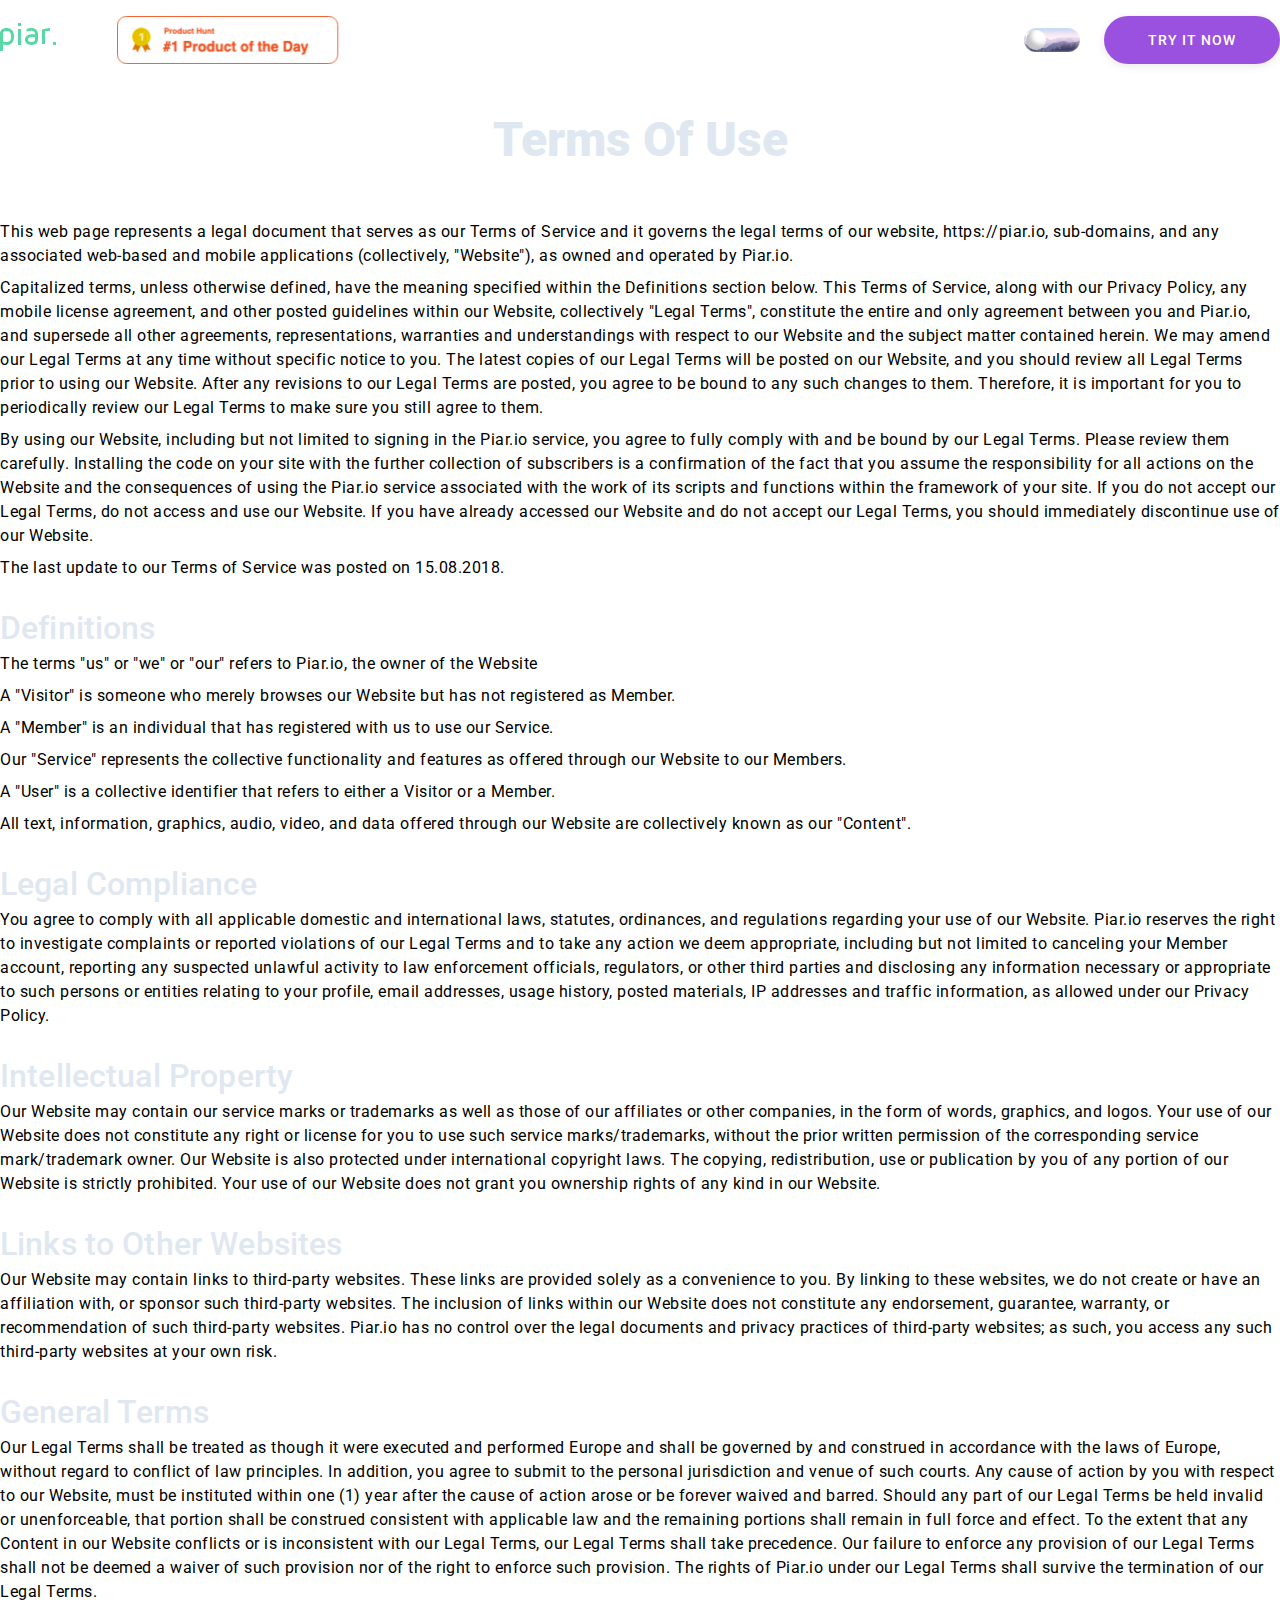
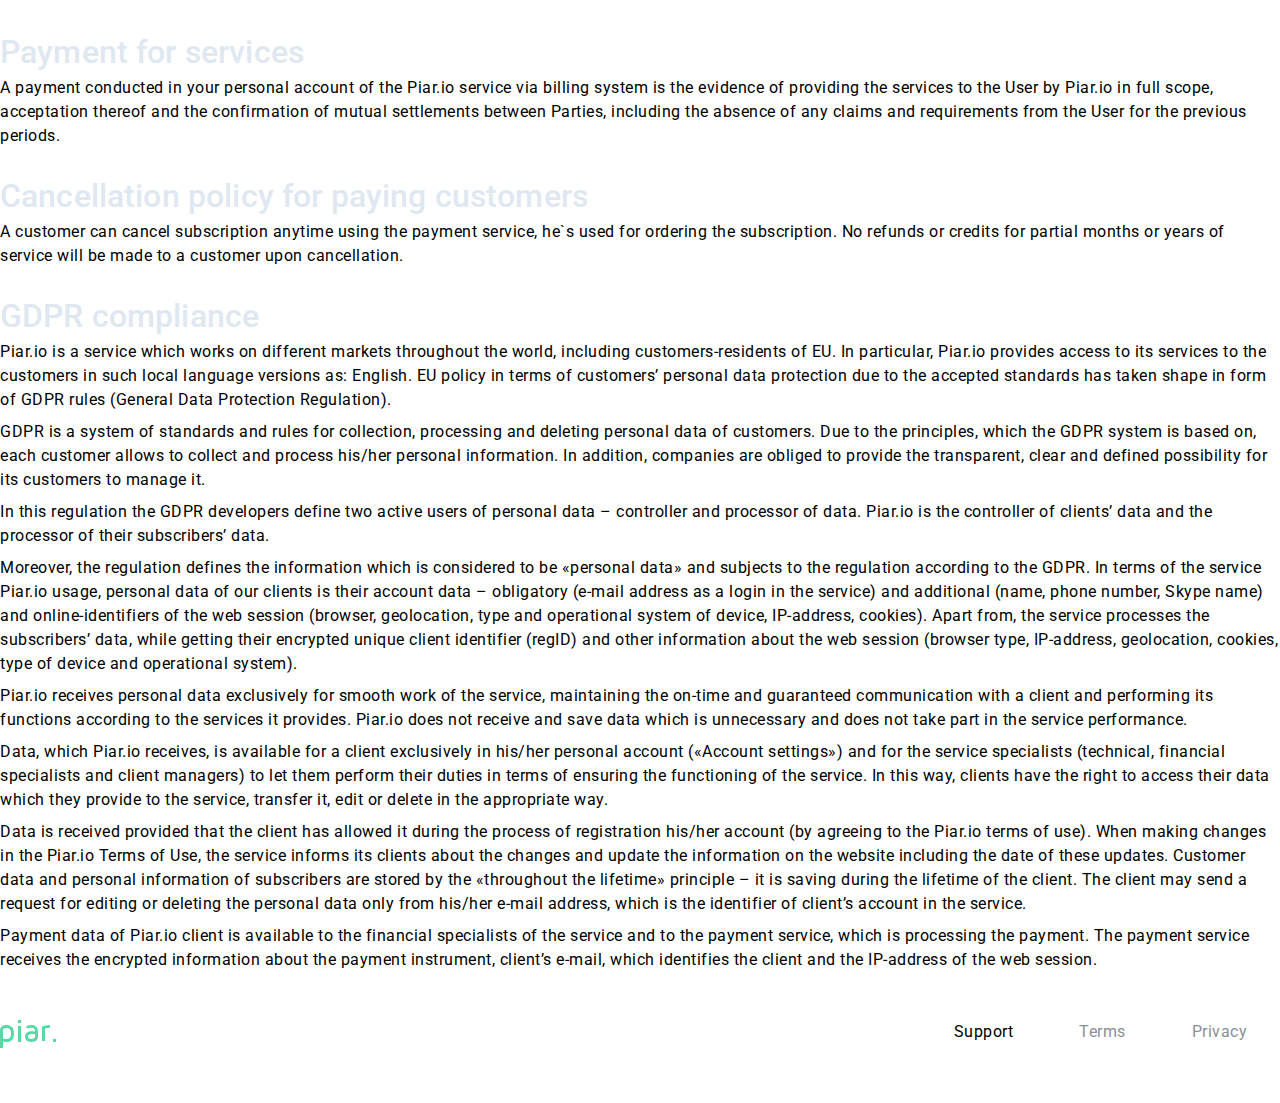
<file: page/terms/terms.html>
<!DOCTYPE html>
<html lang="en">
<head>
  <meta charset="UTF-8">
  <meta name="viewport" content="width=device-width, initial-scale=1.0">
  <title>Piar</title>
  <link href="https://fonts.googleapis.com/css2?family=Reenie+Beanie&display=swap" rel="stylesheet">
  <link rel="stylesheet" href="/css/style.css">
  <link href="https://fonts.googleapis.com/css2?family=Reenie+Beanie&display=swap" rel="stylesheet">
  <link href="https://fonts.googleapis.com/css2?family=Reenie+Beanie&family=Roboto:wght@400;500;900&display=swap" rel="stylesheet">
  <link rel="apple-touch-icon" sizes="180x180" href="/img/favicon/">
  <link rel="icon" type="image/png" sizes="32x32" href="/img/favicon/favicon-32x32.png">
  <link rel="icon" type="image/png" sizes="16x16" href="/img/favicon/favicon-32x32.png">
  <link rel="manifest" href="/img/favicon/site.webmanifest">
  <link rel="mask-icon" href="/img/favicon/safari-pinned-tab.svg" color="#5bbad5">
  <meta name="msapplication-TileColor" content="#da532c">
  <meta name="theme-color" content="#ffffff">
  <link rel="stylesheet" href="/libs/font-awesome-4.7.0/css/font-awesome.min.css">
</head>
<body>
  <header class="header" id="piario">
    <div class="container">
      <div class="head">
        <div class="head__pic">
          <a href="/index.html"><svg class="head__pic-logo" width="77" height="28" viewBox="0 0 77 28" fill="none" xmlns="http://www.w3.org/2000/svg">
          <path class="head__pic-logo-1" fill-rule="evenodd" clip-rule="evenodd" d="M21 3V0H18V3H21ZM3.00457 21.5046V28H0V10.3027C0 9.94814 0.0319635 9.59624 0.0958904 9.24702C0.159817 8.8978 0.322298 8.45457 0.583333 7.91731C0.844368 7.38005 1.19863 6.90726 1.64612 6.49895C2.09361 6.09063 2.76484 5.73873 3.65982 5.44324C4.55479 5.14775 5.59361 5 6.77626 5C7.38356 5 7.97755 5.05373 8.55822 5.16118C9.13889 5.26863 9.77283 5.51039 10.46 5.88648C11.1473 6.26256 11.7412 6.75146 12.242 7.35319C12.7428 7.95492 13.161 8.8011 13.4966 9.89173C13.8322 10.9824 14 12.2422 14 13.6713C14 15.3046 13.7789 16.6988 13.3368 17.8539C12.8946 19.009 12.2846 19.8659 11.5068 20.4247C10.7291 20.9834 9.93798 21.3837 9.13356 21.6254C8.32915 21.8672 7.44216 21.9881 6.4726 21.9881C5.26865 21.9881 4.11263 21.8269 3.00457 21.5046ZM3 18.3753C4.13067 18.7918 5.288 19 6.472 19C7.144 19 7.71733 18.9391 8.192 18.8172C8.66667 18.6953 9.13333 18.4617 9.592 18.1163C10.0507 17.771 10.4 17.2301 10.64 16.4938C10.88 15.7574 11 14.8255 11 13.6981C11 12.4894 10.88 11.4864 10.64 10.6891C10.4 9.89174 10.056 9.31025 9.608 8.9446C9.16 8.57895 8.71733 8.3301 8.28 8.19806C7.84267 8.06602 7.34133 8 6.776 8C4.25867 8 3 8.77701 3 10.331V18.3753ZM21 6V22H18V6H21ZM31.5607 22C32.6745 22 33.6565 21.8521 34.507 21.5565C35.3575 21.2608 35.9953 20.9086 36.4206 20.5C36.8458 20.0914 37.1824 19.6129 37.4305 19.0645C37.6785 18.5161 37.8355 18.0672 37.9013 17.7177C37.9671 17.3683 38 17.0161 38 16.6613V11.9032C38 9.67742 37.4128 7.97043 36.2383 6.78226C35.0639 5.59409 33.3984 5 31.2418 5C29.5814 5 28.0171 5.2957 26.5491 5.8871V8.46774C28.0678 7.91935 29.5004 7.64516 30.847 7.64516C32.3353 7.64516 33.406 7.94624 34.059 8.54839C34.712 9.15054 35.0689 10.1452 35.1297 11.5323C34.2185 11.4032 33.2769 11.3387 32.3049 11.3387C30.0269 11.3387 28.2399 11.7984 26.9439 12.7177C25.648 13.6371 25 14.914 25 16.5484C25 16.9032 25.0304 17.2634 25.0911 17.629C25.1519 17.9946 25.3113 18.457 25.5695 19.0161C25.8277 19.5753 26.1745 20.0591 26.6098 20.4677C27.0452 20.8763 27.6931 21.2339 28.5537 21.5403C29.4143 21.8468 30.4167 22 31.5607 22ZM31.58 19H31.6237C33.8746 19 35 18.1956 35 16.5867V14.1879C34.2821 14.0723 33.4186 14.0096 32.4096 14C32.0118 14 31.5946 14.0361 31.158 14.1084C30.7214 14.1806 30.2509 14.2938 29.7464 14.448C29.2419 14.6021 28.8247 14.8574 28.4948 15.2139C28.1649 15.5703 28 15.9942 28 16.4855C28 18.1618 29.1933 19 31.58 19ZM45.0201 21V8.31407C46.7122 7.89274 48.3722 7.6718 50 7.65125V5C47.4083 5 44.7416 5.52408 42 6.57225V21H45.0201ZM53 19H56V22H53V19Z" fill="#58D8A4"/>
          <path class="head__pic-logo-2" fill-rule="evenodd" clip-rule="evenodd" d="M69 2V5H66V2H69ZM69 18.9878V21.9894C68.8357 21.9965 68.6691 22 68.5 22C67.598 22 66.7647 21.8994 66 21.6982V18.4981C66.2599 18.6423 66.5215 18.7485 66.7846 18.8167C67.2564 18.9389 67.8282 19 68.5 19C68.6733 19 68.84 18.9959 69 18.9878ZM69 18.9878C69.4602 18.9644 69.8653 18.9074 70.2154 18.8167C70.6872 18.6944 71.1538 18.45 71.6154 18.0833C72.0769 17.7167 72.4231 17.1539 72.6538 16.3951C72.8846 15.6363 73 14.6713 73 13.5C73 12.3287 72.8846 11.3637 72.6538 10.6049C72.4231 9.84606 72.0769 9.28333 71.6154 8.91667C71.1538 8.55 70.6872 8.30556 70.2154 8.18333C69.7436 8.06111 69.1718 8 68.5 8C67.8282 8 67.2564 8.06111 66.7846 8.18333C66.3128 8.30556 65.8462 8.55 65.3846 8.91667C64.9231 9.28333 64.5744 9.84861 64.3385 10.6125C64.1128 11.3662 64 12.3287 64 13.5C64 14.6713 64.1154 15.6363 64.3462 16.3951C64.5769 17.1539 64.9231 17.7167 65.3846 18.0833C65.5887 18.2455 65.7939 18.3838 66 18.4981V10H69V18.9878ZM66 21.6982V23H69V21.9894C69.7689 21.9563 70.4849 21.8458 71.148 21.6578C71.9528 21.4297 72.7394 21.0418 73.5078 20.4943C74.2762 19.9468 74.8837 19.1229 75.3302 18.0228C75.7767 16.9227 76 15.5817 76 14C76 12.4183 75.7767 11.0773 75.3302 9.97719C74.8837 8.87706 74.2762 8.05323 73.5078 7.5057C72.7394 6.95817 71.9528 6.57034 71.148 6.34221C70.3432 6.11407 69.4605 6 68.5 6C67.5395 6 66.6568 6.11407 65.852 6.34221C65.0472 6.57034 64.2606 6.95817 63.4922 7.5057C62.7238 8.05323 62.1163 8.87706 61.6698 9.97719C61.2233 11.0773 61 12.4183 61 14C61 15.5817 61.2233 16.9252 61.6698 18.0304C62.1163 19.1255 62.7238 19.9468 63.4922 20.4943C64.2606 21.0418 65.0472 21.4297 65.852 21.6578C65.9011 21.6717 65.9504 21.6852 66 21.6982Z" fill="white"/>
          </svg></a>
          <a href="https://www.producthunt.com/" target="_blank"><img class="head__pic-PH" src="/img/ProductHunt1.png" alt="product hunt desk" width="222"></a>
        </div>
        
        <nav class="head__nav">
          <ul class="head__list">
            <li class="head__item js-scroll"><a class="js-scroll" href="/index.html#use-cases">Use cases</a></li>
            <li class="head__item js-scroll"><a class="js-scroll" href="/index.html#features">Features</a></li>
            <li class="head__item js-scroll"><a class="js-scroll" href="/index.html#pricing">Pricing</a></li>
          </ul>
          <div class="head__switch">
            <input type="checkbox" name="checkbox" class="switch" id="switch">
          </div>
          <a class="head__btn" href="#">Try it now</a>
        </nav>
      </div>
    </div>
  </header>

  <main class="main">
    <a class="fixed-btn" href="#">Try it now</a>
    <a class="back-top" id="back-top" title="up" href="!#"><i class="fa fa-arrow-circle-o-up" aria-hidden="true"></i></a>
    <div class="terms">
      <div class="container">
        <h1 class="terms__title h1">Terms Of Use</h1>
        <div class="terms__content">
          <p class="terms__desc
          ">This web page represents a legal document that serves as our Terms of Service and it governs the legal terms of our website, https://piar.io, sub-domains, and any associated web-based and mobile applications (collectively, "Website"), as owned and operated by Piar.io.</p>
          <p class="terms__desc
          ">Capitalized terms, unless otherwise defined, have the meaning specified within the Definitions section below. This Terms of Service, along with our Privacy Policy, any mobile license agreement, and other posted guidelines within our Website, collectively "Legal Terms", constitute the entire and only agreement between you and Piar.io, and supersede all other agreements, representations, warranties and understandings with respect to our Website and the subject matter contained herein. We may amend our Legal Terms at any time without specific notice to you. The latest copies of our Legal Terms will be posted on our Website, and you should review all Legal Terms prior to using our Website. After any revisions to our Legal Terms are posted, you agree to be bound to any such changes to them. Therefore, it is important for you to periodically review our Legal Terms to make sure you still agree to them.</p>
          <p class="terms__desc
          ">By using our Website, including but not limited to signing in the Piar.io service, you agree to fully comply with and be bound by our Legal Terms. Please review them carefully. Installing the code on your site with the further collection of subscribers is a confirmation of the fact that you assume the responsibility for all actions on the Website and the consequences of using the Piar.io service associated with the work of its scripts and functions within the framework of your site. If you do not accept our Legal Terms, do not access and use our Website. If you have already accessed our Website and do not accept our Legal Terms, you should immediately discontinue use of our Website.</p>
          <p class="terms__desc
          ">The last update to our Terms of Service was posted on 15.08.2018.</p>
          <h2 class="terms__subtitle h4" >Definitions</h2>
          <p class="terms__desc
          ">The terms "us" or "we" or "our" refers to Piar.io, the owner of the Website</p>
          <p class="terms__desc
          ">A "Visitor" is someone who merely browses our Website but has not registered as Member.</p>
          <p class="terms__desc
          ">A "Member" is an individual that has registered with us to use our Service.</p>
          <p class="terms__desc
          ">Our "Service" represents the collective functionality and features as offered through our Website to our Members.</p>
          <p class="terms__desc
          ">A "User" is a collective identifier that refers to either a Visitor or a Member.</p>
          <p class="terms__desc
          ">All text, information, graphics, audio, video, and data offered through our Website are collectively known as our "Content".</p>
          <h2 class="terms__subtitle h4" >Legal Compliance</h2>
          <p class="terms__desc
          ">You agree to comply with all applicable domestic and international laws, statutes, ordinances, and regulations regarding your use of our Website. Piar.io reserves the right to investigate complaints or reported violations of our Legal Terms and to take any action we deem appropriate, including but not limited to canceling your Member account, reporting any suspected unlawful activity to law enforcement officials, regulators, or other third parties and disclosing any information necessary or appropriate to such persons or entities relating to your profile, email addresses, usage history, posted materials, IP addresses and traffic information, as allowed under our Privacy Policy.</p>
          <h2 class="terms__subtitle h4" >Intellectual Property</h2>
          <p class="terms__desc
          ">Our Website may contain our service marks or trademarks as well as those of our affiliates or other companies, in the form of words, graphics, and logos. Your use of our Website does not constitute any right or license for you to use such service marks/trademarks, without the prior written permission of the corresponding service mark/trademark owner. Our Website is also protected under international copyright laws. The copying, redistribution, use or publication by you of any portion of our Website is strictly prohibited. Your use of our Website does not grant you ownership rights of any kind in our Website.</p>
          <h2 class="terms__subtitle h4" >Links to Other Websites</h2>
          <p class="terms__desc
          ">Our Website may contain links to third-party websites. These links are provided solely as a convenience to you. By linking to these websites, we do not create or have an affiliation with, or sponsor such third-party websites. The inclusion of links within our Website does not constitute any endorsement, guarantee, warranty, or recommendation of such third-party websites. Piar.io has no control over the legal documents and privacy practices of third-party websites; as such, you access any such third-party websites at your own risk.</p>
          <h2 class="terms__subtitle h4" >General Terms</h2>
          <p class="terms__desc
          ">Our Legal Terms shall be treated as though it were executed and performed Europe and shall be governed by and construed in accordance with the laws of Europe, without regard to conflict of law principles. In addition, you agree to submit to the personal jurisdiction and venue of such courts. Any cause of action by you with respect to our Website, must be instituted within one (1) year after the cause of action arose or be forever waived and barred. Should any part of our Legal Terms be held invalid or unenforceable, that portion shall be construed consistent with applicable law and the remaining portions shall remain in full force and effect. To the extent that any Content in our Website conflicts or is inconsistent with our Legal Terms, our Legal Terms shall take precedence. Our failure to enforce any provision of our Legal Terms shall not be deemed a waiver of such provision nor of the right to enforce such provision. The rights of Piar.io under our Legal Terms shall survive the termination of our Legal Terms.</p>
          <h2 class="terms__subtitle h4" >Payment for services</h2>
          <p class="terms__desc
          ">A payment conducted in your personal account of the Piar.io service via billing system is the evidence of providing the services to the User by Piar.io in full scope, acceptation thereof and the confirmation of mutual settlements between Parties, including the absence of any claims and requirements from the User for the previous periods.</p>
          <h2 class="terms__subtitle h4" >Cancellation policy for paying customers</h2>
          <p class="terms__desc
          ">A customer can cancel subscription anytime using the payment service, he`s used for ordering the subscription. No refunds or credits for partial months or years of service will be made to a customer upon cancellation.</p>
          <h2 class="terms__subtitle h4" >GDPR compliance</h2>
          <p class="terms__desc
          ">Piar.io is a service which works on different markets throughout the world, including customers-residents of EU. In particular, Piar.io provides access to its services to the customers in such local language versions as: English. EU policy in terms of customers’ personal data protection due to the accepted standards has taken shape in form of GDPR rules (General Data Protection Regulation).</p>
          <p class="terms__desc
          ">GDPR is a system of standards and rules for collection, processing and deleting personal data of customers. Due to the principles, which the GDPR system is based on, each customer allows to collect and process his/her personal information. In addition, companies are obliged to provide the transparent, clear and defined possibility for its customers to manage it.</p>
          <p class="terms__desc
          ">In this regulation the GDPR developers define two active users of personal data – controller and processor of data. Piar.io is the controller of clients’ data and the processor of their subscribers’ data.</p>
          <p class="terms__desc
          ">Moreover, the regulation defines the information which is considered to be «personal data» and subjects to the regulation according to the GDPR. In terms of the service Piar.io usage, personal data of our clients is their account data – obligatory (e-mail address as a login in the service) and additional (name, phone number, Skype name) and online-identifiers of the web session (browser, geolocation, type and operational system of device, IP-address, cookies). Apart from, the service processes the subscribers’ data, while getting their encrypted unique client identifier (regID) and other information about the web session (browser type, IP-address, geolocation, cookies, type of device and operational system).</p>
          <p class="terms__desc
          ">Piar.io receives personal data exclusively for smooth work of the service, maintaining the on-time and guaranteed communication with a client and performing its functions according to the services it provides. Piar.io does not receive and save data which is unnecessary and does not take part in the service performance.</p>
          <p class="terms__desc
          ">Data, which Piar.io receives, is available for a client exclusively in his/her personal account («Account settings») and for the service specialists (technical, financial specialists and client managers) to let them perform their duties in terms of ensuring the functioning of the service. In this way, clients have the right to access their data which they provide to the service, transfer it, edit or delete in the appropriate way.</p>
          <p class="terms__desc
          ">Data is received provided that the client has allowed it during the process of registration his/her account (by agreeing to the Piar.io terms of use). When making changes in the Piar.io Terms of Use, the service informs its clients about the changes and update the information on the website including the date of these updates. Customer data and personal information of subscribers are stored by the «throughout the lifetime» principle – it is saving during the lifetime of the client. The client may send a request for editing or deleting the personal data only from his/her e-mail address, which is the identifier of client’s account in the service.</p>
          <p class="terms__desc
          ">Payment data of Piar.io client is available to the financial specialists of the service and to the payment service, which is processing the payment. The payment service receives the encrypted information about the payment instrument, client’s e-mail, which identifies the client and the IP-address of the web session.</p>
        </div>
      </div>
    </div>
  </main>
  
  
  <footer class="footer">
    <div class="container">
      <div class="footer__wrap">
        <div class="footer__logo">
          <a class="js-scroll" href="#piario"><svg class="footer__pic-logo" width="77" height="28" viewBox="0 0 77 28" fill="none" xmlns="http://www.w3.org/2000/svg">
              <path class="footer__pic-logo-1" fill-rule="evenodd" clip-rule="evenodd" d="M21 3V0H18V3H21ZM3.00457 21.5046V28H0V10.3027C0 9.94814 0.0319635 9.59624 0.0958904 9.24702C0.159817 8.8978 0.322298 8.45457 0.583333 7.91731C0.844368 7.38005 1.19863 6.90726 1.64612 6.49895C2.09361 6.09063 2.76484 5.73873 3.65982 5.44324C4.55479 5.14775 5.59361 5 6.77626 5C7.38356 5 7.97755 5.05373 8.55822 5.16118C9.13889 5.26863 9.77283 5.51039 10.46 5.88648C11.1473 6.26256 11.7412 6.75146 12.242 7.35319C12.7428 7.95492 13.161 8.8011 13.4966 9.89173C13.8322 10.9824 14 12.2422 14 13.6713C14 15.3046 13.7789 16.6988 13.3368 17.8539C12.8946 19.009 12.2846 19.8659 11.5068 20.4247C10.7291 20.9834 9.93798 21.3837 9.13356 21.6254C8.32915 21.8672 7.44216 21.9881 6.4726 21.9881C5.26865 21.9881 4.11263 21.8269 3.00457 21.5046ZM3 18.3753C4.13067 18.7918 5.288 19 6.472 19C7.144 19 7.71733 18.9391 8.192 18.8172C8.66667 18.6953 9.13333 18.4617 9.592 18.1163C10.0507 17.771 10.4 17.2301 10.64 16.4938C10.88 15.7574 11 14.8255 11 13.6981C11 12.4894 10.88 11.4864 10.64 10.6891C10.4 9.89174 10.056 9.31025 9.608 8.9446C9.16 8.57895 8.71733 8.3301 8.28 8.19806C7.84267 8.06602 7.34133 8 6.776 8C4.25867 8 3 8.77701 3 10.331V18.3753ZM21 6V22H18V6H21ZM31.5607 22C32.6745 22 33.6565 21.8521 34.507 21.5565C35.3575 21.2608 35.9953 20.9086 36.4206 20.5C36.8458 20.0914 37.1824 19.6129 37.4305 19.0645C37.6785 18.5161 37.8355 18.0672 37.9013 17.7177C37.9671 17.3683 38 17.0161 38 16.6613V11.9032C38 9.67742 37.4128 7.97043 36.2383 6.78226C35.0639 5.59409 33.3984 5 31.2418 5C29.5814 5 28.0171 5.2957 26.5491 5.8871V8.46774C28.0678 7.91935 29.5004 7.64516 30.847 7.64516C32.3353 7.64516 33.406 7.94624 34.059 8.54839C34.712 9.15054 35.0689 10.1452 35.1297 11.5323C34.2185 11.4032 33.2769 11.3387 32.3049 11.3387C30.0269 11.3387 28.2399 11.7984 26.9439 12.7177C25.648 13.6371 25 14.914 25 16.5484C25 16.9032 25.0304 17.2634 25.0911 17.629C25.1519 17.9946 25.3113 18.457 25.5695 19.0161C25.8277 19.5753 26.1745 20.0591 26.6098 20.4677C27.0452 20.8763 27.6931 21.2339 28.5537 21.5403C29.4143 21.8468 30.4167 22 31.5607 22ZM31.58 19H31.6237C33.8746 19 35 18.1956 35 16.5867V14.1879C34.2821 14.0723 33.4186 14.0096 32.4096 14C32.0118 14 31.5946 14.0361 31.158 14.1084C30.7214 14.1806 30.2509 14.2938 29.7464 14.448C29.2419 14.6021 28.8247 14.8574 28.4948 15.2139C28.1649 15.5703 28 15.9942 28 16.4855C28 18.1618 29.1933 19 31.58 19ZM45.0201 21V8.31407C46.7122 7.89274 48.3722 7.6718 50 7.65125V5C47.4083 5 44.7416 5.52408 42 6.57225V21H45.0201ZM53 19H56V22H53V19Z" fill="#58D8A4"/>
              <path class="footer__pic-logo-2" fill-rule="evenodd" clip-rule="evenodd" d="M69 2V5H66V2H69ZM69 18.9878V21.9894C68.8357 21.9965 68.6691 22 68.5 22C67.598 22 66.7647 21.8994 66 21.6982V18.4981C66.2599 18.6423 66.5215 18.7485 66.7846 18.8167C67.2564 18.9389 67.8282 19 68.5 19C68.6733 19 68.84 18.9959 69 18.9878ZM69 18.9878C69.4602 18.9644 69.8653 18.9074 70.2154 18.8167C70.6872 18.6944 71.1538 18.45 71.6154 18.0833C72.0769 17.7167 72.4231 17.1539 72.6538 16.3951C72.8846 15.6363 73 14.6713 73 13.5C73 12.3287 72.8846 11.3637 72.6538 10.6049C72.4231 9.84606 72.0769 9.28333 71.6154 8.91667C71.1538 8.55 70.6872 8.30556 70.2154 8.18333C69.7436 8.06111 69.1718 8 68.5 8C67.8282 8 67.2564 8.06111 66.7846 8.18333C66.3128 8.30556 65.8462 8.55 65.3846 8.91667C64.9231 9.28333 64.5744 9.84861 64.3385 10.6125C64.1128 11.3662 64 12.3287 64 13.5C64 14.6713 64.1154 15.6363 64.3462 16.3951C64.5769 17.1539 64.9231 17.7167 65.3846 18.0833C65.5887 18.2455 65.7939 18.3838 66 18.4981V10H69V18.9878ZM66 21.6982V23H69V21.9894C69.7689 21.9563 70.4849 21.8458 71.148 21.6578C71.9528 21.4297 72.7394 21.0418 73.5078 20.4943C74.2762 19.9468 74.8837 19.1229 75.3302 18.0228C75.7767 16.9227 76 15.5817 76 14C76 12.4183 75.7767 11.0773 75.3302 9.97719C74.8837 8.87706 74.2762 8.05323 73.5078 7.5057C72.7394 6.95817 71.9528 6.57034 71.148 6.34221C70.3432 6.11407 69.4605 6 68.5 6C67.5395 6 66.6568 6.11407 65.852 6.34221C65.0472 6.57034 64.2606 6.95817 63.4922 7.5057C62.7238 8.05323 62.1163 8.87706 61.6698 9.97719C61.2233 11.0773 61 12.4183 61 14C61 15.5817 61.2233 16.9252 61.6698 18.0304C62.1163 19.1255 62.7238 19.9468 63.4922 20.4943C64.2606 21.0418 65.0472 21.4297 65.852 21.6578C65.9011 21.6717 65.9504 21.6852 66 21.6982Z" fill="white"/>
              </svg></a>
        </div>
        <nav class="footer__nav">
          <ul class="footer__list">
            <li class="footer__item">Support</li>
            <li class="footer__item"><a href="/page/terms/terms.html">Terms</a></li>
            <li class="footer__item"><a href="/page/privacy/privacy.html">Privacy</a></li>
          </ul>
        </nav>
      </div>
    </div>
  </footer>
  <script src="/libs/jquery/jquery-3.5.1.min.js"></script>
  <script src="/js/main.js"></script>
</body>
</html>
</file>
<file: css/style_1440.css>
@media (max-width: 1439px) {
  .container {
    max-width: 960px;
  }
  .pricing__tariff {
    padding: 20px;
  }
  .subscription__wrap {
    max-width: 1000px;
    -webkit-column-gap: 50px;
            column-gap: 50px;
  }
}
/*# sourceMappingURL=style_1440.css.map */
</file>
<file: css/style_1024.css>
@media (max-width: 1023px) {
  .container {
    max-width: 700px;
    padding: 0 10px;
  }
  .head__list {
    display: none;
  }
  .intro__wrap {
    display: -webkit-box;
    display: -ms-flexbox;
    display: flex;
    -webkit-box-orient: vertical;
    -webkit-box-direction: normal;
        -ms-flex-direction: column;
            flex-direction: column;
  }
  .intro__desc {
    width: 100%;
  }
  .intro__form {
    max-width: 100%;
  }
  .intro__btn {
    padding: 0;
  }
  .benefits__group {
    display: -webkit-box;
    display: -ms-flexbox;
    display: flex;
    -webkit-box-orient: vertical;
    -webkit-box-direction: normal;
        -ms-flex-direction: column;
            flex-direction: column;
  }
  .features__wrap {
    -webkit-box-orient: vertical;
    -webkit-box-direction: normal;
        -ms-flex-direction: column;
            flex-direction: column;
  }
  .features__tools {
    -ms-grid-columns: (1fr)[2];
        grid-template-columns: repeat(2, 1fr);
  }
  .features__right {
    width: 50%;
    text-align: center;
    margin: 50px auto 0;
  }
  .features__right-pic {
    margin: auto;
  }
  .impact__wrap {
    display: -webkit-box;
    display: -ms-flexbox;
    display: flex;
    -webkit-box-orient: vertical;
    -webkit-box-direction: reverse;
        -ms-flex-direction: column-reverse;
            flex-direction: column-reverse;
  }
  .development__wrap {
    display: block;
    padding: 0;
  }
  .development__pic {
    display: none;
  }
  .pricing__tariffs {
    -webkit-column-gap: 36px;
            column-gap: 36px;
  }
  .pricing__tariff {
    padding: 10px;
    margin: 10px 0;
  }
  .pricing__tariff-title {
    -webkit-box-orient: vertical;
    -webkit-box-direction: normal;
        -ms-flex-direction: column;
            flex-direction: column;
  }
  .pricing__tariff-title button {
    display: block;
    margin-top: 20px;
  }
  .pricing__tariff-list {
    font-size: 13px;
    line-height: 26px;
  }
  .pricing__tariff .currency {
    font-size: 26px;
    line-height: 32px;
  }
  .pricing__tariff .price {
    font-size: 38px;
    line-height: 44px;
  }
  .pricing__tariff .period {
    font-size: 16px;
    line-height: 18px;
  }
  .subscription__wrap {
    display: block;
    text-align: center;
    -webkit-box-align: stretch;
        -ms-flex-align: stretch;
            align-items: stretch;
    width: 90%;
    margin: 0 auto;
  }
  .subscription .h2 {
    margin-bottom: 52px;
  }
}
/*# sourceMappingURL=style_1024.css.map */
</file>
<file: css/style_768.css>
@media (max-width: 767px) {
  .head {
    padding-bottom: 24px;
  }
  .head__pic-PH {
    display: none;
  }
  .head__pic-logo {
    padding: 0;
  }
  .head__btn {
    margin-left: 12px;
  }
  .fixed-btn {
    top: 5px;
    right: 5px;
  }
  .back-top i {
    bottom: 0;
    right: 5px;
  }
  .intro {
    padding: 24px 0 48px;
  }
  .intro__desc {
    width: 100%;
  }
  .intro__form {
    margin-top: 26px;
  }
  .intro__pic {
    margin-top: 26px;
  }
  .benefits {
    padding: 48px 0;
  }
  .benefits__group {
    padding-bottom: 74px;
  }
  .benefits__pic {
    margin-top: 26px;
  }
  .features__wrap {
    padding: 48px 0;
  }
  .features__tools {
    -ms-grid-columns: (1fr)[1];
        grid-template-columns: repeat(1, 1fr);
    -webkit-column-gap: 48px;
            column-gap: 48px;
    row-gap: 24px;
  }
  .features__right {
    width: 100%;
  }
  .impact {
    padding: 0;
  }
  .impact__wrap {
    padding: 15px;
  }
  .development {
    padding: 96px 0 48px;
  }
  .development__map {
    -ms-grid-columns: (1fr)[1];
        grid-template-columns: repeat(1, 1fr);
  }
  .pricing {
    padding: 48px 0;
  }
  .pricing__switch {
    margin: 0 10px;
  }
  .pricing__tariffs {
    -ms-grid-columns: (1fr)[1];
        grid-template-columns: repeat(1, 1fr);
  }
  .subscription {
    padding: 48px 0;
  }
  .footer__wrap {
    display: block;
    text-align: center;
  }
  .footer__logo {
    margin-bottom: 26px;
  }
  .footer__list {
    display: block;
  }
  .footer__item {
    margin: 0;
  }
}
/*# sourceMappingURL=style_768.css.map */
</file>
<file: css/style.css>
/* http://meyerweb.com/eric/tools/css/reset/ 
  v2.0 | 20110126
  License: none (public domain)
*/
@import url("https://fonts.googleapis.com/css2?family=Reenie+Beanie&display=swap");
@import url("https://fonts.googleapis.com/css2?family=Reenie+Beanie&family=Roboto:wght@400;500;900&display=swap");
html, body, div, span, applet, object, iframe,
h1, h2, h3, h4, h5, h6, p, blockquote, pre,
a, abbr, acronym, address, big, cite, code,
del, dfn, em, img, ins, kbd, q, s, samp,
small, strike, strong, sub, sup, tt, var,
b, u, i, center,
dl, dt, dd, ol, ul, li,
fieldset, form, label, legend,
table, caption, tbody, tfoot, thead, tr, th, td,
article, aside, canvas, details, embed,
figure, figcaption, footer, header, hgroup,
menu, nav, output, ruby, section, summary,
time, mark, audio, video {
  margin: 0;
  padding: 0;
  border: 0;
  font-size: 100%;
  font: inherit;
  vertical-align: baseline;
}

/* HTML5 display-role reset for older browsers */
article, aside, details, figcaption, figure,
footer, header, hgroup, menu, nav, section {
  display: block;
}

body {
  line-height: 1;
}

ol, ul {
  list-style: none;
}

blockquote, q {
  quotes: none;
}

blockquote:before, blockquote:after,
q:before, q:after {
  content: '';
  content: none;
}

body {
  font-family: 'Roboto', sans-serif;
  font-size: 16px;
  letter-spacing: 0.5px;
  line-height: 24px;
}

@media (max-width: 767px) {
  body {
    font-size: 14px;
    line-height: 21px;
  }
}

h1, .h1 {
  color: #DFE7F1;
  font-size: 48px;
  font-weight: 900;
  letter-spacing: 0;
  line-height: 56px;
  margin-bottom: 52px;
}

@media (max-width: 1023px) {
  h1, .h1 {
    font-size: 40px;
    line-height: 48px;
  }
}

@media (max-width: 767px) {
  h1, .h1 {
    font-size: 26px;
    line-height: 40px;
    margin-bottom: 26px;
  }
}

h2, .h2 {
  color: #DFE7F1;
  font-size: 48px;
  font-weight: 900;
  letter-spacing: 0;
  line-height: 56px;
  margin-bottom: 52px;
}

@media (max-width: 1023px) {
  h2, .h2 {
    font-size: 40px;
    line-height: 48px;
  }
}

@media (max-width: 767px) {
  h2, .h2 {
    font-size: 26px;
    line-height: 40px;
    margin-bottom: 26px;
  }
}

h3, .h3 {
  color: #DFE7F1;
  font-family: Roboto;
  font-size: 20px;
  font-weight: 500;
  letter-spacing: 0.15px;
  line-height: 32px;
}

@media (max-width: 1023px) {
  h3, .h3 {
    font-size: 18px;
    line-height: 28px;
  }
}

@media (max-width: 767px) {
  h3, .h3 {
    font-size: 16px;
    line-height: 26px;
  }
}

h4, .h4 {
  color: #DFE7F1;
  font-family: Roboto;
  font-size: 32px;
  font-weight: 500;
  letter-spacing: 0.15px;
  line-height: 32px;
  margin: 32px 0 0 0;
}

@media (max-width: 1023px) {
  h4, .h4 {
    font-size: 32px;
    line-height: 28px;
  }
}

@media (max-width: 767px) {
  h4, .h4 {
    font-size: 32px;
    line-height: 26px;
  }
}

.decoration-text {
  display: block;
  font-family: "Reenie Beanie";
  font-size: 48px;
  font-weight: 500;
  letter-spacing: 0;
  line-height: 56px;
}

@media (max-width: 1023px) {
  .decoration-text {
    font-size: 40px;
    line-height: 48px;
  }
}

@media (max-width: 767px) {
  .decoration-text {
    font-size: 26px;
    line-height: 40px;
  }
}

.text-lg {
  color: #8A8F98;
  font-family: Roboto;
  font-size: 20px;
  font-weight: 400;
  letter-spacing: 0;
  line-height: 32px;
}

@media (max-width: 1023px) {
  .text-lg {
    font-size: 18px;
    line-height: 28px;
  }
}

@media (max-width: 767px) {
  .text-lg {
    font-size: 14px;
    line-height: 22px;
  }
}

/* Terms page */
.head__btn, .fixed-btn, .intro__btn, .impact__btn, .pricing__tariff:hover button, .pricing__tariff-title button, .subscription__btn {
  height: 48px;
  border-radius: 24px;
  border: none;
  background-color: #58D8A4;
  -webkit-box-shadow: 0 2px 8px 0 rgba(141, 141, 141, 0.2);
          box-shadow: 0 2px 8px 0 rgba(141, 141, 141, 0.2);
  color: #FFFFFF;
  font-size: 14px;
  font-weight: 500;
  letter-spacing: 1px;
  line-height: 16px;
  text-transform: uppercase;
  padding: 0 44px;
  cursor: pointer;
  outline: none;
  text-decoration: none;
  display: -webkit-box;
  display: -ms-flexbox;
  display: flex;
  -webkit-box-pack: center;
      -ms-flex-pack: center;
          justify-content: center;
  -webkit-box-align: center;
      -ms-flex-align: center;
          align-items: center;
}

.head__btn:hover, .fixed-btn:hover, .intro__btn:hover, .impact__btn:hover, .pricing__tariff:hover button:hover, .pricing__tariff-title button:hover, .subscription__btn:hover {
  opacity: .9;
}

@media (max-width: 1023px) {
  .head__btn, .fixed-btn, .intro__btn, .impact__btn, .pricing__tariff:hover button, .pricing__tariff-title button, .subscription__btn {
    padding: 0 20px;
  }
}

@media (max-width: 767px) {
  .head__btn, .fixed-btn, .intro__btn, .impact__btn, .pricing__tariff:hover button, .pricing__tariff-title button, .subscription__btn {
    height: 38;
    padding: 0 20px;
    font-size: 12px;
  }
}

.input {
  position: relative;
  width: 100%;
}

.input form {
  margin-bottom: 8px;
}

.input p {
  text-transform: uppercase;
  text-align: center;
  font-size: 10px;
  font-weight: 500;
  letter-spacing: 1.5px;
  line-height: 16px;
}

.input input {
  -webkit-box-sizing: border-box;
          box-sizing: border-box;
  width: 100%;
  height: 64px;
  border-radius: 32px;
  outline: none;
  border: 1px solid #8A8F98;
  padding: 0 192px 0 32px;
}

@media (max-width: 1023px) {
  .input input {
    height: 108px;
    padding: 0 32px 60px;
  }
}

@media (max-width: 767px) {
  .input input {
    height: 106px;
    border-radius: 24px;
    padding: 16px 32px 60px;
  }
}

.input__form-btn {
  margin: 0 8px;
  padding: 0 8px;
}

@media (max-width: 1023px) {
  .input button, .input a {
    width: 98%;
    top: 54px;
    right: 50%;
    -webkit-transform: translate(50%, 0);
            transform: translate(50%, 0);
  }
}

.switch {
  position: relative;
  width: 56px;
  height: 24px;
  margin: 0px;
  -moz-appearance: none;
       appearance: none;
  -webkit-appearance: none;
  background-image: url("[data-uri]");
  background-size: cover;
  background-repeat: no-repeat;
  border-radius: 12px;
  -webkit-box-shadow: inset 0px 0px 2px rgba(255, 255, 255, 0.7);
          box-shadow: inset 0px 0px 2px rgba(255, 255, 255, 0.7);
  -webkit-transition: background-image .7s ease-in-out;
  transition: background-image .7s ease-in-out;
  outline: none;
  cursor: pointer;
  overflow: hidden;
}

.switch:checked {
  background-image: url("[data-uri]");
  background-size: cover;
  -webkit-transition: background-image 1s ease-in-out;
  transition: background-image 1s ease-in-out;
}

.switch:after {
  content: '';
  width: 20px;
  height: 20px;
  border-radius: 50%;
  background-color: #fff;
  position: absolute;
  left: 2px;
  top: 2px;
  -webkit-transform: translateX(0px);
          transform: translateX(0px);
  -webkit-animation: off 0.7s forwards cubic-bezier(0.8, 0.5, 0.2, 1.4);
          animation: off 0.7s forwards cubic-bezier(0.8, 0.5, 0.2, 1.4);
  -webkit-box-shadow: inset 5px -5px 4px rgba(53, 53, 53, 0.3);
          box-shadow: inset 5px -5px 4px rgba(53, 53, 53, 0.3);
}

@-webkit-keyframes off {
  0% {
    -webkit-transform: translateX(32px);
            transform: translateX(32px);
    width: 20px;
  }
  50% {
    width: 30px;
    border-radius: 10px;
  }
  100% {
    -webkit-transform: translateX(0px);
            transform: translateX(0px);
    width: 20px;
  }
}

@keyframes off {
  0% {
    -webkit-transform: translateX(32px);
            transform: translateX(32px);
    width: 20px;
  }
  50% {
    width: 30px;
    border-radius: 10px;
  }
  100% {
    -webkit-transform: translateX(0px);
            transform: translateX(0px);
    width: 20px;
  }
}

.switch:checked:after {
  -webkit-animation: on 0.7s forwards cubic-bezier(0.8, 0.5, 0.2, 1.4);
          animation: on 0.7s forwards cubic-bezier(0.8, 0.5, 0.2, 1.4);
  -webkit-box-shadow: inset -5px -5px 4px rgba(53, 53, 53, 0.3);
          box-shadow: inset -5px -5px 4px rgba(53, 53, 53, 0.3);
}

@-webkit-keyframes on {
  0% {
    -webkit-transform: translateX(0px);
            transform: translateX(0px);
    width: 20px;
  }
  50% {
    width: 30px;
    border-radius: 10px;
  }
  100% {
    -webkit-transform: translateX(32px);
            transform: translateX(32px);
    width: 20px;
  }
}

@keyframes on {
  0% {
    -webkit-transform: translateX(0px);
            transform: translateX(0px);
    width: 20px;
  }
  50% {
    width: 30px;
    border-radius: 10px;
  }
  100% {
    -webkit-transform: translateX(32px);
            transform: translateX(32px);
    width: 20px;
  }
}

.switch:checked:before {
  content: '';
  width: 8px;
  height: 8px;
  border-radius: 50%;
  position: absolute;
  left: 12px;
  top: 5px;
  -webkit-filter: blur(0px);
          filter: blur(0px);
  background-color: #f5daaa;
  -webkit-box-shadow: 0px 0px 10px #f5deb4, 0px 0px 20px #f5deb4, 0px 0px 30px #f5deb4, inset 0px 0px 2px #efd3a3;
          box-shadow: 0px 0px 10px #f5deb4, 0px 0px 20px #f5deb4, 0px 0px 30px #f5deb4, inset 0px 0px 2px #efd3a3;
  -webkit-transform-origin: 18px 5px;
          transform-origin: 18px 5px;
  -webkit-animation: moon .7s forwards ease;
          animation: moon .7s forwards ease;
}

@-webkit-keyframes moon {
  0% {
    -webkit-transform: rotate(170deg);
            transform: rotate(170deg);
    -webkit-filter: blur(0px);
            filter: blur(0px);
  }
  50% {
    -webkit-filter: blur(0px);
            filter: blur(0px);
  }
  90% {
    background-color: transparent;
    -webkit-box-shadow: -3px 1px 0px #fff;
            box-shadow: -3px 1px 0px #fff;
    -webkit-filter: blur(0px);
            filter: blur(0px);
  }
  100% {
    -webkit-transform: rotate(0deg);
            transform: rotate(0deg);
    background-color: transparent;
    -webkit-box-shadow: -3px 1px 0px #fff;
            box-shadow: -3px 1px 0px #fff;
    -webkit-filter: blur(0px);
            filter: blur(0px);
  }
}

@keyframes moon {
  0% {
    -webkit-transform: rotate(170deg);
            transform: rotate(170deg);
    -webkit-filter: blur(0px);
            filter: blur(0px);
  }
  50% {
    -webkit-filter: blur(0px);
            filter: blur(0px);
  }
  90% {
    background-color: transparent;
    -webkit-box-shadow: -3px 1px 0px #fff;
            box-shadow: -3px 1px 0px #fff;
    -webkit-filter: blur(0px);
            filter: blur(0px);
  }
  100% {
    -webkit-transform: rotate(0deg);
            transform: rotate(0deg);
    background-color: transparent;
    -webkit-box-shadow: -3px 1px 0px #fff;
            box-shadow: -3px 1px 0px #fff;
    -webkit-filter: blur(0px);
            filter: blur(0px);
  }
}

.switch:before {
  content: '';
  width: 8px;
  height: 8px;
  border-radius: 50%;
  position: absolute;
  left: -6px;
  top: 6px;
  -webkit-transform-origin: 27px 5px;
          transform-origin: 27px 5px;
  background-color: transparent;
  -webkit-box-shadow: 5px -1px 0px #fff;
          box-shadow: 5px -1px 0px #fff;
  -webkit-filter: blur(0px);
          filter: blur(0px);
  -webkit-animation: sun .7s forwards ease;
          animation: sun .7s forwards ease;
}

@-webkit-keyframes sun {
  0% {
    -webkit-transform: rotate(0deg);
            transform: rotate(0deg);
    background-color: transparent;
    -webkit-box-shadow: -3px 1px 0px #fff;
            box-shadow: -3px 1px 0px #fff;
    -webkit-filter: blur(0px);
            filter: blur(0px);
  }
  50% {
    background-color: transparent;
    -webkit-box-shadow: -3px 1px 0px #fff;
            box-shadow: -3px 1px 0px #fff;
    -webkit-filter: blur(0px);
            filter: blur(0px);
  }
  90% {
    background-color: #f5daaa;
    -webkit-box-shadow: 0px 0px 10px #f5deb4, 0px 0px 20px #f5deb4, 0px 0px 30px #f5deb4, inset 0px 0px 2px #efd3a3;
            box-shadow: 0px 0px 10px #f5deb4, 0px 0px 20px #f5deb4, 0px 0px 30px #f5deb4, inset 0px 0px 2px #efd3a3;
    -webkit-filter: blur(1px);
            filter: blur(1px);
  }
  100% {
    -webkit-transform: rotate(170deg);
            transform: rotate(170deg);
    background-color: #f5daaa;
    -webkit-box-shadow: 0px 0px 10px #f5deb4, 0px 0px 20px #f5deb4, 0px 0px 30px #f5deb4, inset 0px 0px 2px #efd3a3;
            box-shadow: 0px 0px 10px #f5deb4, 0px 0px 20px #f5deb4, 0px 0px 30px #f5deb4, inset 0px 0px 2px #efd3a3;
    -webkit-filter: blur(1px);
            filter: blur(1px);
  }
}

@keyframes sun {
  0% {
    -webkit-transform: rotate(0deg);
            transform: rotate(0deg);
    background-color: transparent;
    -webkit-box-shadow: -3px 1px 0px #fff;
            box-shadow: -3px 1px 0px #fff;
    -webkit-filter: blur(0px);
            filter: blur(0px);
  }
  50% {
    background-color: transparent;
    -webkit-box-shadow: -3px 1px 0px #fff;
            box-shadow: -3px 1px 0px #fff;
    -webkit-filter: blur(0px);
            filter: blur(0px);
  }
  90% {
    background-color: #f5daaa;
    -webkit-box-shadow: 0px 0px 10px #f5deb4, 0px 0px 20px #f5deb4, 0px 0px 30px #f5deb4, inset 0px 0px 2px #efd3a3;
            box-shadow: 0px 0px 10px #f5deb4, 0px 0px 20px #f5deb4, 0px 0px 30px #f5deb4, inset 0px 0px 2px #efd3a3;
    -webkit-filter: blur(1px);
            filter: blur(1px);
  }
  100% {
    -webkit-transform: rotate(170deg);
            transform: rotate(170deg);
    background-color: #f5daaa;
    -webkit-box-shadow: 0px 0px 10px #f5deb4, 0px 0px 20px #f5deb4, 0px 0px 30px #f5deb4, inset 0px 0px 2px #efd3a3;
            box-shadow: 0px 0px 10px #f5deb4, 0px 0px 20px #f5deb4, 0px 0px 30px #f5deb4, inset 0px 0px 2px #efd3a3;
    -webkit-filter: blur(1px);
            filter: blur(1px);
  }
}

@media (prefers-color-scheme: dark) {
  /* defaults to dark theme */
  body {
    -webkit-transition: .7s;
    transition: .7s;
    color: #8A8F98;
    background: #1d1f22;
  }
  body.light-theme {
    color: #40466e;
    background-color: #F8FAFF;
  }
  body.light-theme h2, body.light-theme .h1 {
    color: #40466e;
  }
  body.light-theme h2, body.light-theme .h2 {
    color: #40466e;
  }
  body.light-theme h3, body.light-theme .h3 {
    color: #40466e;
  }
  body.light-theme .head__item a {
    color: #40466e;
  }
  body.light-theme .head__pic-logo-2 {
    fill: #40466e;
  }
  body.light-theme .features__right-desc {
    color: #40466e;
  }
  body.light-theme .impact__wrap {
    background-color: #ffffff;
  }
  body.light-theme .development {
    background: -webkit-gradient(linear, left top, left bottom, from(#F8FAFF), color-stop(8.98%, #ffffff), color-stop(91.23%, #ffffff), to(#F8FAFF));
    background: linear-gradient(180deg, #F8FAFF 0%, #ffffff 8.98%, #ffffff 91.23%, #F8FAFF 100%);
  }
  body.light-theme .pricing__tariff {
    background-color: #ffffff;
  }
  body.light-theme .pricing__tariff-list {
    color: #40466e;
  }
  body.light-theme .subscription {
    background-color: #40466e;
  }
  body.light-theme .subscription .h2 {
    color: #F8FAFF;
  }
  body.light-theme .footer__pic-logo-2 {
    fill: #40466e;
  }
}

img {
  display: block;
}

.container {
  max-width: 1296px;
  margin: 0 auto;
}

.visually-hidden {
  position: absolute;
  clip: rect(0 0 0 0);
  width: 1px;
  height: 1px;
  margin: -1px;
}

.head {
  display: -webkit-box;
  display: -ms-flexbox;
  display: flex;
  -webkit-box-pack: justify;
      -ms-flex-pack: justify;
          justify-content: space-between;
  padding: 16px 0 48px 0;
  vertical-align: middle;
}

.head__pic {
  display: -webkit-inline-box;
  display: -ms-inline-flexbox;
  display: inline-flex;
  -webkit-box-pack: center;
      -ms-flex-pack: center;
          justify-content: center;
  -webkit-box-align: center;
      -ms-flex-align: center;
          align-items: center;
}

.head__pic-logo {
  padding-right: 40px;
}

.head__nav {
  display: -webkit-box;
  display: -ms-flexbox;
  display: flex;
}

.head__list {
  display: -webkit-box;
  display: -ms-flexbox;
  display: flex;
  -webkit-box-align: center;
      -ms-flex-align: center;
          align-items: center;
  margin: 0;
}

.head__switch {
  display: -webkit-box;
  display: -ms-flexbox;
  display: flex;
  -webkit-box-pack: center;
      -ms-flex-pack: center;
          justify-content: center;
  -webkit-box-align: center;
      -ms-flex-align: center;
          align-items: center;
}

.head__btn {
  margin-left: 24px;
  background-color: #9B51E0;
}

.head__item {
  list-style: none;
}

.head__item a {
  color: #fff;
  margin: 0 24px;
  font-size: 14px;
  font-weight: 500;
  letter-spacing: 1px;
  line-height: 16px;
  text-transform: uppercase;
  text-decoration: none;
}

.fixed-btn {
  background-color: #9B51E0;
  position: fixed;
  top: 16px;
  right: 30px;
  opacity: 0;
  -webkit-transition: all .1s ease-in-out;
  transition: all .1s ease-in-out;
  z-index: 1000;
}

.fixed-btn:hover {
  background-color: rgba(155, 81, 224, 0.9);
}

.back-top {
  display: none;
}

.back-top i {
  position: fixed;
  bottom: 20px;
  right: 50px;
  color: #8A8F98;
  font-size: 50px;
  z-index: 1000;
}

.back-top i:hover {
  color: rgba(138, 143, 152, 0.9);
}

.intro {
  padding: 48px 0 94px;
}

.intro__wrap {
  display: -ms-grid;
  display: grid;
  -ms-grid-columns: 51.23457% 42.59259%;
      grid-template-columns: 51.23457% 42.59259%;
  -webkit-column-gap: 3.85802%;
          column-gap: 3.85802%;
  -webkit-box-align: center;
      -ms-flex-align: center;
          align-items: center;
}

.intro .decoration-text {
  color: #58D8A4;
}

.intro__desc {
  width: 77.10843%;
}

.intro__form {
  margin-top: 52px;
  max-width: 512px;
}

.intro__btn {
  position: absolute;
  top: 8px;
  right: 8px;
  background-color: #FF934F;
}

.intro__pic {
  width: 100%;
  margin-top: 50px;
}

.benefits {
  padding: 144px 0;
}

.benefits__group {
  display: -ms-grid;
  display: grid;
  -ms-grid-columns: 39.50617% 52.39198%;
      grid-template-columns: 39.50617% 52.39198%;
  -webkit-column-gap: 8.10185%;
          column-gap: 8.10185%;
  -webkit-box-align: center;
      -ms-flex-align: center;
          align-items: center;
  padding-bottom: 192px;
}

.benefits__group:nth-child(even) {
  -ms-grid-columns: 52.39198% 39.50617%;
      grid-template-columns: 52.39198% 39.50617%;
  -ms-grid-row: -1;
      grid-row-start: -1;
}

.benefits__group:nth-child(1) .decoration-text {
  color: #FF934F;
}

.benefits__group:nth-child(2) .decoration-text {
  color: #9B51E0;
}

.benefits__group:last-child {
  padding-bottom: 0;
}

.benefits__group:last-child .decoration-text {
  color: #33C6C7;
}

.benefits__pic img {
  width: 100%;
}

.benefits__pic-reverse {
  -ms-grid-row: -1;
      grid-row-start: -1;
}

.features__wrap {
  display: -webkit-box;
  display: -ms-flexbox;
  display: flex;
  padding: 96px 0;
}

.features .decoration-text {
  color: #FF934F;
}

.features__tools {
  display: -ms-grid;
  display: grid;
  -ms-grid-columns: (1fr)[3];
      grid-template-columns: repeat(3, 1fr);
  -webkit-column-gap: 96px;
          column-gap: 96px;
  row-gap: 48px;
}

.features__tools .features__tool-pic {
  margin-bottom: 24px;
}

.features__tools .features__tool-title {
  margin-bottom: 8px;
}

.features__right {
  display: block;
  margin-top: 60px;
  text-align: right;
  width: 100%;
}

.features__right-desc {
  color: #DFE7F1;
}

.features__right-pic {
  display: -webkit-box;
  display: -ms-flexbox;
  display: flex;
  -webkit-box-align: center;
      -ms-flex-align: center;
          align-items: center;
  height: 100%;
  margin-left: auto;
}

.features__right-pic img {
  width: 80%;
  height: auto;
}

.impact {
  padding: 60px 54px;
}

.impact__wrap {
  display: -ms-grid;
  display: grid;
  -ms-grid-columns: 3fr 2fr;
      grid-template-columns: 3fr 2fr;
  -webkit-column-gap: 60px;
          column-gap: 60px;
  padding: 0 70px;
  background-color: #28292C;
  border: 0 solid hidden;
  border-radius: 16px;
}

.impact__wrap img {
  width: 100%;
}

.impact__info {
  width: 100%;
  margin: auto 0;
}

.impact__info h2 {
  margin-bottom: 16px;
}

.impact__info .decoration-text {
  color: #FF934F;
}

.impact__btn {
  background-color: #FF934F;
  margin: 40px 0;
}

.development {
  background-color: #5d647b;
  background: -webkit-gradient(linear, left top, left bottom, from(#212224), color-stop(8.98%, #28292C), color-stop(91.23%, #28292C), to(#212224));
  background: linear-gradient(180deg, #212224 0%, #28292C 8.98%, #28292C 91.23%, #212224 100%);
  padding-top: 140px;
  padding-bottom: 128px;
}

.development__title {
  text-align: center;
}

.development__title .decoration-text {
  color: #9B51E0;
}

.development__wrap {
  display: -ms-grid;
  display: grid;
  -ms-grid-columns: 1fr 2fr;
      grid-template-columns: 1fr 2fr;
  -webkit-column-gap: 128px;
          column-gap: 128px;
  -webkit-box-pack: center;
      -ms-flex-pack: center;
          justify-content: center;
  -webkit-box-align: center;
      -ms-flex-align: center;
          align-items: center;
  padding: 0 72px;
}

.development__pic img {
  width: 100%;
  -webkit-box-pack: center;
      -ms-flex-pack: center;
          justify-content: center;
  -webkit-box-align: center;
      -ms-flex-align: center;
          align-items: center;
}

.development__map {
  display: -ms-grid;
  display: grid;
  -ms-grid-columns: 1fr 1fr;
      grid-template-columns: 1fr 1fr;
  -webkit-column-gap: 96px;
          column-gap: 96px;
  row-gap: 64px;
}

.development__item-icon {
  margin-bottom: 24px;
}

.development__item-title {
  margin-bottom: 8px;
}

.development__item-voting {
  display: -webkit-box;
  display: -ms-flexbox;
  display: flex;
  -webkit-box-orient: vertical;
  -webkit-box-direction: normal;
      -ms-flex-direction: column;
          flex-direction: column;
}

.development__item-voting form {
  margin-top: 24px;
}

.pricing {
  padding: 96px 0 128px;
}

.pricing__wrap {
  text-align: center;
}

.pricing__wrap .decoration-text {
  color: #FF934F;
}

.pricing__select {
  display: -webkit-box;
  display: -ms-flexbox;
  display: flex;
  -webkit-box-pack: center;
      -ms-flex-pack: center;
          justify-content: center;
  -webkit-box-align: center;
      -ms-flex-align: center;
          align-items: center;
  margin-bottom: 42px;
}

.pricing__select span:first-child {
  color: #58D8A4;
}

.pricing__select span:last-child {
  color: #9B51E0;
}

.pricing__switch {
  -webkit-appearance: none;
     -moz-appearance: none;
          appearance: none;
  width: 58px;
  height: 24px;
  background-color: #8A8F98;
  border-radius: 12px;
  position: relative;
  outline: none;
  cursor: pointer;
  margin: 0 50px;
  -webkit-transition: 0.3s;
  transition: 0.3s;
}

.pricing__switch::before {
  content: '';
  position: absolute;
  height: 20px;
  width: 20px;
  background-color: #58D8A4;
  border-radius: 50%;
  top: 2px;
  left: 2px;
}

.pricing__switch::after {
  content: '';
  position: absolute;
  font-family: "Reenie Beanie";
  font-size: 32px;
  letter-spacing: 0;
  line-height: 40px;
  color: #8A8F98;
  left: 96px;
  white-space: nowrap;
}

.pricing__switch:checked::before {
  background-color: #9B51E0;
  left: 36px;
}

.pricing__tariffs {
  display: -ms-grid;
  display: grid;
  -ms-grid-columns: (1fr)[3];
      grid-template-columns: repeat(3, 1fr);
  -webkit-column-gap: 48px;
          column-gap: 48px;
}

.pricing__tariff {
  display: -webkit-box;
  display: -ms-flexbox;
  display: flex;
  -webkit-box-orient: vertical;
  -webkit-box-direction: normal;
      -ms-flex-direction: column;
          flex-direction: column;
  background-color: #1C1D1F;
  border-radius: 24px;
  -webkit-box-shadow: 0 2px 16px 0 rgba(0, 0, 0, 0.2);
          box-shadow: 0 2px 16px 0 rgba(0, 0, 0, 0.2);
  padding: 64px 48px 50px;
}

.pricing__tariff .decoration-text, .pricing__tariff li::marker, .pricing__tariff span {
  color: #58D8A4;
}

.pricing__tariff button {
  background-color: #58D8A4;
}

.pricing__tariff:hover button {
  display: block;
}

.pricing__tariff-title {
  display: -webkit-box;
  display: -ms-flexbox;
  display: flex;
  -webkit-box-pack: justify;
      -ms-flex-pack: justify;
          justify-content: space-between;
  margin-bottom: 36px;
}

.pricing__tariff-title button {
  padding: 0 24px;
  display: none;
}

.pricing__tariff-list {
  text-align: start;
  list-style-type: disc;
  list-style-position: inside;
  color: #FFFFFF;
  letter-spacing: 0.5px;
  line-height: 32px;
  margin-bottom: 48px;
}

.pricing__tariff-price {
  text-align: start;
  margin: auto 0 0 0;
}

.pricing__tariff .currency {
  font-size: 32px;
  letter-spacing: 0;
  line-height: 40px;
}

.pricing__tariff .price {
  font-size: 48px;
  font-weight: 900;
  letter-spacing: 0;
  line-height: 56px;
  margin: 0 8px;
}

.pricing__tariff .period {
  font-size: 20px;
  font-weight: 500;
  letter-spacing: 0.15px;
  line-height: 24px;
}

.pricing__tariff:nth-child(2) .decoration-text, .pricing__tariff:nth-child(2) li::marker, .pricing__tariff:nth-child(2) span {
  color: #FF934F;
}

.pricing__tariff:nth-child(2) button {
  background-color: #FF934F;
}

.pricing__tariff:nth-child(2) li:first-child {
  color: #8A8F98;
  margin-bottom: 32px;
}

.pricing__tariff:nth-child(3) .decoration-text, .pricing__tariff:nth-child(3) li::marker, .pricing__tariff:nth-child(3) span {
  color: #9B51E0;
}

.pricing__tariff:nth-child(3) button {
  background-color: #9B51E0;
}

.pricing__tariff:nth-child(3) li:first-child {
  color: #8A8F98;
  margin-bottom: 32px;
}

.subscription {
  padding: 76px 0;
  background-color: #121314;
}

.subscription__wrap {
  display: -ms-grid;
  display: grid;
  -ms-grid-columns: 1fr 1fr;
      grid-template-columns: 1fr 1fr;
  -webkit-column-gap: 170px;
          column-gap: 170px;
  -webkit-box-pack: center;
      -ms-flex-pack: center;
          justify-content: center;
  -webkit-box-align: center;
      -ms-flex-align: center;
          align-items: center;
  max-width: 1072px;
  margin: 0 auto;
}

.subscription .h2 {
  margin: 0;
}

.subscription .decoration-text {
  color: #9B51E0;
  text-align: center;
}

.subscription__btn {
  position: absolute;
  top: 8px;
  right: 8px;
  background-color: #9B51E0;
}

.subscription form {
  width: 100%;
}

.footer {
  padding: 48px 0;
}

.footer__wrap {
  display: -webkit-box;
  display: -ms-flexbox;
  display: flex;
  -webkit-box-pack: justify;
      -ms-flex-pack: justify;
          justify-content: space-between;
}

.footer__list {
  display: -webkit-box;
  display: -ms-flexbox;
  display: flex;
}

.footer__item {
  margin: 0 33px;
}

.footer:last-child {
  margin-right: 0;
}

.footer a {
  color: #8A8F98;
  text-decoration: none;
}

/* Page Terms */
.terms__title {
  text-align: center;
}

.terms__desc {
  margin-top: 8px;
}

/* Page Privacy */
.privacy__title {
  text-align: center;
}

.privacy__desc {
  margin-top: 8px;
}

.privacy__item {
  list-style-type: disc;
  margin-top: 10px;
  margin-left: 16px;
}
/*# sourceMappingURL=style.css.map */
</file>
